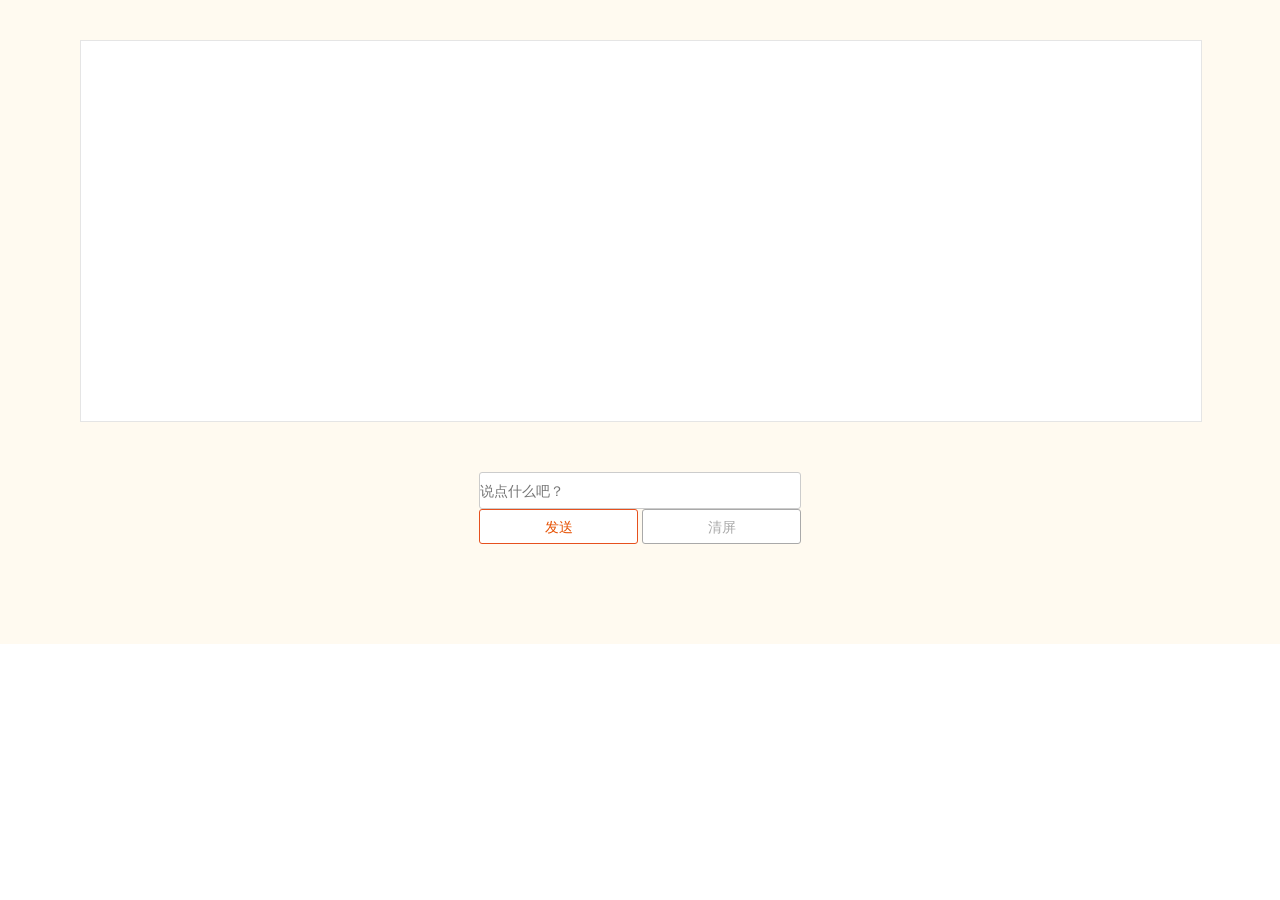
<file: day6/index.html>
<!DOCTYPE html>
<html lang="en">
<head>
  <meta charset="UTF-8">
  <meta name="viewport" content="width=device-width, initial-scale=1.0">
  <title>弹幕墙</title>
  <style>
    .con {
      background-color: floralwhite;
      padding: 40px 80px 80px;
    }
    #screen {
      background-color: #fff;
      width: 100%;
      height: 380px;
      border: 1px solid rgb(229, 229, 229);
      font-size: 14px;
    }

    .content {
      border: 1px solid rgb(204, 204, 204);
      border-radius: 3px;
      width: 320px;
      height: 35px;
      font-size: 14px;
      margin-top: 30px;

    }

    .send {
      border: 1px solid rgb(230, 80, 30);
      color: rgb(230, 80, 0);
      border-radius: 3px;
      text-align: center;
      padding: 0;
      height: 35px;
      line-height: 35px;
      font-size: 14px;
      width: 159px;
      background-color: white;
    }

    .clear {
      border: 1px solid;
      color: darkgray;
      border-radius: 3px;
      text-align: center;
      padding: 0;
      height: 35px;
      line-height: 35px;
      font-size: 14px;
      width: 159px;
      background-color: white;
    }

    .edit {
      margin: 20px;
      text-align: center;
    }

    .text {
      position: absolute;
    }
    *{
      margin: 0;
      padding: 0;
    }

    .dm_show{
      margin: 30px;
    }
</style>
</head>
<body>
  <div class="con">      
    <div id="screen">
      <div class="dm_show">
        <!-- <div>text message</div> -->
      </div>
    </div>
    <div class="edit">
      <p>
        <input placeholder="说点什么吧？" class="content" type="text" />
      </p>
      <p>
        <input type="button" class="send" value="发送" />
        <input type="button" class="clear" value="清屏" />
      </p>
    </div>   
  </div>
  <script type="text/javascript" src="https://cdn.staticfile.org/jquery/1.10.2/jquery.min.js"></script>
<script>
      $(function() {
        //设置“发送”按钮点击事件，将弹幕体显示在弹幕墙上
        $('.send').click(function() {
          var radomColors=parseInt(Math.random() * colors.length);//随机颜色
            var radomsize=parseInt(Math.random() * 64)
            var radomY=parseInt(Math.random()*500);//弹幕出现的随机高度
            $("<span></span>").text($(".content").val())//创建一个span并且给他input值
           .css("color",colors[radomColors]) //给样式增加随机生成的颜色
            .css("font-size",radomsize)
            /*.animate({left:-500},5000,function(){
                $(this).remove();}//让字体按5000毫秒的速度向左移动移动
            ).appendTo(".dm_show");
            $(".content").val("");*/
          //获取文本输入框的内容
          var val = $('.content').val();
          //将文本框的内容赋值给val后，将文本框的内容清除，以便用户下一次输入
          $('.content').val('');
          //将文本框内容用div包裹起来，便于后续处理
          var $content = $('<div class="text">' + val + '</div>');
          //获取弹幕墙对象
          $screen = $(document.getElementById("screen"));
          //设置弹幕体出现时的上边距，为任意值
          var top = Math.random() * $screen.height()+40;
          var radomColors=parseInt(Math.random() * colors.length);//随机颜色
          //设置弹幕体的上边距和左边距
          $content.css({
            top: top + "px",
            right: 80
          });
          //将弹幕体添加到弹幕墙中
          $('.dm_show').append($content);
          //弹幕体从左端移动到最右侧，时间为8秒，然后直接删除该元素
          $content.animate({
            right: $screen.width()+80-$content.width()
          }, 8000, function() {
            $(this).remove();
          });
        });
        //设置“清屏”点击事件，清除弹幕墙中的所有内容
        $('.clear').click(function() {
          $('.dm_show').empty();
        });
      });
</script>
</body>
</html>
</file>
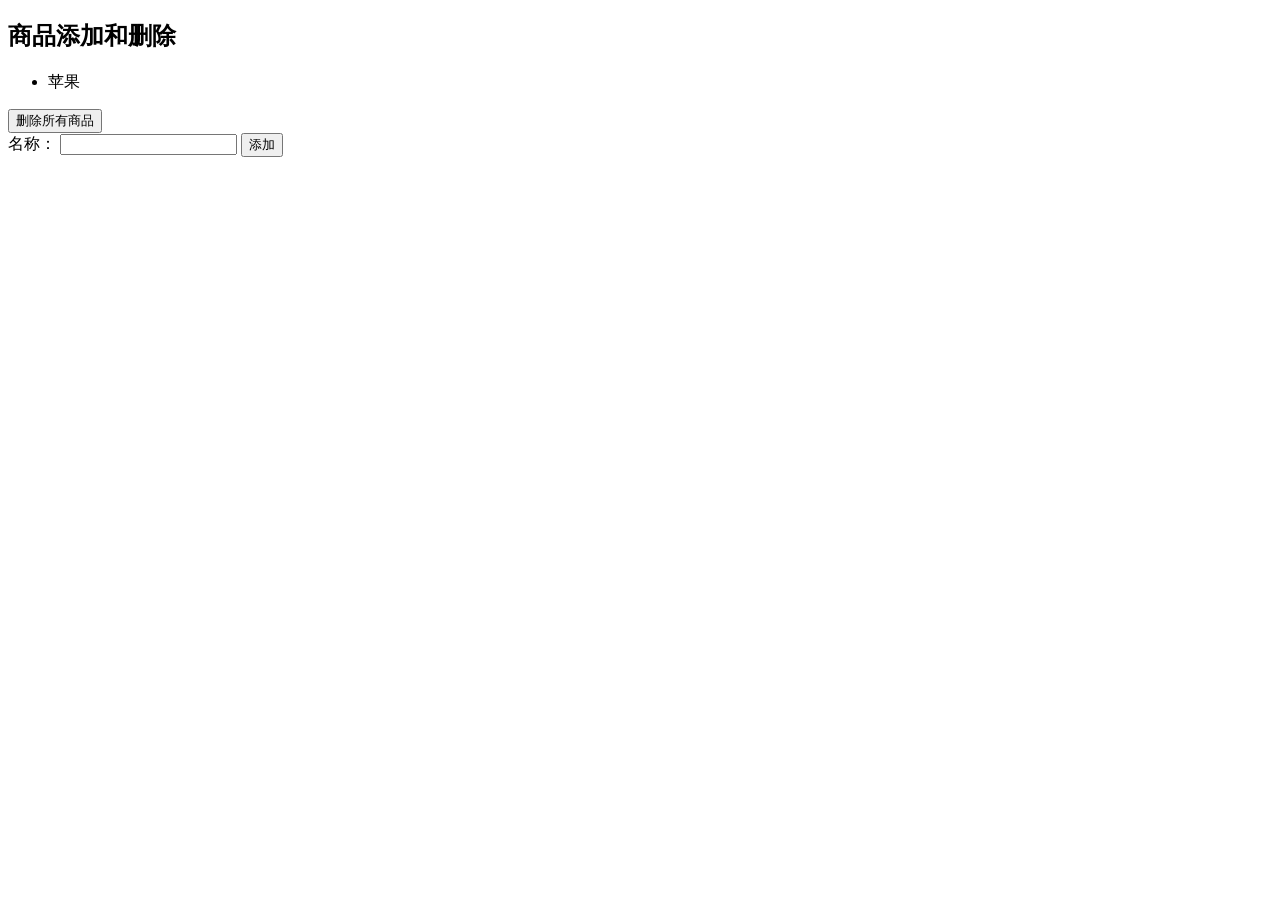
<file: day7/index.html>
<!DOCTYPE html>
<html lang="en">
<head>
    <meta charset="UTF-8">
    <meta name="viewport" content="width=device-width, initial-scale=1.0">
    <title>商品添加和删除</title>
    <style>
        .danger{
            color: red;
        }
    </style>
</head>
<body>
    <h2>商品添加和删除</h2>
    <div id="message"></div>
    <ul id="goods">
        <li>苹果</li>
    </ul>
    <div>
       <button id="delAllBtn"> 删除所有商品</button>
    </div>
    <div>
        <span>名称：</span>
        <input type="text" id="name">
        <button id="add">添加</button>
    </div>
    <script src="https://cdn.staticfile.org/jquery/1.10.2/jquery.min.js"></script>
    <script>  
            $(document).ready(function(){
            $('#add').click(function(){
                console.log('value:', $('#name').val());
                $('#goods').append('<li>'+$('#name').val()+'</li>');
                $('#message').html('添加了新商品:'+$('#name').val());
                $('#message').removeClass('danger');
                $('#goods li').click(function(){
                    $('#message').html('删除了商品:'+$(this).text());
                    $('#message').addClass('danger');
                    $(this).remove();
                });
            });
            $('#goods li').click(function(){
                $('#message').html('删除了商品:'+$(this).text());
                $('#message').addClass('danger');
                $(this).remove();
            });
            $('#delAllBtn').click(function(){
                $('#goods li').remove();
            })
        });
    </script> 
</body>
</html>
</file>
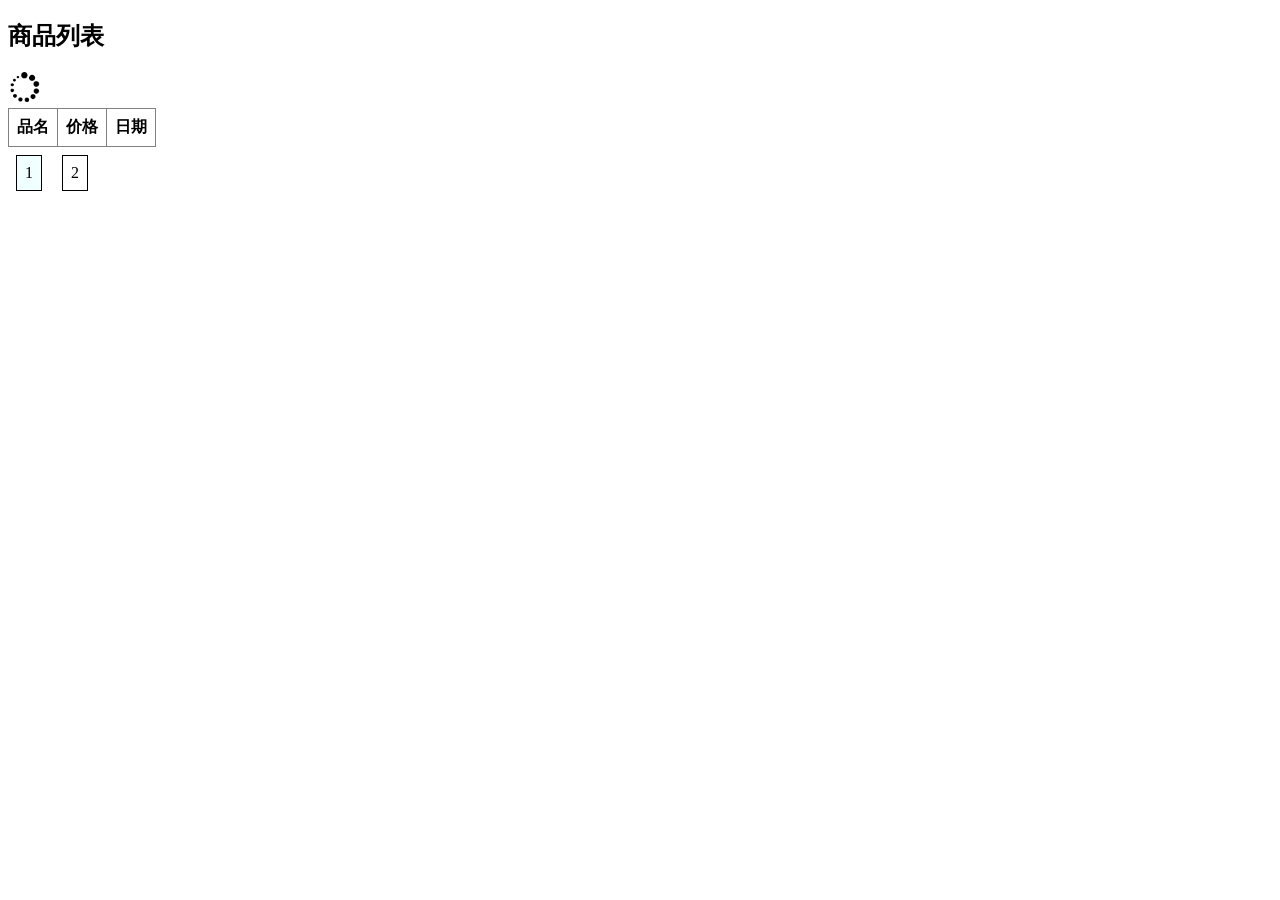
<file: day8/index.html>
<!DOCTYPE html> 
 <html lang="en"> 
 <head> 
     <meta charset="UTF-8"> 
     <meta name="viewport" content="width=device-width, initial-scale=1.0"> 
    <title>商品添加和删除</title> 
     <style> 
     #message { 
         color:red; 
     } 
     #goods th,td{ 
         padding:8px; 
     } 
     #pagination { 
         list-style-type: none; 
         margin:0; 
         padding:0; 
     } 
     #pagination li { 
         display:inline-block; 
         border:1px solid black; 
         padding: 8px; 
         margin: 8px; 
     } 
     #pagination li:hover { 
         cursor:pointer; 
     } 
     #pagination li.active { 
         background-color:azure; 
     } 
     #mask { 
         position: absolute; 
         top:0; 
         left:0; 
         width:100%; 
         height:100%; 
         background-color: black; 
         opacity: 0.2; 
         z-index: 1000; 
         text-align: center; 
     } 
     </style> 
 </head> 
 <body> 
     <h2>商品列表</h2> 
     <div > 
         <img id="loading" src="images/Loading.png"  style="width:32px;height:32px;"> 
         <div style="position:relative;"> 
             <table id="goods" border="1" style="border-collapse: collapse;"> 
                 <tr> 
                     <th>品名</th> 
                     <th>价格</th> 
                     <th>日期</th> 
                </tr> 
             </table> 
 
 
         </div> 
 
 
         <div> 
             <ul id="pagination"> 
                 <li class="active">1</li> 
                 <li>2</li> 
             </ul> 
         </div> 
     </div> 
 
 
     <script src="https://apps.bdimg.com/libs/jquery/2.1.4/jquery.min.js"></script> 
     <script src="https://cdn.bootcdn.net/ajax/libs/axios/0.19.2/axios.min.js"></script> 
     <script src="js/index.js"> 
    </script> 
</body> 
 </html>
</file>
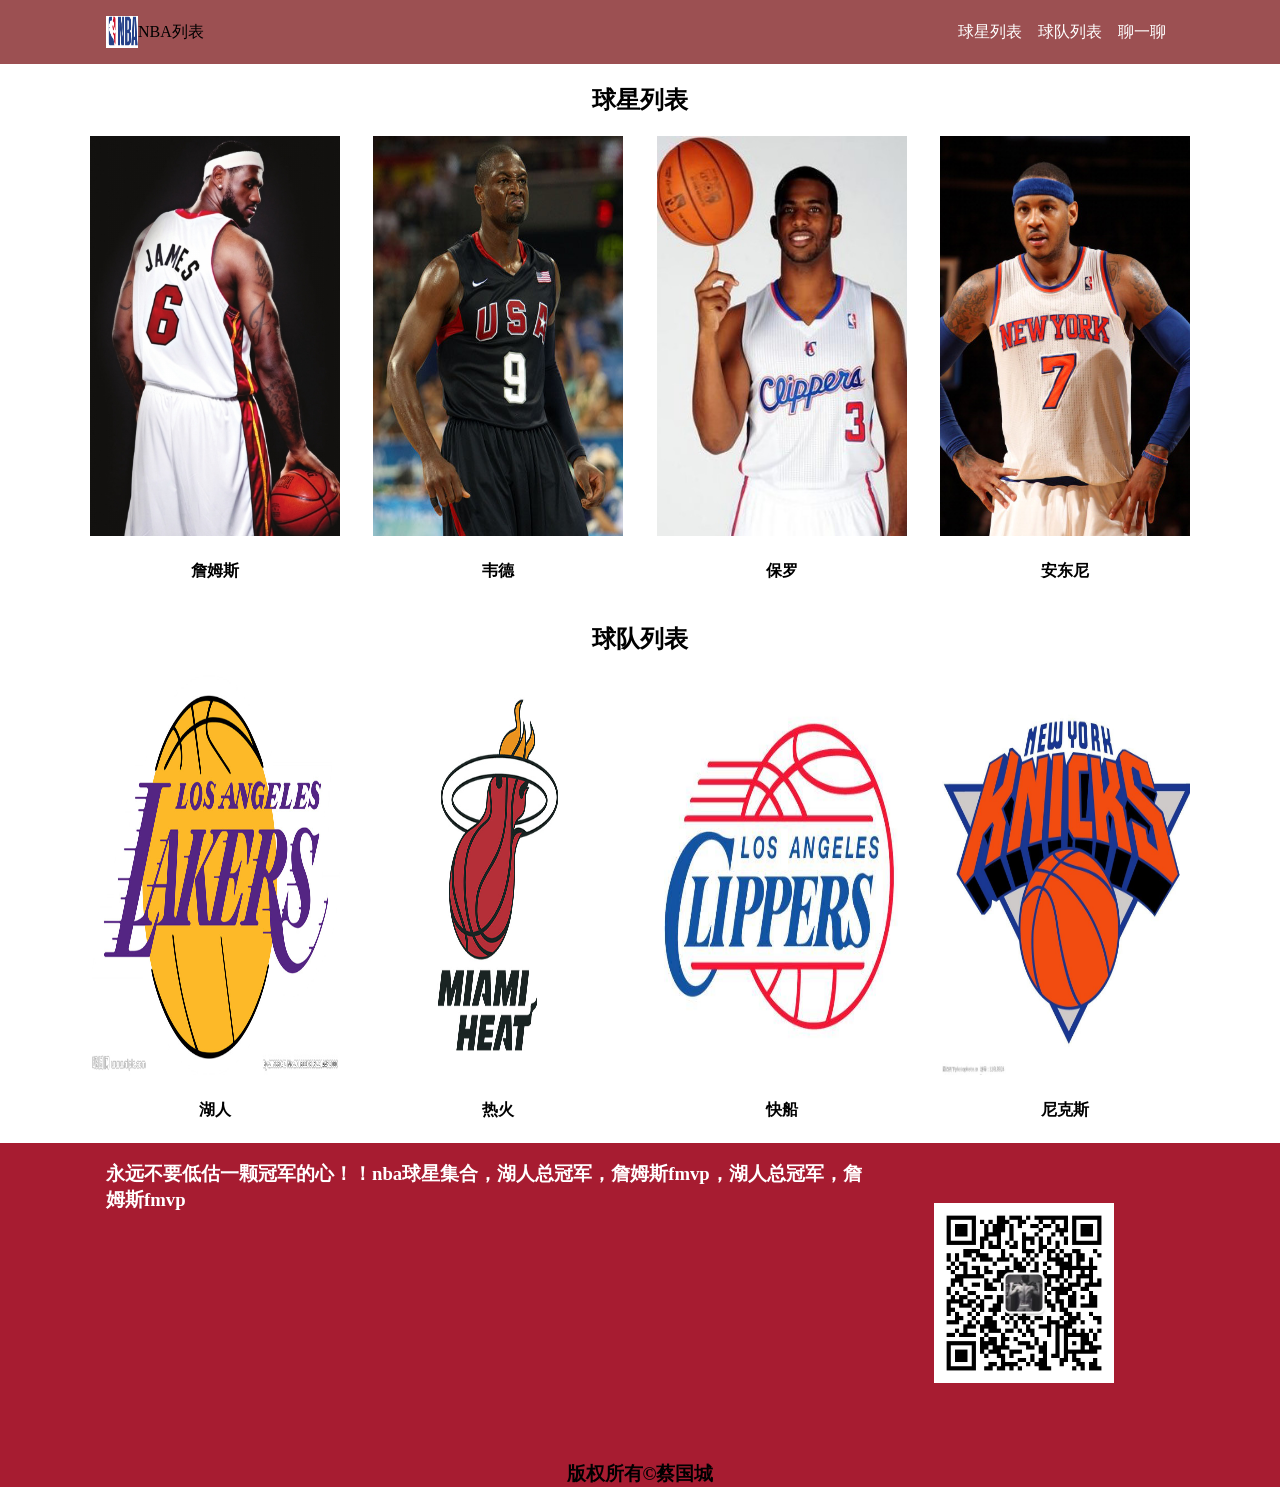
<file: test3/index.html>
<!DOCTYPE html>
<html lang="en">
<head>
    <meta charset="UTF-8">
    <meta name="viewport" content="width=device-width, initial-scale=1.0">
    <title>NBA</title>
    <link rel="stylesheet" type="text/css" href="style/test3.css">
</head>
<body>
    <header>
        <div class="container">
            <div class="header-title">
                <img src="./images/nba.png" alt="nba" class="icon">
                <span>NBA列表</span>
            </div>
            <nav class="nav">
                <ul>
                    <li><a href="#c1">球星列表</a></li>
                    <li><a href="#c2">球队列表</a></li>
                    <li><a href="#c3">聊一聊</a></li>
                </ul>
            </nav>
        </div>
    </header>
    <section>
        <div class="container column">
            <h2 class="section-title" id="c1">球星列表</h2>
            <ul class="gallery">
                <li>
                    <img src="./images/LBJ.jpg" alt="james"">
                    <h4>詹姆斯</h4>
                </li>
                <li>
                    <img src="./images/wade.jpg" alt="wade">
                    <h4>韦德</h4>
                </li>
                <li>
                    <img src="./images/cp3.jpg" alt="cp3">
                    <h4>保罗</h4>
                </li>
                <li>
                    <img src="./images/melo.jpg" alt="melo">
                    <h4>安东尼</h4>
                </li>
            </ul>
        </div>
        <div class="container column">
            <h2 class="section-title" id="c2">球队列表</h2>
            <ul class="gallery">
                <li>
                    <img src="./images/laker.jpg" alt="lakers">
                    <h4>湖人</h4>
                </li>
                <li>
                    <img src="./images/heat.jpg" alt="heat">
                    <h4>热火</h4>
                </li>
                <li>
                    <img src="./images/clippers.jpg" alt="clippers">
                    <h4>快船</h4>
                </li>
                <li>
                    <img src="./images/knicks.jpg" alt="knicks">
                    <h4>尼克斯</h4>
                </li>
            </ul>
        </div>
    </section>
    <footer>
        <div class="container">
            <div class="left">
                <h3 style="vertical-align: middle;" id="c3">永远不要低估一颗冠军的心！！nba球星集合，湖人总冠军，詹姆斯fmvp，湖人总冠军，詹姆斯fmvp</h3>
            </div>
            <div class="right">
                <img src="./images/vx.png" alt="二维码" class="qrcode">
            </div>
        </div>
        <div id="bottom" style="text-align: center;">
            <h3>版权所有&copy;蔡国城</h3>
        </div>
    </footer>
</body>
</html>
</file>
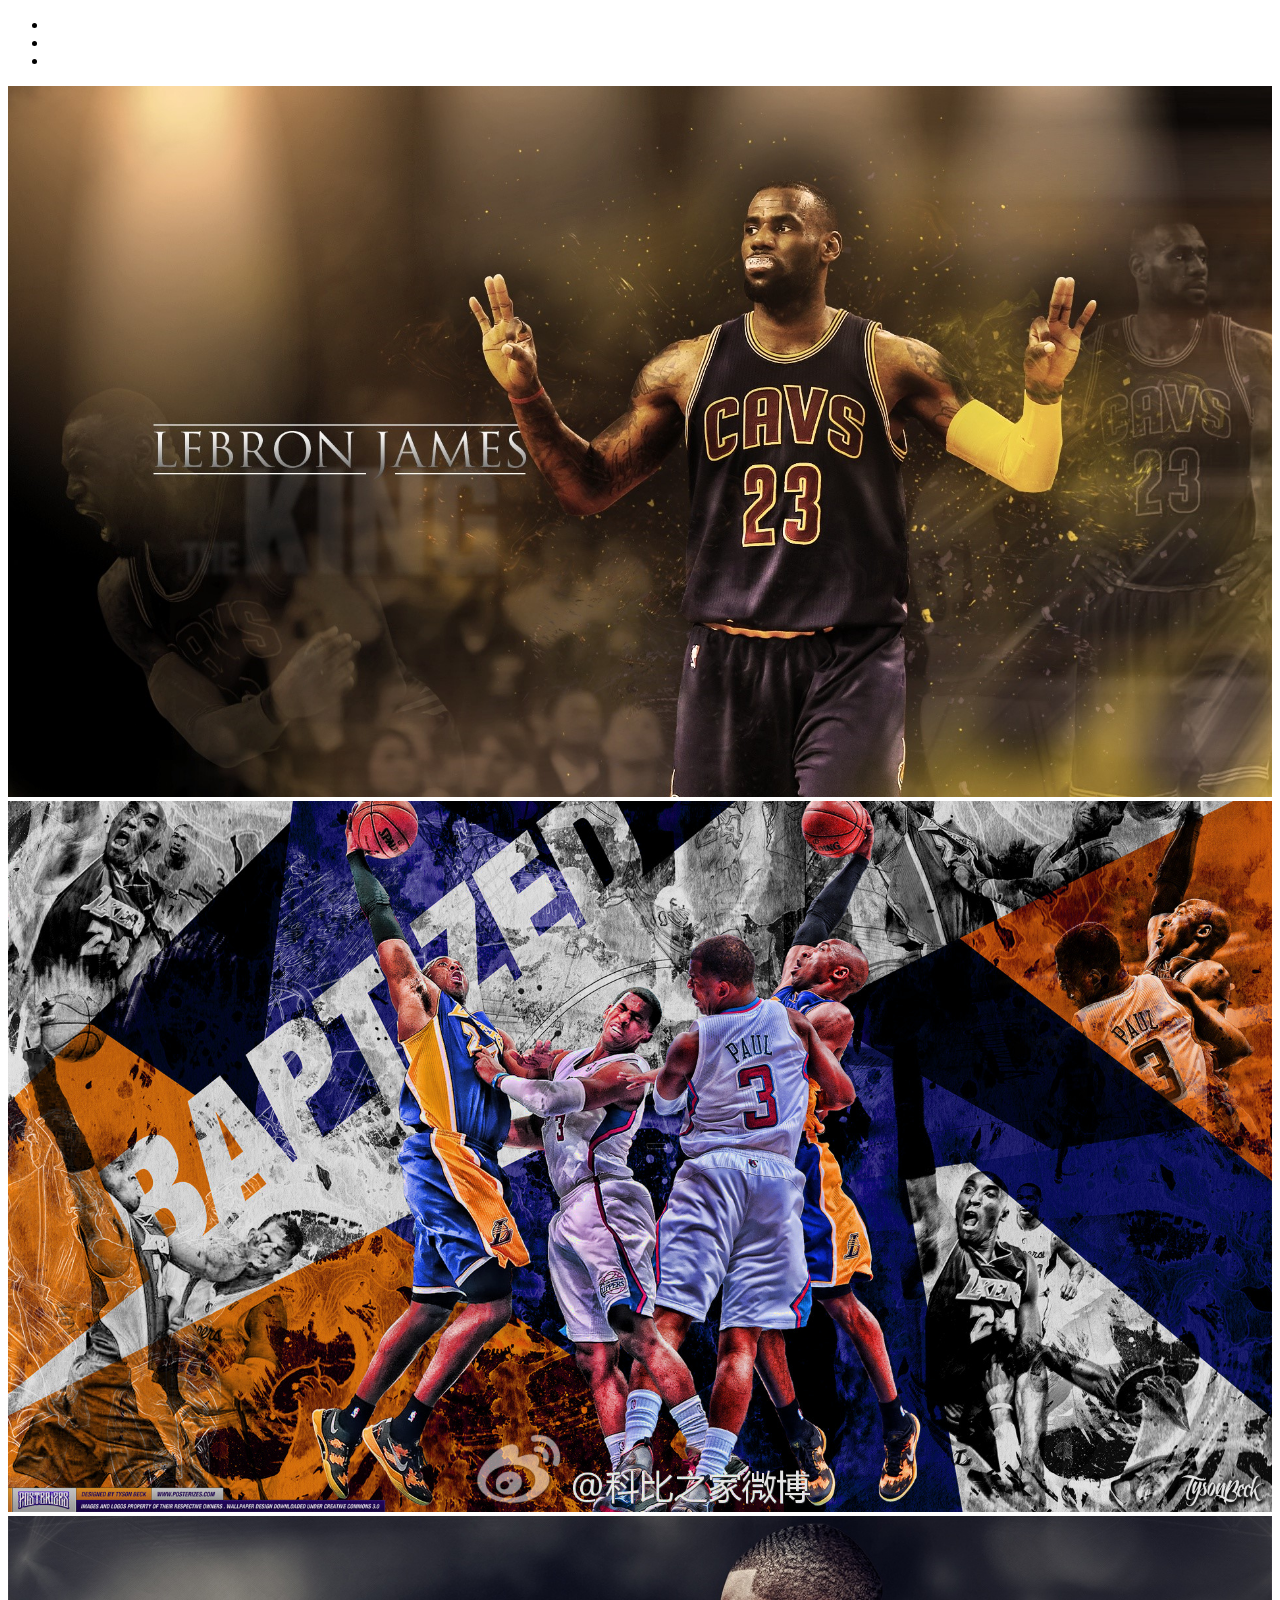
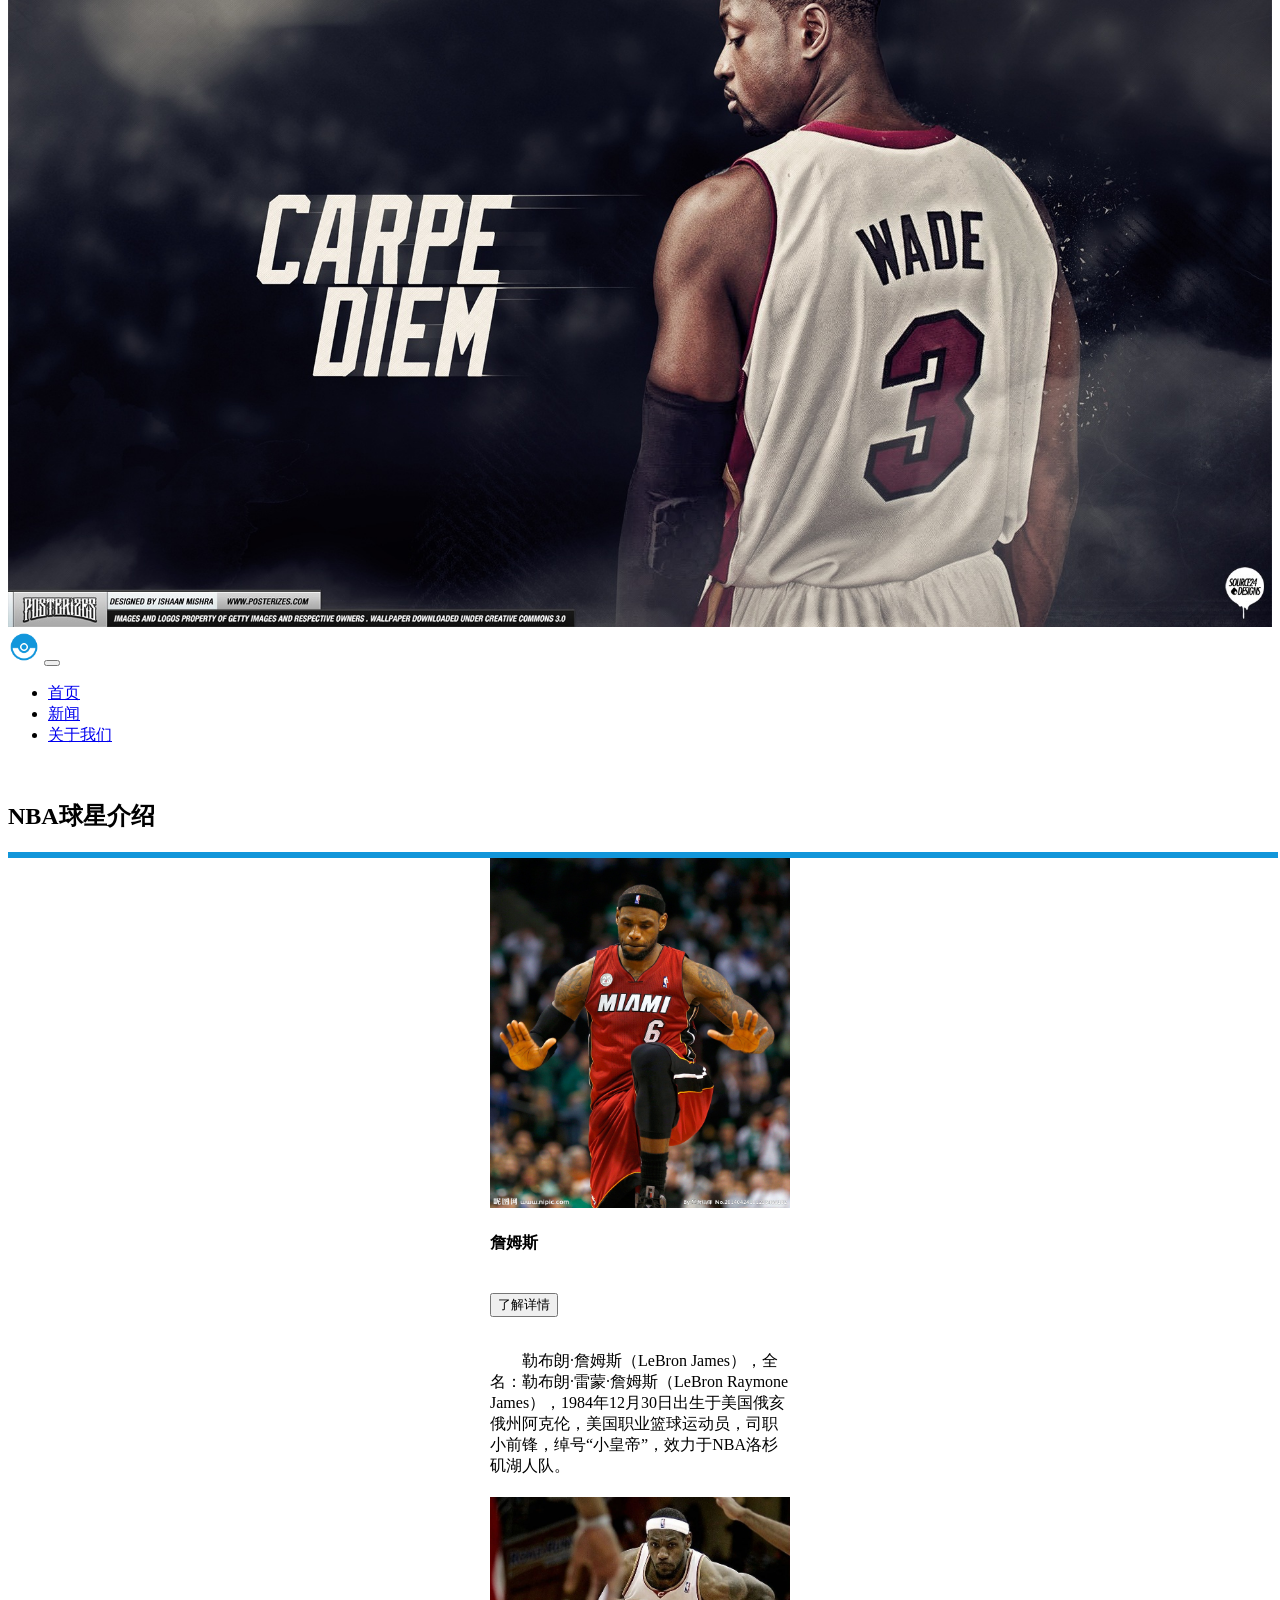
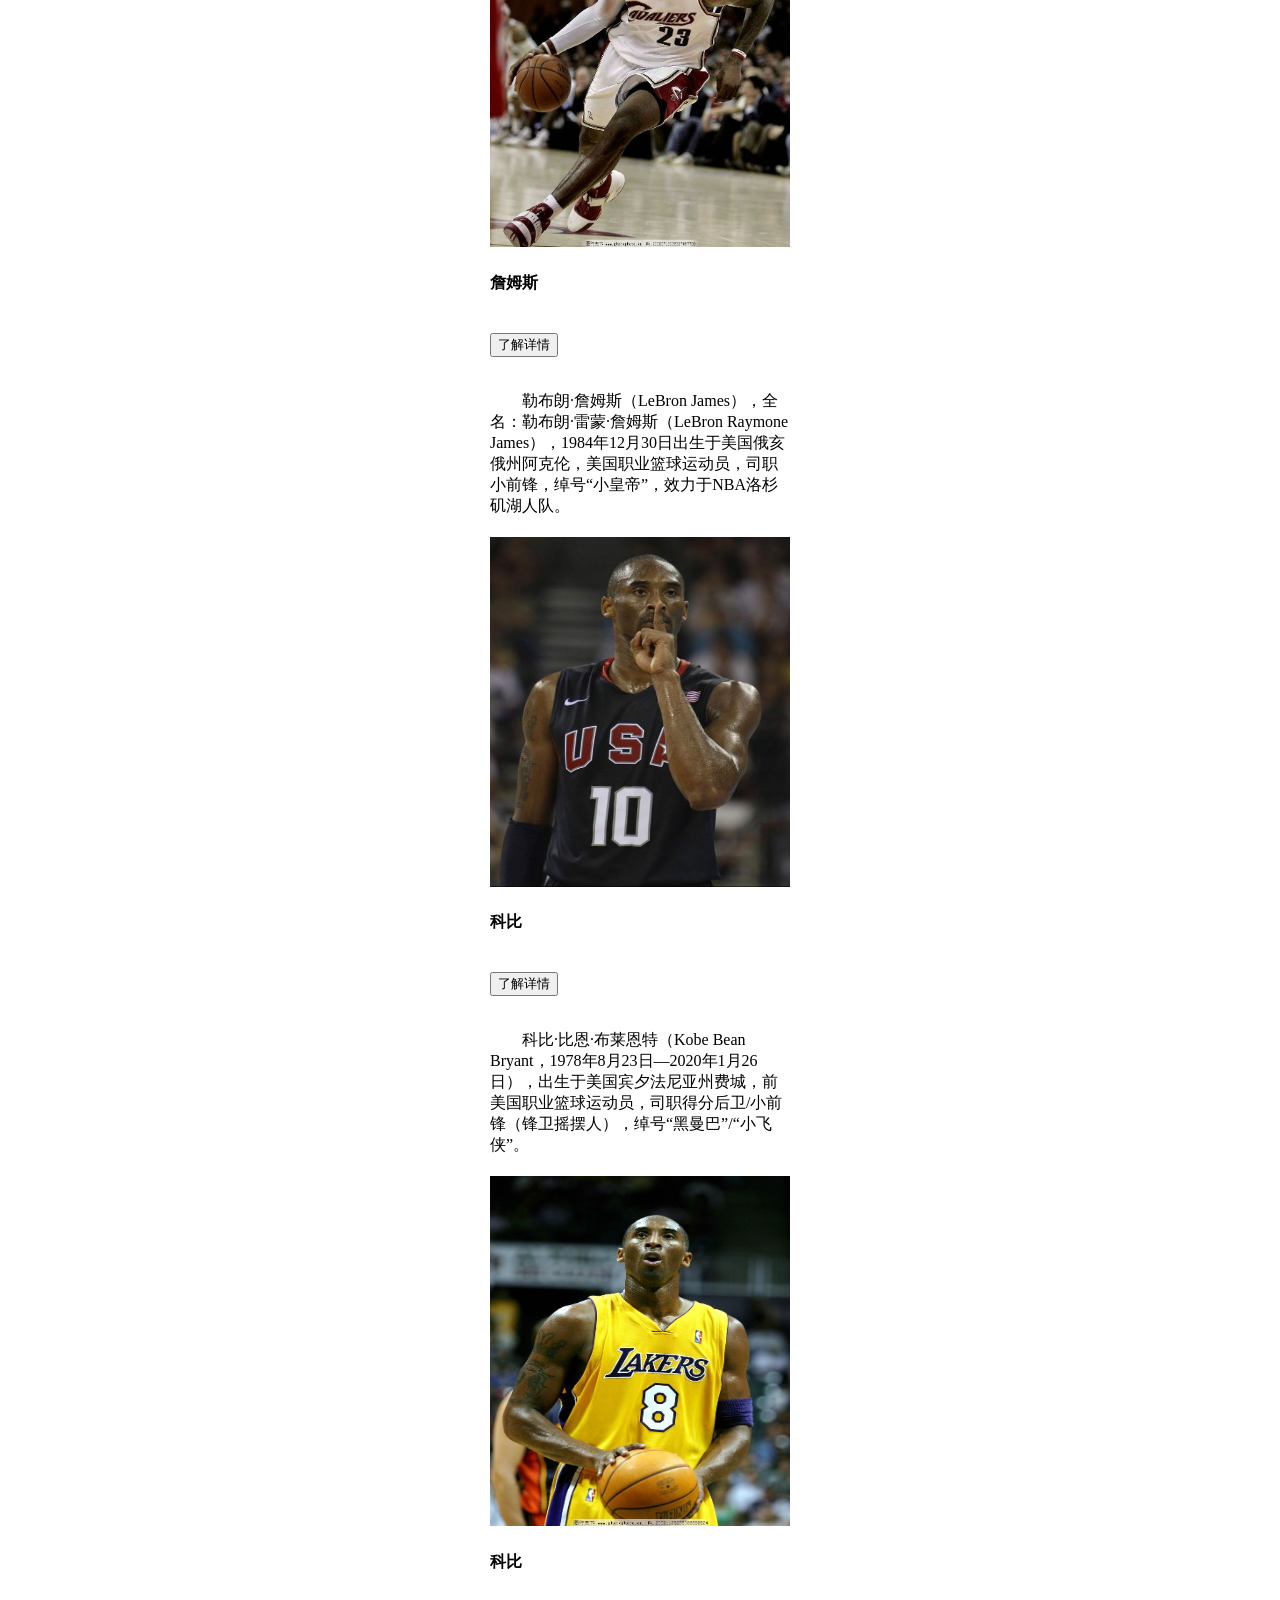
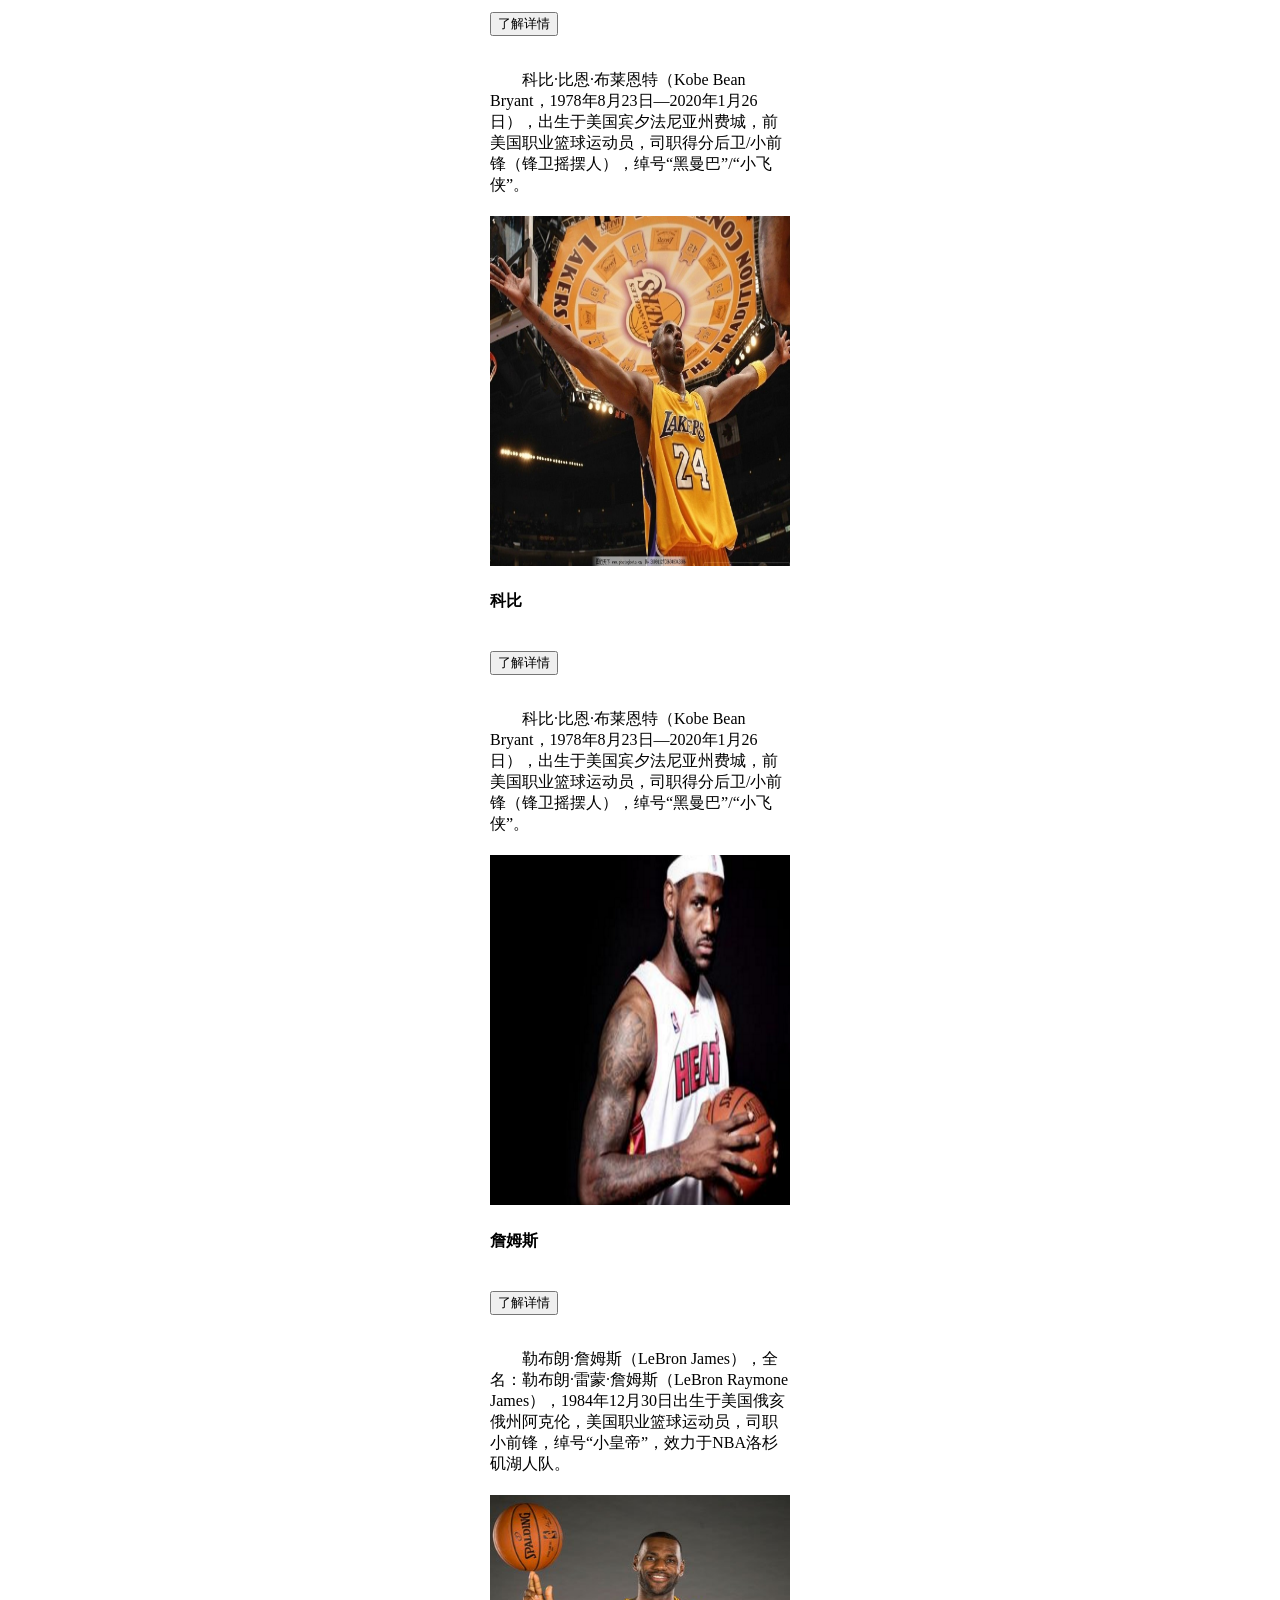
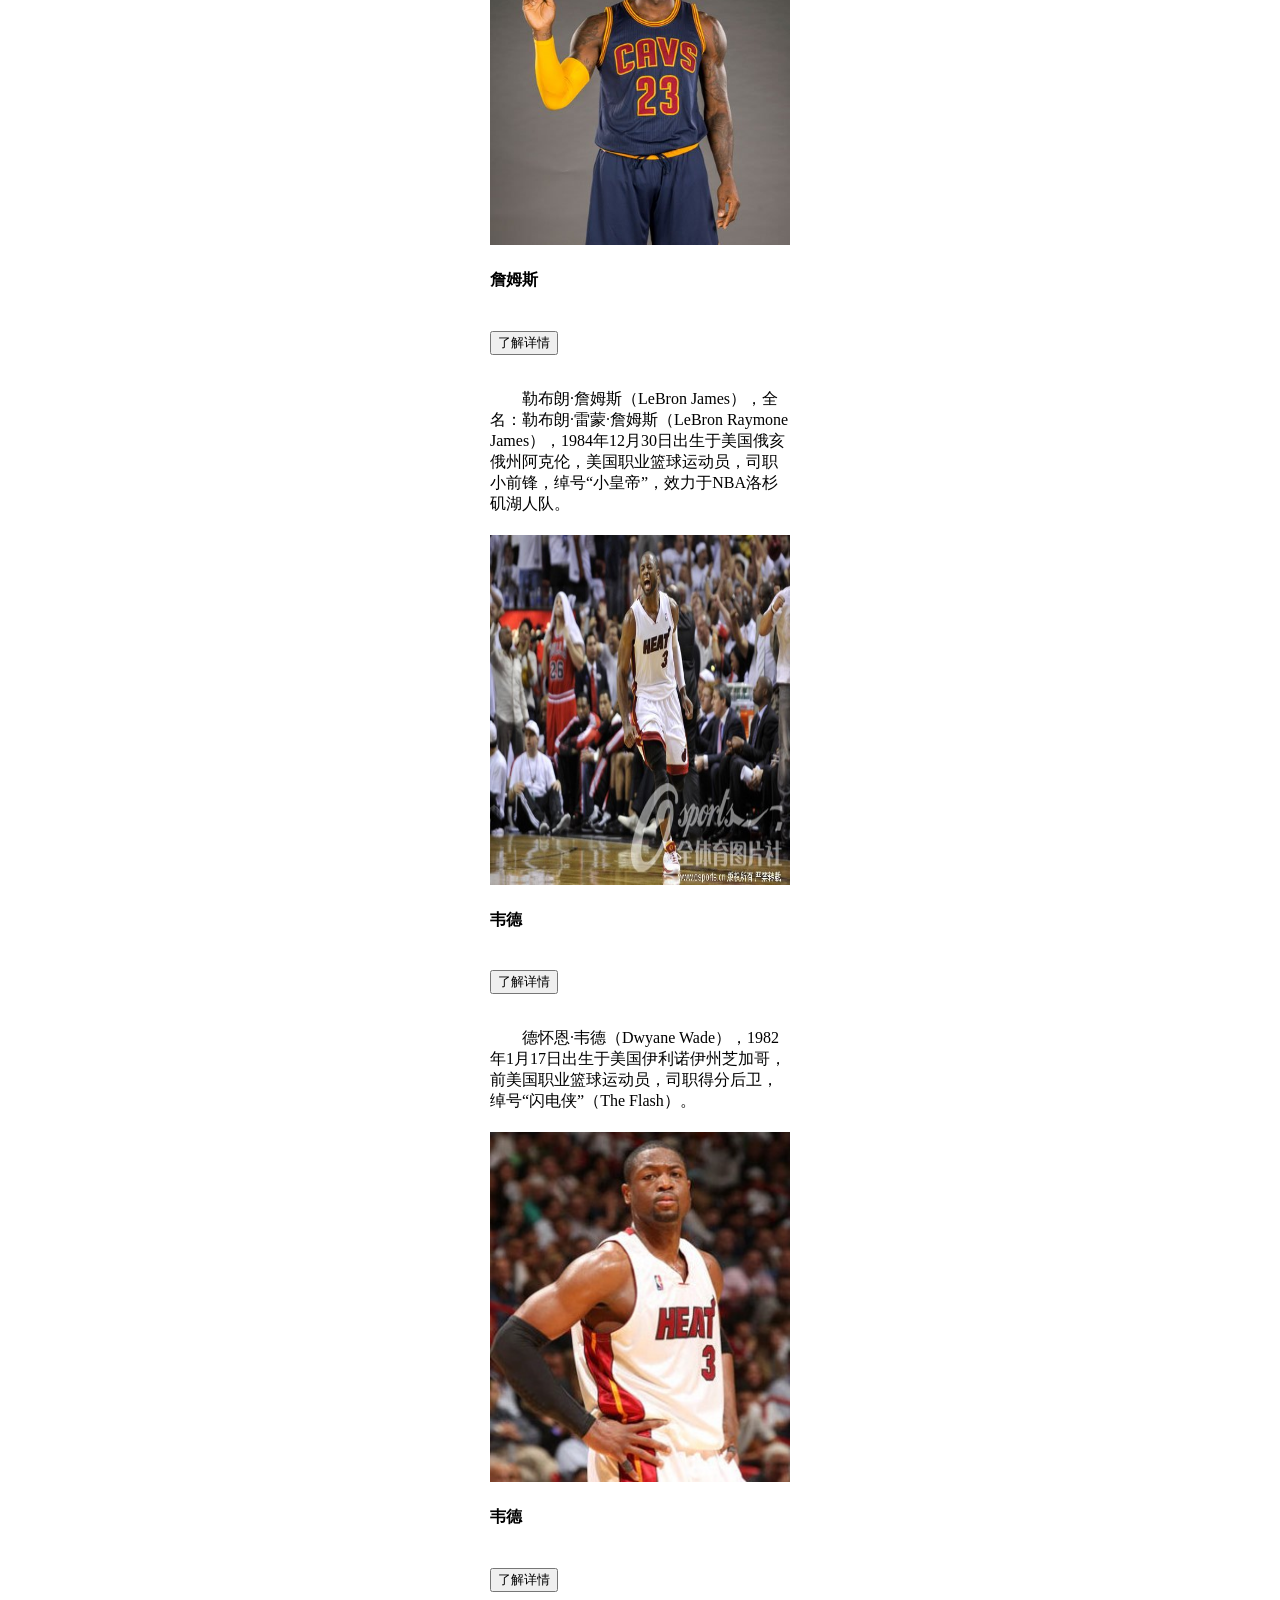
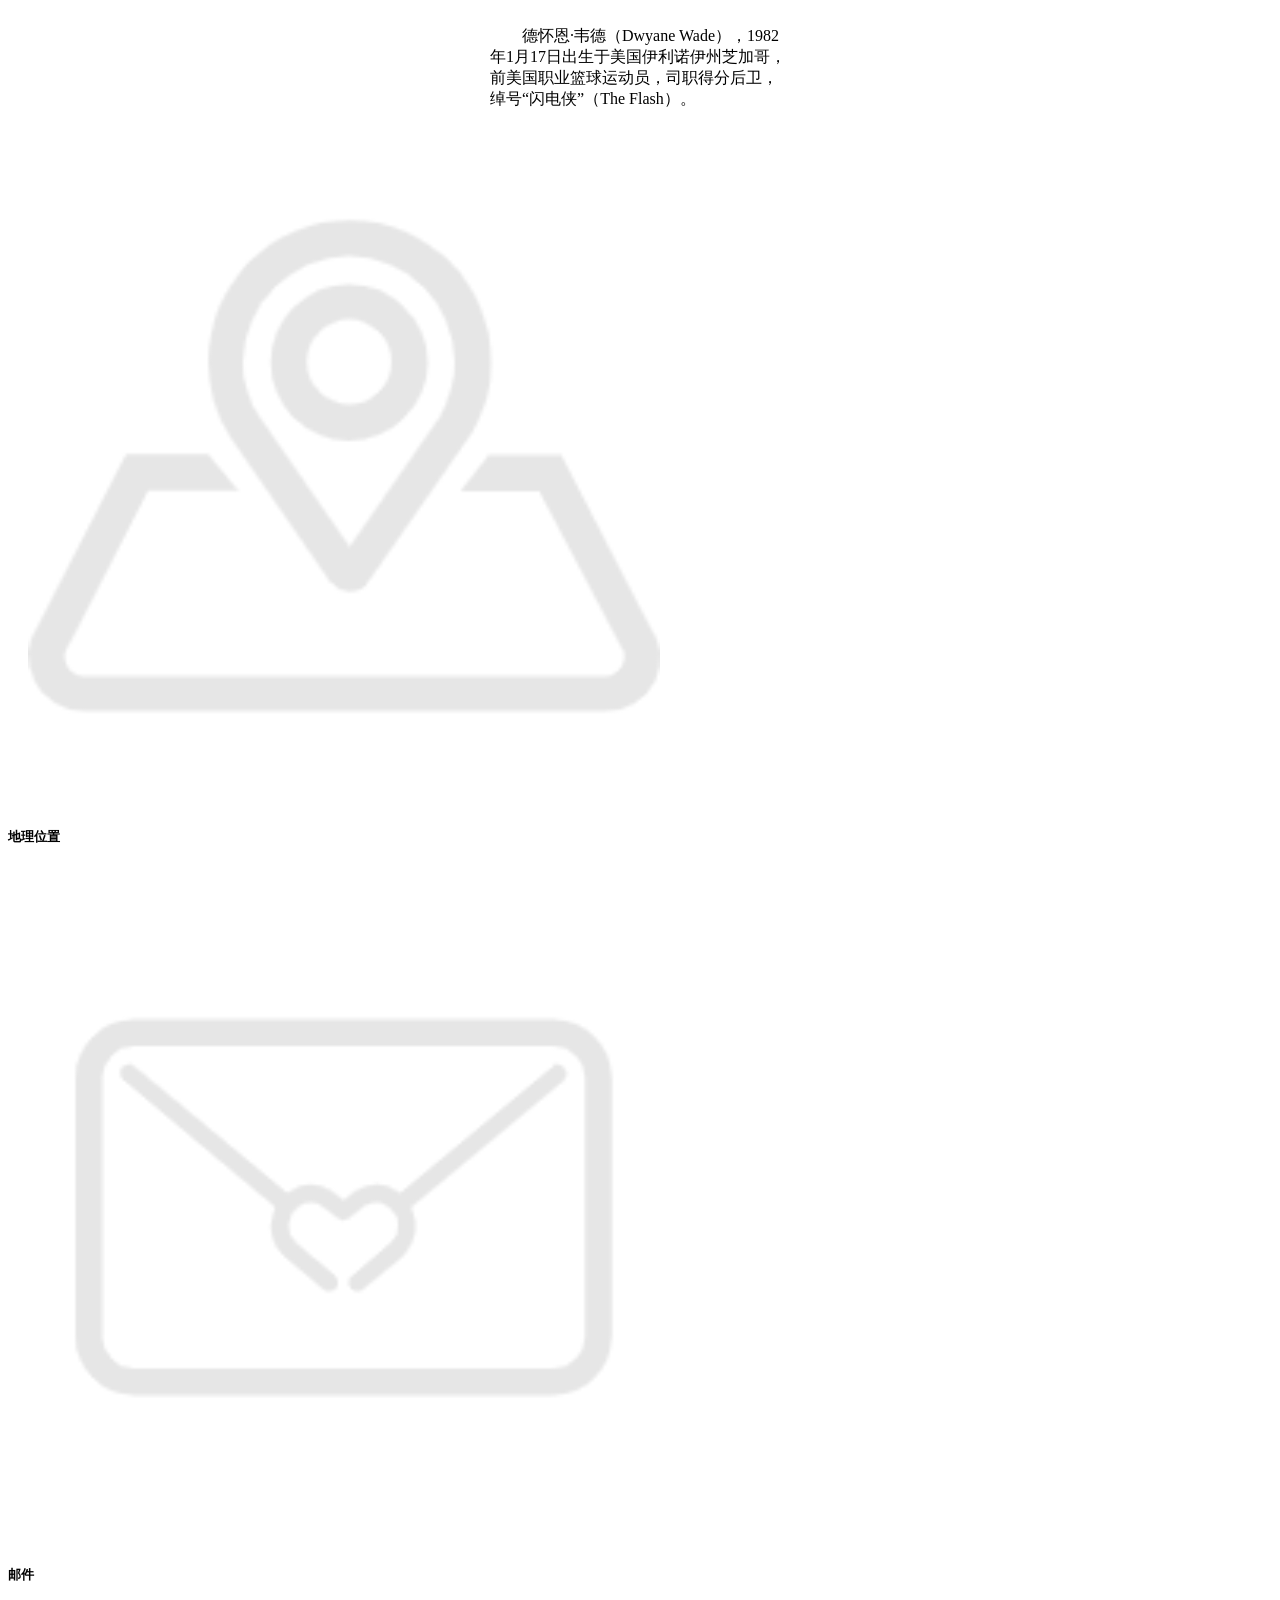
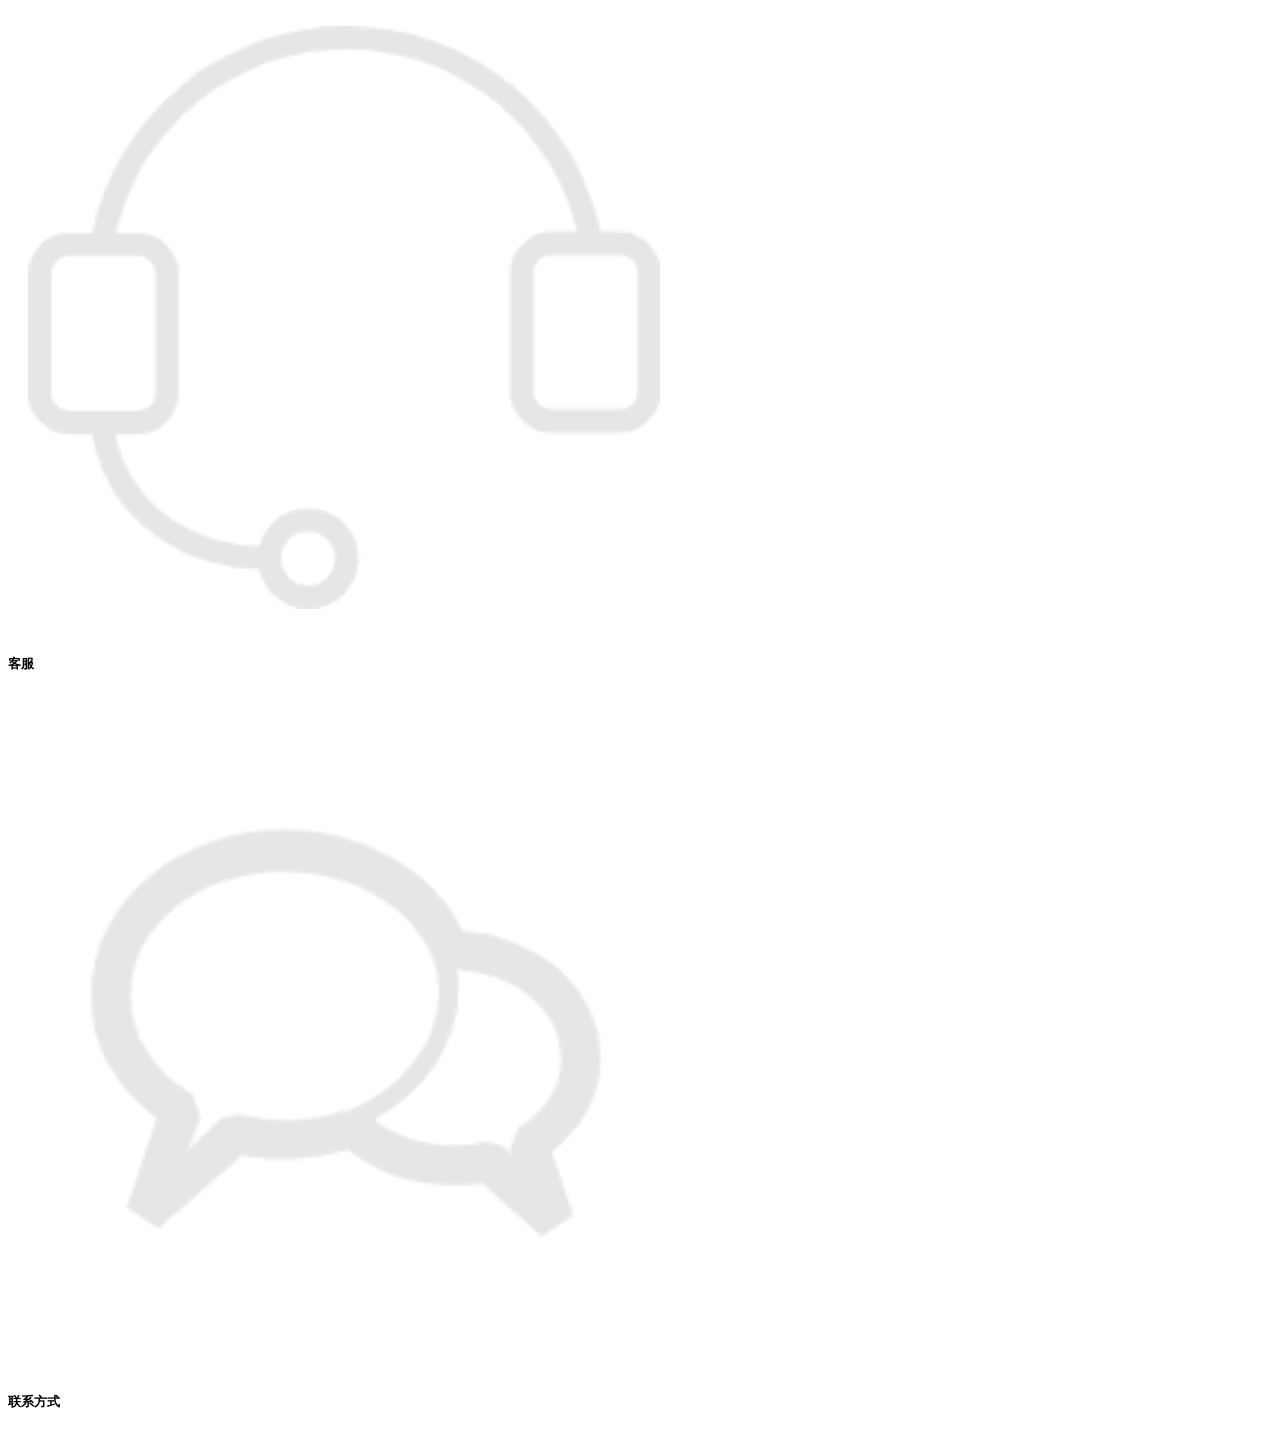
<file: test5/index.html>
<!DOCTYPE html>
<html lang="en">

<head>
    <meta charset="UTF-8">
    <meta name="viewport" content="width=device-width, initial-scale=1.0">
    <title>动漫-体育之企业站首页</title>

    <link rel="stylesheet" href="https://cdn.staticfile.org/twitter-bootstrap/4.3.1/css/bootstrap.min.css">
    <script src="https://cdn.staticfile.org/jquery/3.2.1/jquery.min.js"></script>
    <script src="https://cdn.staticfile.org/popper.js/1.15.0/umd/popper.min.js"></script>
    <script src="https://cdn.staticfile.org/twitter-bootstrap/4.3.1/js/bootstrap.min.js"></script>
    <link rel="icon" href="./images/wy.ico" type="image/x-icon">
    <link rel="stylesheet" href="./style/base.css">
</head>

<body>
    <div class="container-fruit">
        <div class="row">
            <div class="col-sm-12 col-md-12 col-lg-12">
                <div id="demo" class="carousel slide" data-ride="carousel">
                    <!-- 指示符 -->
                    <ul class="carousel-indicators">
                        <li data-target="#demo" data-slide-to="0" class="active"></li>
                        <li data-target="#demo" data-slide-to="1"></li>
                        <li data-target="#demo" data-slide-to="2"></li>
                    </ul>
                    <!-- 轮播图片 -->
                    <div class="carousel-inner">
                        <div class="carousel-item active">
                            <img src="./images/James.jpg">
                        </div>
                        <div class="carousel-item">
                            <img src="./images/KB.jpg">
                        </div>
                        <div class="carousel-item">
                            <img src="./images/WD.jpg">
                        </div>
                    </div>
                    <!-- 左右切换按钮 -->
                    <a class="carousel-control-prev" href="#demo" data-slide="prev">
                        <span class="carousel-control-prev-icon"></span>
                    </a>
                    <a class="carousel-control-next" href="#demo" data-slide="next">
                        <span class="carousel-control-next-icon"></span>
                    </a>
                </div>
            </div>
        </div>

        <div class="row">
            <div class="col-sm-12">
                <nav class="navbar navbar-expand-md bg-dark navbar-dark">
                    <a class="navbar-brand" href="#"><img src="./images/logo.png" alt="logo" class="icon"></a>
                    <button class="navbar-toggler" type="button" data-toggle="collapse"
                        data-target="#collapsibleNavbar">
                        <span class="navbar-toggler-icon"></span>
                    </button>
                    <div class="collapse navbar-collapse" id="collapsibleNavbar">
                        <ul class="navbar-nav">
                            <li class="nav-item">
                                <a class="nav-link active" href="./index.html">首页</a>
                            </li>
                            <li class="nav-item">
                                <a class="nav-link" href="./news.html">新闻</a>
                            </li>
                            <li class="nav-item">
                                <a class="nav-link" href="./about.html">关于我们</a>
                            </li>
                        </ul>
                    </div>
                </nav>
            </div>
        </div><br>
        <div class="container">
            <div class="row">
                <div class="col-sm-12 col-md-12 col-lg-12 text-center">
                    <h2>NBA球星介绍</h2>
                    <hr>
                </div>
            </div>
            <div class="row">
                <div class="col-sm-12 col-md-6 col-lg-4">
                    <div class="card bg-light" style="width:300px">
                        <img class="card-img-top" src="./images/lbj1.jpg" alt="Card image" style="width:100%; height:350px">
                        <div class="card-body">
                            <h4 class="card-title text-center">詹姆斯</h4><br>
                            <div class="text-center"><button type="button" class="btn btn-primary"
                                    data-toggle="collapse" data-target="#demo1">了解详情</button></div><br>
                            <div id="demo1" class="collapse">
                                <p>
                                    勒布朗·詹姆斯（LeBron James），全名：勒布朗·雷蒙·詹姆斯（LeBron Raymone James），1984年12月30日出生于美国俄亥俄州阿克伦，美国职业篮球运动员，司职小前锋，绰号“小皇帝”，效力于NBA洛杉矶湖人队。
                                </p>
                            </div>
                        </div>
                    </div>
                </div>
                <div class="col-sm-12 col-md-6 col-lg-4">
                    <div class="card bg-light" style="width:300px">
                        <img class="card-img-top" src="./images/lbj2.jpg" alt="Card image" style="width:100%; height:350px">
                        <div class="card-body">
                            <h4 class="card-title text-center">詹姆斯</h4><br>
                            <div class="text-center"><button type="button" class="btn btn-primary"
                                    data-toggle="collapse" data-target="#demo2">了解详情</button></div><br>
                            <div id="demo2" class="collapse">
                                <p>
                                    勒布朗·詹姆斯（LeBron James），全名：勒布朗·雷蒙·詹姆斯（LeBron Raymone James），1984年12月30日出生于美国俄亥俄州阿克伦，美国职业篮球运动员，司职小前锋，绰号“小皇帝”，效力于NBA洛杉矶湖人队。
                                </p>
                            </div>
                        </div>
                    </div>
                </div>
                <div class="col-sm-12 col-md-6 col-lg-4">
                    <div class="card bg-light" style="width:300px">
                        <img class="card-img-top" src="./images/kobe1.jpg" alt="Card image" style="width:100%; height:350px">
                        <div class="card-body">
                            <h4 class="card-title text-center">科比</h4><br>
                            <div class="text-center"><button type="button" class="btn btn-primary"
                                    data-toggle="collapse" data-target="#demo3">了解详情</button></div><br>
                            <div id="demo3" class="collapse">
                                <p>
                                    科比·比恩·布莱恩特（Kobe Bean Bryant，1978年8月23日—2020年1月26日），出生于美国宾夕法尼亚州费城，前美国职业篮球运动员，司职得分后卫/小前锋（锋卫摇摆人），绰号“黑曼巴”/“小飞侠”。
                                </p>
                            </div>
                        </div>
                    </div>
                </div>
                <div class="col-sm-12 col-md-6 col-lg-4">
                    <div class="card bg-light" style="width:300px">
                        <img class="card-img-top" src="./images/kobe2.jpg" alt="Card image" style="width:100%; height:350px">
                        <div class="card-body">
                            <h4 class="card-title text-center">科比</h4><br>
                            <div class="text-center"><button type="button" class="btn btn-primary"
                                    data-toggle="collapse" data-target="#demo4">了解详情</button></div><br>
                            <div id="demo4" class="collapse">
                                <p>
                                    科比·比恩·布莱恩特（Kobe Bean Bryant，1978年8月23日—2020年1月26日），出生于美国宾夕法尼亚州费城，前美国职业篮球运动员，司职得分后卫/小前锋（锋卫摇摆人），绰号“黑曼巴”/“小飞侠”。
                                </p>
                            </div>
                        </div>
                    </div>
                </div>
                <div class="col-sm-12 col-md-6 col-lg-4">
                    <div class="card bg-light" style="width:300px">
                        <img class="card-img-top" src="./images/kobe.jpg" alt="Card image" style="width:100%; height:350px">
                        <div class="card-body">
                            <h4 class="card-title text-center">科比</h4><br>
                            <div class="text-center"><button type="button" class="btn btn-primary"
                                    data-toggle="collapse" data-target="#demo5">了解详情</button></div><br>
                            <div id="demo5" class="collapse">
                                <p>
                                    科比·比恩·布莱恩特（Kobe Bean Bryant，1978年8月23日—2020年1月26日），出生于美国宾夕法尼亚州费城，前美国职业篮球运动员，司职得分后卫/小前锋（锋卫摇摆人），绰号“黑曼巴”/“小飞侠”。
                                </p>
                            </div>
                        </div>
                    </div>
                </div>
                <div class="col-sm-12 col-md-6 col-lg-4">
                    <div class="card bg-light" style="width:300px">
                        <img class="card-img-top" src="./images/lbj3.png" alt="Card image" style="width:100%; height:350px">
                        <div class="card-body">
                            <h4 class="card-title text-center">詹姆斯</h4><br>
                            <div class="text-center"><button type="button" class="btn btn-primary"
                                    data-toggle="collapse" data-target="#demo6">了解详情</button></div><br>
                            <div id="demo6" class="collapse">
                                <p>
                                    勒布朗·詹姆斯（LeBron James），全名：勒布朗·雷蒙·詹姆斯（LeBron Raymone James），1984年12月30日出生于美国俄亥俄州阿克伦，美国职业篮球运动员，司职小前锋，绰号“小皇帝”，效力于NBA洛杉矶湖人队。
                                </p>
                            </div>
                        </div>
                    </div>
                </div>
                <div class="col-sm-12 col-md-6 col-lg-4">
                    <div class="card bg-light" style="width:300px">
                        <img class="card-img-top" src="./images/lbj4.jpg" alt="Card image" style="width:100%; height:350px">
                        <div class="card-body">
                            <h4 class="card-title text-center">詹姆斯</h4><br>
                            <div class="text-center"><button type="button" class="btn btn-primary"
                                    data-toggle="collapse" data-target="#demo7">了解详情</button></div><br>
                            <div id="demo7" class="collapse">
                                <p>
                                    勒布朗·詹姆斯（LeBron James），全名：勒布朗·雷蒙·詹姆斯（LeBron Raymone James），1984年12月30日出生于美国俄亥俄州阿克伦，美国职业篮球运动员，司职小前锋，绰号“小皇帝”，效力于NBA洛杉矶湖人队。
                                </p>
                            </div>
                        </div>
                    </div>
                </div>
                <div class="col-sm-12 col-md-6 col-lg-4">
                    <div class="card bg-light" style="width:300px">
                        <img class="card-img-top" src="./images/wade.jpg" alt="Card image" style="width:100%; height:350px">
                        <div class="card-body">
                            <h4 class="card-title text-center">韦德</h4><br>
                            <div class="text-center"><button type="button" class="btn btn-primary"
                                    data-toggle="collapse" data-target="#demo8">了解详情</button></div><br>
                            <div id="demo8" class="collapse">
                                <p>
                                    德怀恩·韦德（Dwyane Wade），1982年1月17日出生于美国伊利诺伊州芝加哥，前美国职业篮球运动员，司职得分后卫，绰号“闪电侠”（The Flash）。
                                </p>
                            </div>
                        </div>
                    </div>
                </div>
                <div class="col-sm-12 col-md-6 col-lg-4">
                    <div class="card bg-light" style="width:300px">
                        <img class="card-img-top" src="./images/wade1.jpg" alt="Card image" style="width:100%; height:350px">
                        <div class="card-body">
                            <h4 class="card-title text-center">韦德</h4><br>
                            <div class="text-center"><button type="button" class="btn btn-primary"
                                    data-toggle="collapse" data-target="#demo9">了解详情</button></div><br>
                            <div id="demo9" class="collapse">
                                <p>
                                    德怀恩·韦德（Dwyane Wade），1982年1月17日出生于美国伊利诺伊州芝加哥，前美国职业篮球运动员，司职得分后卫，绰号“闪电侠”（The Flash）。
                                </p>
                            </div>
                        </div>
                    </div>
                </div>
            </div>
        </div>
        
        <div class="container-fruit bg-dark">
            <div class="container">
                <div class="row">
                    <div class="col-12" style="padding: 0;">
                        <div class="jumbotron bg-dark">
                            <div class="row">
                                <div class="col-sm-12 col-md-6 col-lg-3 text-center">
                                    <img src="./images/dd.png" alt="dd" class="footer-img">
                                    <h5 class="text-white font-weight-light">地理位置</h5>
                                </div>
                                <div class="col-sm-12 col-md-6 col-lg-3 text-center">
                                    <img src="./images/yj.png" alt="yj" class="footer-img">
                                    <h5 class="text-white font-weight-light">邮件</h5>
                                </div>
                                <div class="col-sm-12 col-md-6 col-lg-3 text-center">
                                    <img src="./images/kf.png" alt="kf" class="footer-img">
                                    <h5 class="text-white font-weight-light">客服</h5>
                                </div>
                                <div class="col-sm-12 col-md-6 col-lg-3 text-center">
                                    <img src="./images/wx.png" alt="kf" class="footer-img">
                                    <h5 class="text-white font-weight-light">联系方式</h5>
                                </div>
                            </div>
                        </div>
                    </div>
                </div>
            </div>
        </div>
    </div>
    </div>
    </div>
</body>

</html>
</file>
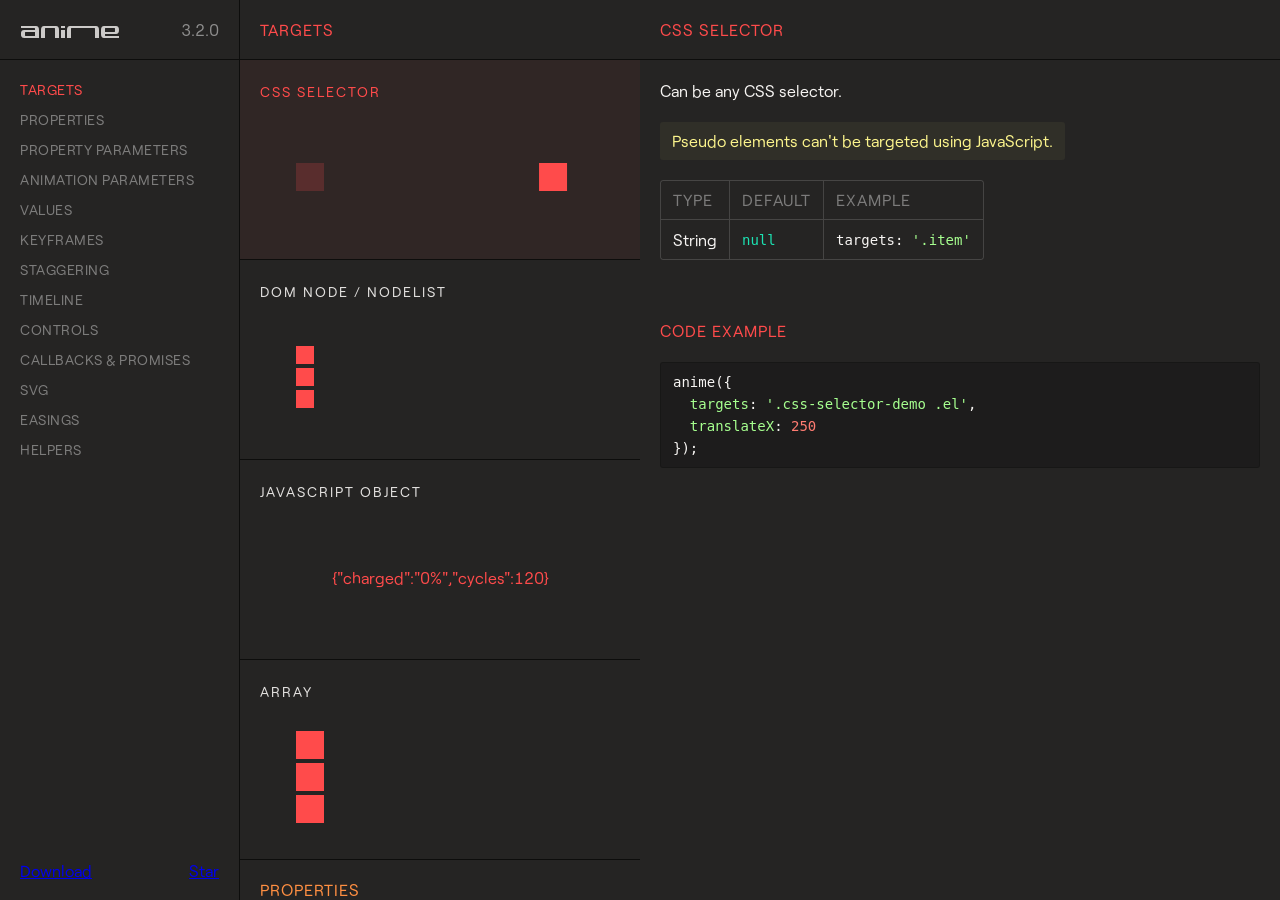
<file: day9/anime-master/documentation/index.html>
<!DOCTYPE html>
<html>
<head>
  <title>Documentation | anime.js</title>
  <meta charset="utf-8">
  <meta name="viewport" content="width=device-width, initial-scale=1, maximum-scale=1">

  <meta property="og:title" content="anime.js">
  <meta property="og:url" content="https://animejs.com">
  <meta property="og:description" content="Javascript animation engine">
  <meta property="og:image" content="https://animejs.com/documentation/assets/img/social-media-image.png">

  <meta name="twitter:card" content="summary_large_image">
  <meta name="twitter:site" content="@juliangarnier">
  <meta name="twitter:creator" content="@juliangarnier">
  <meta name="twitter:title" content="anime.js">
  <meta name="twitter:description" content="Javascript animation engine">
  <meta name="twitter:image" content="https://animejs.com/documentation/assets/img/social-media-image.png">

  <link rel="apple-touch-icon-precomposed" href="assets/img/apple-touch-icon.png">
  <link rel="icon" type="image/png" href="assets/img/favicon.png" >

  <link href="//cloud.typenetwork.com/projects/2160/fontface.css/" rel="stylesheet" type="text/css">

  <link href="assets/css/animejs.css" rel="stylesheet">
  <link href="assets/css/anime-theme.css" rel="stylesheet">
  <link href="assets/css/documentation.css" rel="stylesheet">

  <script src="../lib/anime.min.js"></script>
</head>
<body>
  <div class="content">
    <header class="header">
    <a class="logo" href="https://github.com/juliangarnier/anime/">
      <img class="anime-mini-logo" src="assets/img/anime-mini-logo.svg" />
      <span class="version-number"></span>
    </a>
    </header>
    <section class="pane sidebar">
      <nav class="navigation"></nav>
      <div class="sidebar-info">
        <a class="github-button" href="https://github.com/juliangarnier/anime/archive/master.zip" data-icon="octicon-cloud-download" aria-label="Download juliangarnier/anime on GitHub">Download</a>
        <a class="github-button" href="https://github.com/juliangarnier/anime" data-show-count="true" aria-label="Star juliangarnier/anime on GitHub">Star</a>
      </div>
    </section>
    <section class="pane demos">

<!-- TARGETS -->
<article id="targets" class="color-targets">
  <header>
    <h2 class="demos-title">Targets</h2>
  </header>

<div id="cssSelector" class="demo">
  <h3 class="demo-title">CSS Selector</h3>
  <div class="demo-description">
    <p>Can be any CSS selector.</p>
    <p class="bubble warning">Pseudo elements can't be targeted using JavaScript.</p>
    <table>
      <thead>
        <td>Type</td>
        <td>Default</td>
        <td>Example</td>
      </thead>
      <tr>
        <td>String</td>
        <td><code>null</code></td>
        <td><code>targets: '.item'</code></td>
      </tr>
    </table>
  </div>
  <div class="demo-content css-selector-demo">
    <div class="line">
      <div class="square shadow"></div>
      <div class="square el"></div>
    </div>
  </div>
  <script>var cssSelector = function() {
/*DEMO*/
anime({
  targets: '.css-selector-demo .el',
  translateX: 250
});
/*DEMO*/
}
  </script>

</div>

<div id="domNode" class="demo">
  <h3 class="demo-title">DOM Node / NodeList</h3>
  <div class="demo-description">
    <p>
      Can be any DOM Node or NodeList.
    </p>
    <table>
      <thead>
        <td>Type</td>
        <td>Default</td>
        <td>Example</td>
      </thead>
      <tr>
        <td>DOM Node</td>
        <td><code>null</code></td>
        <td><code>targets: el.querySelector('.item')</code></td>
      </tr>
      <tr>
        <td>NodeList</td>
        <td><code>null</code></td>
        <td><code>targets: el.querySelectorAll('.item')</code></td>
      </tr>
    </table>
  </div>
  <div class="demo-content dom-node-demo">
    <div class="line">
      <div class="small square shadow"></div>
      <div class="small square el"></div>
    </div>
    <div class="line">
      <div class="small square shadow"></div>
      <div class="small square el"></div>
    </div>
    <div class="line">
      <div class="small square shadow"></div>
      <div class="small square el"></div>
    </div>
  </div>
  <script>var domNode = function() {
/*DEMO*/
var elements = document.querySelectorAll('.dom-node-demo .el');

anime({
  targets: elements,
  translateX: 270
});
/*DEMO*/
}
  </script>
</div>

<div id="JSobject" class="demo">
  <h3 class="demo-title">JavaScript Object</h3>
  <div class="demo-description">
    <p>
      A JavaScript Object with at least one property containing a numerical value.
    </p>
    <table>
      <thead>
        <td>Type</td>
        <td>Default</td>
        <td>Example</td>
      </thead>
      <tr>
        <td>Object</td>
        <td><code>null</code></td>
        <td><code>targets: myObjectProp</code></td>
      </tr>
    </table>
  </div>
  <div class="demo-content">
    <pre class="battery-log">{"charged":"0%","cycles":120}</pre>
  </div>
  <script>var JSobject = function() {
/*DEMO*/
var logEl = document.querySelector('.battery-log');

var battery = {
  charged: '0%',
  cycles: 120
}

anime({
  targets: battery,
  charged: '100%',
  cycles: 130,
  round: 1,
  easing: 'linear',
  update: function() {
    logEl.innerHTML = JSON.stringify(battery);
  }
});
/*DEMO*/
}
  </script>
<script>
</script>
</div>

<div id="array" class="demo">
  <h3 class="demo-title">Array</h3>
  <div class="demo-description">
    <p>
      An array containing multiple targets.
    </p>
    <p class="bubble info">
      Accepts mixed types. E.g. <code>['.el', domNode, jsObject]</code>
    </p>
    <table>
      <thead>
        <td>Type</td>
        <td>Default</td>
        <td>Example</td>
      </thead>
      <tr>
        <td>Array</td>
        <td><code>null</code></td>
        <td><code>targets: ['.item', el.getElementById('#thing')]</code></td>
      </tr>
    </table>
  </div>
  <div class="demo-content mixed-array-demo">
    <div class="line">
      <div class="square shadow"></div>
      <div class="square el el-01"></div>
    </div>
    <div class="line">
      <div class="square shadow"></div>
      <div class="square el el-02"></div>
    </div>
    <div class="line">
      <div class="square shadow"></div>
      <div class="square el el-03"></div>
    </div>
  </div>
  <script>var array = function() {
/*DEMO*/
var el = document.querySelector('.mixed-array-demo .el-01');

anime({
  targets: [el, '.mixed-array-demo .el-02', '.mixed-array-demo .el-03'],
  translateX: 250
});
/*DEMO*/
}
  </script>

</div>

</article>
<!-- -->

<!-- ANIMATABLE PROPERTIES -->
<article id="properties" class="color-properties">
<header>
  <h2 class="demos-title">Properties</h2>
</header>

<div id="cssProperties" class="demo">
  <h3 class="demo-title">CSS Properties</h3>
  <div class="demo-description">
    <p>
      Any CSS properties can be animated.
    </p>
    <p class="bubble warning">
      Most CSS properties will cause layout changes or repaint, and will result in choppy animation.
      Prioritize opacity and CSS transforms as much as possible.
    </p>
    <p>More details about accepted values in the <a class="color-values" href="#unitlessValue">values</a> section.</p>
    <table>
      <thead>
        <td>Example</td>
        <td>value</td>
      </thead>
      <tr>
        <td><code>opacity</code></td>
        <td><code>.5</code></td>
      </tr>
      <tr>
        <td><code>left</code></td>
        <td><code>'100px'</code></td>
      </tr>
    </table>
  </div>
  <div class="demo-content css-prop-demo">
    <div class="large square shadow"></div>
    <div class="large square el"></div>
  </div>
  <script>var cssProperties = function() {
/*DEMO*/
anime({
  targets: '.css-prop-demo .el',
  left: '240px',
  backgroundColor: '#FFF',
  borderRadius: ['0%', '50%'],
  easing: 'easeInOutQuad'
});
/*DEMO*/
}
  </script>
</div>

<div id="CSStransforms" class="demo">
  <h3 class="demo-title">CSS Transforms</h3>
  <div class="demo-description">
    <p>
      Animate CSS transforms properties individually.
    </p>
    <p class="bubble info">
      It's possible to specify different timing for each transforms properties, more details in the <a class="color-prop-params" href="#specificPropParameters">specific property parameters</a> section.
    </p>
    <p>More details about accepted values in the <a class="color-values" href="#unitlessValue">values</a> section.</p>
    <table>
      <thead>
        <td>Valid properties</td>
        <td>Default unit</td>
      </thead>
      <tr><td><code>'translateX'</code></td><td><code>'px'</code></td></tr>
      <tr><td><code>'translateY'</code></td><td><code>'px'</code></td></tr>
      <tr><td><code>'translateZ'</code></td><td><code>'px'</code></td></tr>
      <tr><td><code>'rotate'</code></td><td><code>'deg'</code></td></tr>
      <tr><td><code>'rotateX'</code></td><td><code>'deg'</code></td></tr>
      <tr><td><code>'rotateY'</code></td><td><code>'deg'</code></td></tr>
      <tr><td><code>'rotateZ'</code></td><td><code>'deg'</code></td></tr>
      <tr><td><code>'scale'</code></td><td><code>—</code></td></tr>
      <tr><td><code>'scaleX'</code></td><td><code>—</code></td></tr>
      <tr><td><code>'scaleY'</code></td><td><code>—</code></td></tr>
      <tr><td><code>'scaleZ'</code></td><td><code>—</code></td></tr>
      <tr><td><code>'skew'</code></td><td><code>'deg'</code></td></tr>
      <tr><td><code>'skewX'</code></td><td><code>'deg'</code></td></tr>
      <tr><td><code>'skewY'</code></td><td><code>'deg'</code></td></tr>
      <tr><td><code>'perspective'</code></td><td><code>'px'</code></td></tr>
    </table>
  </div>
  <div class="demo-content css-transforms-demo">
    <div class="square shadow"></div>
    <div class="square el"></div>
  </div>
  <script>var CSStransforms = function() {
/*DEMO*/
anime({
  targets: '.css-transforms-demo .el',
  translateX: 250,
  scale: 2,
  rotate: '1turn'
});
/*DEMO*/
}
  </script>
</div>

<div id="JSobjProp" class="demo">
  <h3 class="demo-title">Object properties</h3>
  <div class="demo-description">
    <p>
      Any Object property containing a numerical value can be animated.<br>
      More details about accepted values in the <a class="color-values" href="#unitlessValue">values</a> section.
    </p>
    <table>
      <thead>
        <td>Example</td>
        <td>value</td>
      </thead>
      <tr>
        <td><code>prop1</code></td>
        <td><code>50</code></td>
      </tr>
      <tr>
        <td><code>'prop2'</code></td>
        <td><code>'100%'</code></td>
      </tr>
    </table>
  </div>
  <div class="demo-content">
    <pre class="js-object-log">{"prop1":0,"prop2":"0%"}</pre>
  </div>
  <script>var JSobjProp = function() {
/*DEMO*/
var objPropLogEl = document.querySelector('.js-object-log');

var myObject = {
  prop1: 0,
  prop2: '0%'
}

anime({
  targets: myObject,
  prop1: 50,
  prop2: '100%',
  easing: 'linear',
  round: 1,
  update: function() {
    objPropLogEl.innerHTML = JSON.stringify(myObject);
  }
});
/*DEMO*/
}
  </script>
</div>

<div id="domAttr" class="demo">
  <h3 class="demo-title">DOM Attributes</h3>
  <div class="demo-description">
    <p>
      Any DOM Attributes containing a numerical value can be animated.<br>
      More details about accepted values in the <a class="color-values" href="#unitlessValue">values</a> section.
    </p>
    <table>
      <thead>
        <td>Example</td>
        <td>value</td>
      </thead>
      <tr>
        <td><code>value</code></td>
        <td><code>1000</code></td>
      </tr>
      <tr>
        <td><code>volume</code></td>
        <td><code>0</code></td>
      </tr>
      <tr>
        <td><code>data-custom</code></td>
        <td><code>'3 dogs'</code></td>
      </tr>
    </table>
  </div>
  <div class="demo-content dom-attribute-demo">
    <input class="el text-output" value="0"></input>
  </div>
  <script>var domAttr = function() {
/*DEMO*/
anime({
  targets: '.dom-attribute-demo input',
  value: [0, 1000],
  round: 1,
  easing: 'easeInOutExpo'
});
/*DEMO*/
}
  </script>
</div>

<div id="svgAttr" class="demo">
  <h3 class="demo-title">SVG Attributes</h3>
  <div class="demo-description">
    <p>
      Like any other <a class="color-properties" href="#domAttr">DOM attributes</a>, all SVG attributes containing at least one numerical value can be animated.<br>
      More details about accepted values in the <a class="color-values" href="#unitlessValue">values</a> section and SVG animation in the <a class="color-svg" href="#motionPath">SVG</a> section.
    </p>
    <table>
      <thead>
        <td>Example</td>
        <td>value</td>
      </thead>
      <tr>
        <td><code>points</code></td>
        <td><code>'64 68.64 8.574 100 63.446 67.68 64 4 64.554 67.68 119.426 100'</code></td>
      </tr>
      <tr>
        <td><code>scale</code></td>
        <td><code>1</code></td>
      </tr>
      <tr>
        <td><code>baseFrequency</code></td>
        <td><code>0</code></td>
      </tr>
    </table>
  </div>
  <div class="demo-content align-center svg-attributes-demo">
<svg width="128" height="128" viewBox="0 0 128 128">
  <filter id="displacementFilter">
    <feTurbulence type="turbulence" baseFrequency=".05" numOctaves="2" result="turbulence"/>
    <feDisplacementMap in2="turbulence" in="SourceGraphic" scale="15" xChannelSelector="R" yChannelSelector="G"/>
  </filter>
  <polygon points="64 68.64 8.574 100 63.446 67.68 64 4 64.554 67.68 119.426 100" style="filter: url(#displacementFilter)" fill="currentColor"/>
</svg>
  </div>
  <script>var svgAttr = function() {
  // Needed to reset demo
  var polyEl = document.querySelector('.svg-attributes-demo polygon');
  var feTurbulenceEl = document.querySelector('feTurbulence');
  var feDisplacementMap = document.querySelector('feDisplacementMap');
  polyEl.setAttribute('points', '64 68.64 8.574 100 63.446 67.68 64 4 64.554 67.68 119.426 100');
  feTurbulenceEl.setAttribute('baseFrequency', '.05');
  feDisplacementMap.setAttribute('scale', '15');
/*DEMO*/
anime({
  targets: ['.svg-attributes-demo polygon', 'feTurbulence', 'feDisplacementMap'],
  points: '64 128 8.574 96 8.574 32 64 0 119.426 32 119.426 96',
  baseFrequency: 0,
  scale: 1,
  loop: true,
  direction: 'alternate',
  easing: 'easeInOutExpo'
});
/*DEMO*/
}
  </script>

</div>

</article>
<!-- -->

<!-- PROPERTY PARAMETERS -->
<article id="propertyParameters" class="color-prop-params">
  <header>
    <h2 class="demos-title">Property parameters</h2>
  </header>

<div id="duration" class="demo">
  <h3 class="demo-title">Duration</h3>
  <div class="demo-description">
    <p>
      Defines the duration in milliseconds of the animation.
    </p>
    <table>
      <thead>
        <td>Type</td>
        <td>Default</td>
        <td>Example</td>
      </thead>
      <tr>
        <td>Number</td>
        <td><code>1000</code></td>
        <td><code>3000</code></td>
      </tr>
      <tr>
        <td>anime.stagger</td>
        <td>See <a class="color-staggering" href="#staggeringBasics">staggering</a> section</td>
        <td><code>anime.stagger(150)</code></td>
      </tr>
      <tr>
        <td>Function</td>
        <td>See <a class="color-prop-params" href="#functionBasedParameters">function based parameters</a> section</td>
        <td><code>(el, i) => i * 150</code></td>
      </tr>
    </table>
  </div>
  <div class="demo-content duration-demo">
    <div class="label">3000 ms</div>
    <div class="square shadow"></div>
    <div class="square el"></div>
  </div>
  <script>var duration = function() {
/*DEMO*/
anime({
  targets: '.duration-demo .el',
  translateX: 250,
  duration: 3000
});
/*DEMO*/
}
  </script>
</div>

<div id="delay" class="demo">
  <h3 class="demo-title">Delay</h3>
  <div class="demo-description">
    <p>
      Defines the delay in milliseconds of the animation.
    </p>
    <table>
      <thead>
        <td>Type</td>
        <td>Default</td>
        <td>Example</td>
      </thead>
      <tr>
        <td>Number</td>
        <td><code>0</code></td>
        <td><code>1000</code></td>
      </tr>
      <tr>
        <td>anime.stagger</td>
        <td>See <a class="color-staggering" href="#staggeringBasics">staggering</a> section</td>
        <td><code>anime.stagger(150)</code></td>
      </tr>
      <tr>
        <td>Function</td>
        <td>See <a class="color-prop-params" href="#functionBasedParameters">function based parameters</a> section</td>
        <td><code>(el, i) => i * 150</code></td>
      </tr>
    </table>
  </div>
  <div class="demo-content delay-demo">
    <div class="label">1000 ms</div>
    <div class="square shadow"></div>
    <div class="square el"></div>
  </div>
  <script>var delay = function() {
/*DEMO*/
anime({
  targets: '.delay-demo .el',
  translateX: 250,
  delay: 1000
});
/*DEMO*/
}
  </script>
</div>

<div id="endDelay" class="demo">
  <h3 class="demo-title">end delay</h3>
  <div class="demo-description">
    <p>
      Adds some extra time in milliseconds at the end of the animation.
    </p>
    <table>
      <thead>
        <td>Type</td>
        <td>Default</td>
        <td>Example</td>
      </thead>
      <tr>
        <td>Number</td>
        <td><code>0</code></td>
        <td><code>1000</code></td>
      </tr>
      <tr>
        <td>anime.stagger</td>
        <td>See <a class="color-staggering" href="#staggeringBasics">staggering</a> section</td>
        <td><code>anime.stagger(150)</code></td>
      </tr>
      <tr>
        <td>Function</td>
        <td>See <a class="color-prop-params" href="#functionBasedParameters">function based parameters</a> section</td>
        <td><code>(el, i) => i * 150</code></td>
      </tr>
    </table>
  </div>
  <div class="demo-content end-delay-demo">
    <div class="label">1000 ms</div>
    <div class="square shadow"></div>
    <div class="square el"></div>
  </div>
  <script>var endDelay = function() {
/*DEMO*/
anime({
  targets: '.end-delay-demo .el',
  translateX: 250,
  endDelay: 1000,
  direction: 'alternate'
});
/*DEMO*/
}
  </script>

</div>

<div id="easing" class="demo">
  <h3 class="demo-title">Easing</h3>
  <div class="demo-description">
    <p>
      Defines the timing function of the animation.
    </p>
    <p class="bubble info">
      Check out the <a class="color-easings" href="#linearEasing">easings</a> section for a complete list of available easing and parameters.
    </p>
    <table>
      <thead>
        <td>Type</td>
        <td>Default</td>
        <td>Example</td>
      </thead>
      <tr>
        <td>String</td>
        <td><code>'easeOutElastic(1, .5)'</code></td>
        <td><code>easing: 'easeInOutQuad'</code></td>
      </tr>
    </table>
  </div>
  <div class="demo-content easing-demo">
    <div class="label">easeInOutExpo</div>
    <div class="square shadow"></div>
    <div class="square el"></div>
  </div>
  <script>var easing = function() {
/*DEMO*/
anime({
  targets: '.easing-demo .el',
  translateX: 250,
  easing: 'easeInOutExpo'
});
/*DEMO*/
}
  </script>

</div>

<div id="round" class="demo">
  <h3 class="demo-title">Round</h3>
  <div class="demo-description">
    <p>
      Rounds up the value to x decimals.
    </p>
    <table>
      <thead>
        <td>Type</td>
        <td>Default</td>
        <td>Example</td>
      </thead>
      <tr>
        <td>Number</td>
        <td><code>0</code></td>
        <td><code>round: 10</code></td>
      </tr>
    </table>
  </div>
  <div class="demo-content">
    <pre class="round-log">0</pre>
  </div>
  <script>var round = function() {
/*DEMO*/
var roundLogEl = document.querySelector('.round-log');

anime({
  targets: roundLogEl,
  innerHTML: [0, 10000],
  easing: 'linear',
  round: 10 // Will round the animated value to 1 decimal
});
/*DEMO*/
}
  </script>
</div>

<div id="specificPropParameters" class="demo">
  <h3 class="demo-title">Specific property parameters</h3>
  <div class="demo-description">
    <p>
      Defines specific parameters to each property of the animation using an Object as value.<br>
      Other properties that aren't specified in the Object are inheritted from the main animation.
    </p>
    <table>
      <thead>
        <td>Type</td>
        <td>Example</td>
      </thead>
      <tr>
        <td>Object</td>
<td><code>rotate: {
  value: 360,
  duration: 1800,
  easing: 'easeInOutSine'
}</code></td>
      </tr>
    </table>
  </div>
  <div class="demo-content specific-prop-params-demo">
    <div class="square shadow"></div>
    <div class="square el"></div>
  </div>
  <script>var specificPropParameters = function() {
/*DEMO*/
anime({
  targets: '.specific-prop-params-demo .el',
  translateX: {
    value: 250,
    duration: 800
  },
  rotate: {
    value: 360,
    duration: 1800,
    easing: 'easeInOutSine'
  },
  scale: {
    value: 2,
    duration: 1600,
    delay: 800,
    easing: 'easeInOutQuart'
  },
  delay: 250 // All properties except 'scale' inherit 250ms delay
});
/*DEMO*/
}
  </script>

</div>

<div id="functionBasedParameters" class="demo">
  <h3 class="demo-title">Function based parameters</h3>
  <div class="demo-description">
    <p>
      Get different values for every target and property of the animation.
    </p>
    <p>
      The function accepts 3 arguments:
    </p>
    <table>
      <thead>
        <td>Arguments</td>
        <td>Infos</td>
      </thead>
      <tr>
        <td><code>target</code></td>
        <td>The curent animated targeted element</td>
      </tr>
      <tr>
        <td><code>index</code></td>
        <td>The index of the animated targeted element</td>
      </tr>
      <tr>
        <td><code>targetsLength</code></td>
        <td>The total number of animated targets</td>
      </tr>
    </table>
    <p class="bubble info">
      See <a class="color-staggering" href="#staggeringBasics">staggering</a> section for easier values manipulation.
    </p>
  </div>
  <div class="demo-content function-based-params-demo">
    <div class="line">
      <div class="small label">delay = 0 * 100</div>
      <div class="small square shadow"></div>
      <div class="small square el"></div>
    </div>
    <div class="line">
      <div class="small label">delay = 1 * 100</div>
      <div class="small square shadow"></div>
      <div class="small square el"></div>
    </div>
    <div class="line">
      <div class="small label">delay = 2 * 100</div>
      <div class="small square shadow"></div>
      <div class="small square el"></div>
    </div>
  </div>
  <script>var functionBasedParameters = function() {
/*DEMO*/
anime({
  targets: '.function-based-params-demo .el',
  translateX: 270,
  direction: 'alternate',
  loop: true,
  delay: function(el, i, l) {
    return i * 100;
  },
  endDelay: function(el, i, l) {
    return (l - i) * 100;
  }
});
/*DEMO*/
}
  </script>

</div>

</article>
<!-- -->

<!-- ANIMATION PARAMETERS -->
<article id="animationParameters" class="color-anim-params">
  <header>
    <h2 class="demos-title">Animation parameters</h2>
  </header>

<div id="direction" class="demo">
  <h3 class="demo-title">Direction</h3>
  <div class="demo-description">
    <p>
      Defines the direction of the animation.
    </p>
    <table>
      <thead>
        <td>Accepts</td>
        <td>Infos</td>
      </thead>
      <tr>
        <td><code>'normal'</code></td>
        <td>Animation progress goes from 0 to 100%</td>
      </tr>
      <tr>
        <td><code>'reverse'</code></td>
        <td>Animation progress goes from 100% to 0%</td>
      </tr>
      <tr>
        <td><code>'alternate'</code></td>
        <td>Animation progress goes from 0% to 100% then goes back to 0%</td>
      </tr>
    </table>
  </div>
  <div class="demo-content">
    <div class="line">
      <div class="label">normal</div>
      <div class="square shadow"></div>
      <div class="square el dir-normal"></div>
    </div>
    <div class="line">
      <div class="label">reverse</div>
      <div class="square shadow"></div>
      <div class="square el dir-reverse"></div>
    </div>
    <div class="line">
      <div class="label">alternate</div>
      <div class="square shadow"></div>
      <div class="square el dir-alternate"></div>
    </div>
  </div>
  <script>var direction = function() {
/*DEMO*/
anime({
  targets: '.dir-normal',
  translateX: 250,
  easing: 'easeInOutSine'
});

anime({
  targets: '.dir-reverse',
  translateX: 250,
  direction: 'reverse',
  easing: 'easeInOutSine'
});

anime({
  targets: '.dir-alternate',
  translateX: 250,
  direction: 'alternate',
  easing: 'easeInOutSine'
});
/*DEMO*/
}
  </script>

</div>

<div id="loop" class="demo">
  <h3 class="demo-title">Loop</h3>
  <div class="demo-description">
    <p>
      Defines the number of iterations of your animation.
    </p>
    <table>
      <thead>
        <td>Accepts</td>
        <td>Infos</td>
      </thead>
      <tr>
        <td><code>Number</code></td>
        <td>The number of iterations</td>
      </tr>
      <tr>
        <td><code>true</code></td>
        <td>Loop indefinitely</td>
      </tr>
    </table>
  </div>
  <div class="demo-content">
    <div class="line">
      <div class="small label">normal 3 times</div>
      <div class="small square shadow"></div>
      <div class="small square el loop"></div>
    </div>
    <div class="line">
      <div class="small label">reverse 3 times</div>
      <div class="small square shadow"></div>
      <div class="small square el loop-reverse"></div>
    </div>
    <div class="line">
      <div class="small label">alternate 3 times</div>
      <div class="small square shadow"></div>
      <div class="small square el loop-alternate"></div>
    </div>
    <div class="line">
      <div class="small label">normal inifinite</div>
      <div class="small square shadow"></div>
      <div class="small square el loop-infinity"></div>
    </div>
    <div class="line">
      <div class="small label">inifinite reverse</div>
      <div class="small square shadow"></div>
      <div class="small square el loop-reverse-infinity"></div>
    </div>
    <div class="line">
      <div class="small label">inifinite alternate</div>
      <div class="small square shadow"></div>
      <div class="small square el loop-alternate-infinity"></div>
    </div>
  </div>
  <script>var loop = function() {
/*DEMO*/
anime({
  targets: '.loop',
  translateX: 270,
  loop: 3,
  easing: 'easeInOutSine'
});

anime({
  targets: '.loop-infinity',
  translateX: 270,
  loop: true,
  easing: 'easeInOutSine'
});

anime({
  targets: '.loop-reverse',
  translateX: 270,
  loop: 3,
  direction: 'reverse',
  easing: 'easeInOutSine'
});

anime({
  targets: '.loop-reverse-infinity',
  translateX: 270,
  direction: 'reverse',
  loop: true,
  easing: 'easeInOutSine'
});

anime({
  targets: '.loop-alternate',
  translateX: 270,
  loop: 3,
  direction: 'alternate',
  easing: 'easeInOutSine'
});

anime({
  targets: '.loop-alternate-infinity',
  translateX: 270,
  direction: 'alternate',
  loop: true,
  easing: 'easeInOutSine'
});
/*DEMO*/
}
  </script>
</div>

<div id="autoplay" class="demo">
  <h3 class="demo-title">Autoplay</h3>
  <div class="demo-description">
    <p>
      Defines if the animation should automatically starts or not.
    </p>
    <table>
      <thead>
        <td>Accepts</td>
        <td>Infos</td>
      </thead>
      <tr>
        <td><code>true</code></td>
        <td>Automatically starts the animation</td>
      </tr>
      <tr>
        <td><code>false</code></td>
        <td>Animation is paused by default</td>
      </tr>
    </table>
  </div>
  <div class="demo-content">
    <div class="line">
      <div class="label">autoplay: true</div>
      <div class="square shadow"></div>
      <div class="square el autoplay-true"></div>
    </div>
    <div class="line">
      <div class="label">autoplay: false</div>
      <div class="square shadow"></div>
      <div class="square el autoplay-false"></div>
    </div>
  </div>
  <script>var autoplay = function() {
/*DEMO*/
anime({
  targets: '.autoplay-true',
  translateX: 250,
  autoplay: true,
  easing: 'easeInOutSine'
});

anime({
  targets: '.autoplay-false',
  translateX: 250,
  autoplay: false,
  easing: 'easeInOutSine'
});
/*DEMO*/
}
  </script>
</div>

</article>
<!-- -->

<!-- VALUES -->
<article id="values" class="color-values">
<header>
  <h2 class="demos-title">Values</h2>
</header>

<div id="unitlessValue" class="demo">
  <h3 class="demo-title">Unitless</h3>
  <div class="demo-description">
    <p>
      If the original value has a unit, it will be automatically added to the animated value.
    </p>
    <table>
      <thead>
        <td>Type</td>
        <td>Example</td>
      </thead>
      <tr>
        <td>Number</td>
        <td><code>translateX: 250</code></td>
      </tr>
    </table>
  </div>
  <div class="demo-content unitless-values-demo">
    <div class="circle shadow"></div>
    <div class="circle el"></div>
  </div>
  <script>var unitlessValue = function() {
/*DEMO*/
anime({
  targets: '.unitless-values-demo .el',
  translateX: 250, // -> '250px'
  rotate: 540 // -> '540deg'
});
/*DEMO*/
}
  </script>

</div>

<div id="specificUnitValue" class="demo">
  <h3 class="demo-title">Specific unit</h3>
  <div class="demo-description">
    <p>
      Forces the animation to use a certain unit and will automatically convert the initial target value.
    </p>
    <p class="bubble warning">
      Conversion accuracy can vary depending of the unit used.<br>
      You can also define the initial value of the animation directly using an array, see the <a href="#fromToValues" class="color-values">from to values</a> section.
    </p>
    <table>
      <thead>
        <td>Type</td>
        <td>Example</td>
      </thead>
      <tr>
        <td>String</td>
        <td><code>width: '100%'</code></td>
      </tr>
    </table>
  </div>
  <div class="demo-content specific-unit-values-demo">
    <div class="square shadow"></div>
    <div class="square el"></div>
  </div>
  <script>var specificUnitValue = function() {
/*DEMO*/
anime({
  targets: '.specific-unit-values-demo .el',
  width: '100%', // -> from '28px' to '100%',
  easing: 'easeInOutQuad',
  direction: 'alternate',
  loop: true
});
/*DEMO*/
}
  </script>

</div>

<div id="relativeValues" class="demo">
  <h3 class="demo-title">Relative</h3>
  <div class="demo-description">
    <p>
      Adds, substracts or multiplies the original value.
    </p>
    <table>
      <thead>
        <td>Accepts</td>
        <td>Effect</td>
        <td>Example</td>
      </thead>
      <tr>
        <td><code>'+='</code></td>
        <td>Add</td>
        <td><code>'+=100'</code></td>
      </tr>
      <tr>
        <td><code>'-='</code></td>
        <td>Substract</td>
        <td><code>'-=2turn'</code></td>
      </tr>
      <tr>
        <td><code>'*='</code></td>
        <td>Multiply</td>
        <td><code>'*=10'</code></td>
      </tr>
    </table>
  </div>
  <div class="demo-content">
    <div class="circle shadow"></div>
    <div class="circle el relative-values"></div>
  </div>
  <script>var relativeValues = function() {
/*DEMO*/
var relativeEl = document.querySelector('.el.relative-values');
relativeEl.style.transform = 'translateX(100px)';

anime({
  targets: '.el.relative-values',
  translateX: {
    value: '*=2.5', // 100px * 2.5 = '250px'
    duration: 1000
  },
  width: {
    value: '-=20px', // 28 - 20 = '8px'
    duration: 1800,
    easing: 'easeInOutSine'
  },
  rotate: {
    value: '+=2turn', // 0 + 2 = '2turn'
    duration: 1800,
    easing: 'easeInOutSine'
  },
  direction: 'alternate'
});
/*DEMO*/
}
  </script>

</div>

<div id="colors" class="demo">
  <h3 class="demo-title">Colors</h3>
  <div class="demo-description">
    <p>
      <i>anime.js</i> accepts and converts Hexadecimal, RGB, RGBA, HSL, and HSLA color values.
    </p>
    <p class="bubble warning">
      CSS color codes ( e.g. : <code>'red', 'yellow', 'aqua'</code> ) are not supported.
    </p>
    <table>
      <thead>
        <td>Accepts</td>
        <td>Example</td>
      </thead>
      <tr>
        <td>Hexadecimal</td>
        <td><code>'#FFF'</code> or <code>'#FFFFFF'</code></td>
      </tr>
      <tr>
        <td>RGB</td>
        <td><code>'rgb(255, 255, 255)'</code></td>
      </tr>
      <tr>
        <td>RGBA</td>
        <td><code>'rgba(255, 255, 255, .2)'</code></td>
      </tr>
      <tr>
        <td>HSL</td>
        <td><code>'hsl(0, 100%, 100%)'</code></td>
      </tr>
      <tr>
        <td>HSLA</td>
        <td><code>'hsla(0, 100%, 100%, .2)'</code></td>
      </tr>
    </table>
  </div>
  <div class="demo-content colors-demo">
    <div class="line">
      <div class="small label">HEX</div>
      <div class="small circle shadow"></div>
      <div class="small circle el color-hex"></div>
    </div>
    <div class="line">
      <div class="small label">RGB</div>
      <div class="small circle shadow"></div>
      <div class="small circle el color-rgb"></div>
    </div>
    <div class="line">
      <div class="small label">HSL</div>
      <div class="small circle shadow"></div>
      <div class="small circle el color-hsl"></div>
    </div>
    <div class="line">
      <div class="small label">RGBA</div>
      <div class="small circle shadow"></div>
      <div class="small circle el color-rgba"></div>
    </div>
    <div class="line">
      <div class="small label">HSLA</div>
      <div class="small circle shadow"></div>
      <div class="small circle el color-hsla"></div>
    </div>
  </div>
  <script>var colors = function() {
/*DEMO*/
var colorsExamples = anime.timeline({
  endDelay: 1000,
  easing: 'easeInOutQuad',
  direction: 'alternate',
  loop: true
})
.add({ targets: '.color-hex',  background: '#FFF' }, 0)
.add({ targets: '.color-rgb',  background: 'rgb(255,255,255)' }, 0)
.add({ targets: '.color-hsl',  background: 'hsl(0, 100%, 100%)' }, 0)
.add({ targets: '.color-rgba', background: 'rgba(255,255,255, .2)' }, 0)
.add({ targets: '.color-hsla', background: 'hsla(0, 100%, 100%, .2)' }, 0)
.add({ targets: '.colors-demo .el', translateX: 270 }, 0);
/*DEMO*/
}
  </script>

</div>

<div id="fromToValues" class="demo">
  <h3 class="demo-title">From To</h3>
  <div class="demo-description">
    <p>
      Forces the animation to start at a specified value.
    </p>
    <table>
      <thead>
        <td>Type</td>
        <td>Example</td>
      </thead>
      <tr>
        <td><code>Array</code></td>
        <td><code>['50%', '100%']</code></td>
      </tr>
    </table>
  </div>
  <div class="demo-content">
    <div class="circle shadow"></div>
    <div class="circle el from-to-values"></div>
  </div>
  <script>var fromToValues = function() {
/*DEMO*/
anime({
  targets: '.el.from-to-values',
  translateX: [100, 250], // from 100 to 250
  delay: 500,
  direction: 'alternate',
  loop: true
});
/*DEMO*/
}
  </script>

</div>

<div id="functionBasedPropVal" class="demo">
  <h3 class="demo-title">Function based values</h3>
  <div class="demo-description">
    <p>
      Get different values for every target and property of the animation.
    </p>
    <p>
      The function accepts 3 arguments:
    </p>
    <table>
      <thead>
        <td>Arguments</td>
        <td>Infos</td>
      </thead>
      <tr>
        <td><code>target</code></td>
        <td>The curently animated targeted element</td>
      </tr>
      <tr>
        <td><code>index</code></td>
        <td>The index of the animated targeted element</td>
      </tr>
      <tr>
        <td><code>targetsLength</code></td>
        <td>The total number of animated targets</td>
      </tr>
    </table>
  </div>
  <div class="demo-content function-based-values-demo">
    <div class="line">
      <div class="small circle shadow"></div>
      <div data-x="170" class="small circle el"></div>
    </div>
    <div class="line">
      <div class="small circle shadow"></div>
      <div data-x="80" class="small circle el"></div>
    </div>
    <div class="line">
      <div class="small circle shadow"></div>
      <div data-x="270" class="small circle el"></div>
    </div>
  </div>
  <script>var functionBasedPropVal = function() {
/*DEMO*/
anime({
  targets: '.function-based-values-demo .el',
  translateX: function(el) {
    return el.getAttribute('data-x');
  },
  translateY: function(el, i) {
    return 50 + (-50 * i);
  },
  scale: function(el, i, l) {
    return (l - i) + .25;
  },
  rotate: function() { return anime.random(-360, 360); },
  borderRadius: function() { return ['50%', anime.random(10, 35) + '%']; },
  duration: function() { return anime.random(1200, 1800); },
  delay: function() { return anime.random(0, 400); },
  direction: 'alternate',
  loop: true
});
/*DEMO*/
}
  </script>

</div>

</article>
<!-- -->

<!-- KEYFRAMES -->
<article id="keyframes" class="color-keyframes">
<header>
  <h2 class="demos-title">Keyframes</h2>
</header>

<div id="animationKeyframes" class="demo">
  <h3 class="demo-title">Animation keyframes</h3>
  <div class="demo-description">
    <p>
      Animation keyframes are defined using an Array, within the <code>keyframes</code> property.
    </p>
    <p class="bubble info">
      If there is no duration specified inside the keyframes, each keyframe duration will be equal to the animation's total duration divided by the number of keyframes.
    </p>
    <table>
      <thead>
        <td>Type</td>
        <td>Example</td>
      </thead>
      <tr>
        <td><code>Array</code></td>
        <td><code>[
  {value: 100, easing: 'easeOutExpo'},
  {value: 200, delay: 500},
  {value: 300, duration: 1000}
]</code></td>
      </tr>
    </table>
  </div>
  <div class="demo-content animation-keyframes-demo">
    <div class="circle shadow"></div>
    <div class="circle el keyframes"></div>
  </div>
  <script>var animationKeyframes = function() {
/*DEMO*/
anime({
  targets: '.animation-keyframes-demo .el',
  keyframes: [
    {translateY: -40},
    {translateX: 250},
    {translateY: 40},
    {translateX: 0},
    {translateY: 0}
  ],
  duration: 4000,
  easing: 'easeOutElastic(1, .8)',
  loop: true
});
/*DEMO*/
}
  </script>
</div>

<div id="propertyKeyframes" class="demo">
  <h3 class="demo-title">Property keyframes</h3>
  <div class="demo-description">
    <p>
      Similar to <a class="color-keyframes" href="#animationKeyframes">animation keyframes</a>, property keyframes are defined using an Array of property Object. Property keyframes allow overlapping animations since each property have its own keyframes array.
    </p>
    <p class="bubble info">
      If there is no duration specified inside the keyframes, each keyframe duration will be equal to the animation's total duration divided by the number of keyframes.
    </p>
    <table>
      <thead>
        <td>Type</td>
        <td>Example</td>
      </thead>
      <tr>
        <td><code>Array</code></td>
        <td><code>[
  {value: 100, easing: 'easeOutExpo'},
  {value: 200, delay: 500},
  {value: 300, duration: 1000}
]</code></td>
      </tr>
    </table>
  </div>
  <div class="demo-content property-keyframes-demo">
    <div class="circle shadow"></div>
    <div class="circle el keyframes"></div>
  </div>
  <script>var propertyKeyframes = function() {
/*DEMO*/
anime({
  targets: '.property-keyframes-demo .el',
  translateX: [
    { value: 250, duration: 1000, delay: 500 },
    { value: 0, duration: 1000, delay: 500 }
  ],
  translateY: [
    { value: -40, duration: 500 },
    { value: 40, duration: 500, delay: 1000 },
    { value: 0, duration: 500, delay: 1000 }
  ],
  scaleX: [
    { value: 4, duration: 100, delay: 500, easing: 'easeOutExpo' },
    { value: 1, duration: 900 },
    { value: 4, duration: 100, delay: 500, easing: 'easeOutExpo' },
    { value: 1, duration: 900 }
  ],
  scaleY: [
    { value: [1.75, 1], duration: 500 },
    { value: 2, duration: 50, delay: 1000, easing: 'easeOutExpo' },
    { value: 1, duration: 450 },
    { value: 1.75, duration: 50, delay: 1000, easing: 'easeOutExpo' },
    { value: 1, duration: 450 }
  ],
  easing: 'easeOutElastic(1, .8)',
  loop: true
});
/*DEMO*/
}
  </script>
</div>

</article>
<!-- -->

<!-- STAGGERING -->
<article id="staggering" class="color-staggering">
<header>
  <h2 class="demos-title">Staggering</h2>
</header>

<div id="staggeringBasics" class="demo">
  <h3 class="demo-title">Staggering basics</h3>
  <div class="demo-description">
    <p>
      Staggering allows you to animate multiple elements with <a href="https://en.wikipedia.org/wiki/Follow_through_and_overlapping_action">follow through and overlapping action</a>.
    </p>
    <pre><code>anime.stagger(value, options)</code></pre>
    <table>
      <thead>
        <td>Arguments</td>
        <td>Type</td>
        <td>Info</td>
        <td>Required</td>
      </thead>
      <tr>
        <td>Value</td>
        <td><code>Number</code>, <code>String</code>, <code>Array</code></td>
        <td>The manipulated value(s)</td>
        <td>Yes</td>
      </tr>
      <tr>
        <td>Options</td>
        <td><code>Object</code></td>
        <td>Stagger parameters</td>
        <td>No</td>
      </tr>
    </table>
  </div>
  <div class="demo-content basic-staggering-demo">
    <div class="line">
      <div class="label">delay = (100 * 0) ms</div>
      <div class="small square shadow"></div>
      <div class="small square el"></div>
    </div>
    <div class="line">
      <div class="label">delay = (100 * 1) ms</div>
      <div class="small square shadow"></div>
      <div class="small square el"></div>
    </div>
    <div class="line">
      <div class="label">delay = (100 * 2) ms</div>
      <div class="small square shadow"></div>
      <div class="small square el"></div>
    </div>
    <div class="line">
      <div class="label">delay = (100 * 3) ms</div>
      <div class="small square shadow"></div>
      <div class="small square el"></div>
    </div>
    <div class="line">
      <div class="label">delay = (100 * 4) ms</div>
      <div class="small square shadow"></div>
      <div class="small square el"></div>
    </div>
    <div class="line">
      <div class="label">delay = (100 * 5) ms</div>
      <div class="small square shadow"></div>
      <div class="small square el"></div>
    </div>
  </div>
  <script>var staggeringBasics = function() {
/*DEMO*/
anime({
  targets: '.basic-staggering-demo .el',
  translateX: 270,
  delay: anime.stagger(100) // increase delay by 100ms for each elements.
});
/*DEMO*/
}
  </script>
</div>

<div id="staggeringStartValue" class="demo">
  <h3 class="demo-title">Start value</h3>
  <div class="demo-description">
    <p>
      Starts the staggering effect from a specific value.
    </p>
    <pre><code>anime.stagger(value, {start: startValue})</code></pre>
    <table>
      <thead>
        <td>Types</td>
        <td>Info</td>
      </thead>
      <tr>
        <td><code>Number</code>, <code>String</code>
        <td>Same as propety values, see <a href="#unitlessValue" class="color-values">values section</a></td>
      </tr>
    </table>
  </div>
  <div class="demo-content staggering-start-value-demo">
    <div class="line">
      <div class="label">delay = 500 + (100 * 0) ms</div>
      <div class="small square shadow"></div>
      <div class="small square el"></div>
    </div>
    <div class="line">
      <div class="label">delay = 500 + (100 * 1) ms</div>
      <div class="small square shadow"></div>
      <div class="small square el"></div>
    </div>
    <div class="line">
      <div class="label">delay = 500 + (100 * 2) ms</div>
      <div class="small square shadow"></div>
      <div class="small square el"></div>
    </div>
    <div class="line">
      <div class="label">delay = 500 + (100 * 3) ms</div>
      <div class="small square shadow"></div>
      <div class="small square el"></div>
    </div>
    <div class="line">
      <div class="label">delay = 500 + (100 * 4) ms</div>
      <div class="small square shadow"></div>
      <div class="small square el"></div>
    </div>
    <div class="line">
      <div class="label">delay = 500 + (100 * 5) ms</div>
      <div class="small square shadow"></div>
      <div class="small square el"></div>
    </div>
  </div>
  <script>var staggeringStartValue = function() {
/*DEMO*/
anime({
  targets: '.staggering-start-value-demo .el',
  translateX: 270,
  delay: anime.stagger(100, {start: 500}) // delay starts at 500ms then increase by 100ms for each elements.
});
/*DEMO*/
}
  </script>
</div>

<div id="rangeValueStaggering" class="demo">
  <h3 class="demo-title">Range value</h3>
  <div class="demo-description">
    <p>
      Distributes evenly values between two numbers.
    </p>
    <pre><code>anime.stagger([startValue, endValue])</code></pre>
    <table>
      <thead>
        <td>Type</td>
        <td>Info</td>
      </thead>
      <tr>
        <td><code>'easingName'</code></td>
        <td>All valid easing names are accepted, see <a href="#easings" class="color-easings">easings section</a></td>
      </tr>
      <tr>
        <td><code>function(i)</code></td>
        <td>Custom easing function, see <a href="#customEasing" class="color-easings">custom easings section</a></td>
      </tr>
    </table>
  </div>
  <div class="demo-content range-value-staggering-demo">
    <div class="line">
      <div class="label">rotate = ((360 - (-360)) / 5) * 0</div>
      <div class="small square shadow"></div>
      <div class="small square el"></div>
    </div>
    <div class="line">
      <div class="label">rotate = ((360 - (-360)) / 5) * 1</div>
      <div class="small square shadow"></div>
      <div class="small square el"></div>
    </div>
    <div class="line">
      <div class="label">rotate = ((360 - (-360)) / 5) * 2</div>
      <div class="small square shadow"></div>
      <div class="small square el"></div>
    </div>
    <div class="line">
      <div class="label">rotate = ((360 - (-360)) / 5) * 3</div>
      <div class="small square shadow"></div>
      <div class="small square el"></div>
    </div>
    <div class="line">
      <div class="label">rotate = ((360 - (-360)) / 5) * 4</div>
      <div class="small square shadow"></div>
      <div class="small square el"></div>
    </div>
    <div class="line">
      <div class="label">rotate = ((360 - (-360)) / 5) * 5</div>
      <div class="small square shadow"></div>
      <div class="small square el"></div>
    </div>
  </div>
  <script>var rangeValueStaggering = function() {
/*DEMO*/
anime({
  targets: '.range-value-staggering-demo .el',
  translateX: 270,
  rotate: anime.stagger([-360, 360]), // rotation will be distributed from -360deg to 360deg evenly between all elements
  easing: 'easeInOutQuad'
});
/*DEMO*/
}
  </script>
</div>

<div id="staggeringFrom" class="demo">
  <h3 class="demo-title">From value</h3>
  <div class="demo-description">
    <p>
      Starts the stagger effect from a specific position.
    </p>
    <pre><code>anime.stagger(value, {from: startingPosition})</code></pre>
    <table>
      <thead>
        <td>Options</td>
        <td>Type</td>
        <td>Info</td>
      </thead>
      <tr>
        <td><code>'first'</code> (default)</td>
        <td><code>'string'</code></td>
        <td>Start the effect from the first element</td>
      </tr>
      <tr>
        <td><code>'last'</code></td>
        <td><code>'string'</code></td>
        <td>Start the effect from the last element</td>
      </tr>
      <tr>
        <td><code>'center'</code></td>
        <td><code>'string'</code></td>
        <td>Start the effect from the center</td>
      </tr>
      <tr>
        <td><code>index</code></td>
        <td><code>number</code></td>
        <td>Start the effect from the specified index</td>
      </tr>
    </table>
  </div>
  <div class="demo-content staggering-from-demo">
    <div class="line">
      <div class="small square shadow"></div>
      <div class="small square el"></div>
    </div>
    <div class="line">
      <div class="small square shadow"></div>
      <div class="small square el"></div>
    </div>
    <div class="line">
      <div class="small square shadow"></div>
      <div class="small square el"></div>
    </div>
    <div class="line">
      <div class="small square shadow"></div>
      <div class="small square el"></div>
    </div>
    <div class="line">
      <div class="small square shadow"></div>
      <div class="small square el"></div>
    </div>
    <div class="line">
      <div class="small square shadow"></div>
      <div class="small square el"></div>
    </div>
  </div>
  <script>var staggeringFrom = function() {
/*DEMO*/
anime({
  targets: '.staggering-from-demo .el',
  translateX: 270,
  delay: anime.stagger(100, {from: 'center'})
});
/*DEMO*/
}
  </script>
</div>

<div id="staggeringDirection" class="demo">
  <h3 class="demo-title">Direction</h3>
  <div class="demo-description">
    <p>
      Changes the order in which the stagger operates.
    </p>
    <pre><code>anime.stagger(value, {direction: 'reverse'})</code></pre>
    <table>
      <thead>
        <td>Options</td>
        <td>Info</td>
      </thead>
      <tr>
        <td><code>'normal'</code> (default)</td>
        <td>Normal staggering, from the first element to the last</td>
      </tr>
      <tr>
        <td><code>'reverse'</code></td>
        <td>Reversed staggering, from the last element to the first</td>
      </tr>
    </table>
  </div>
  <div class="demo-content staggering-direction-demo">
    <div class="line">
      <div class="small square shadow"></div>
      <div class="small square el"></div>
    </div>
    <div class="line">
      <div class="small square shadow"></div>
      <div class="small square el"></div>
    </div>
    <div class="line">
      <div class="small square shadow"></div>
      <div class="small square el"></div>
    </div>
    <div class="line">
      <div class="small square shadow"></div>
      <div class="small square el"></div>
    </div>
    <div class="line">
      <div class="small square shadow"></div>
      <div class="small square el"></div>
    </div>
    <div class="line">
      <div class="small square shadow"></div>
      <div class="small square el"></div>
    </div>
  </div>
  <script>var staggeringDirection = function() {
/*DEMO*/
anime({
  targets: '.staggering-direction-demo .el',
  translateX: 270,
  delay: anime.stagger(100, {direction: 'reverse'})
});
/*DEMO*/
}
  </script>
</div>

<div id="staggeringEasing" class="demo">
  <h3 class="demo-title">Easing</h3>
  <div class="demo-description">
    <p>
      Stagger values using an easing function.
    </p>
    <pre><code>anime.stagger(value, {easing: 'easingName'})</code></pre>
    <table>
      <thead>
        <td>Type</td>
        <td>Info</td>
      </thead>
      <tr>
        <td><code>'string'</code></td>
        <td>All valid <a href="#easings" class="color-easings">easing names</a> are accepted</td>
      </tr>
      <tr>
        <td><code>function(i)</code></td>
        <td>Use your own <a href="#customEasing" class="color-easings">custom easings function</a></td>
      </tr>
    </table>
  </div>
  <div class="demo-content staggering-easing-demo">
    <div class="line">
      <div class="small square shadow"></div>
      <div class="small square el"></div>
    </div>
    <div class="line">
      <div class="small square shadow"></div>
      <div class="small square el"></div>
    </div>
    <div class="line">
      <div class="small square shadow"></div>
      <div class="small square el"></div>
    </div>
    <div class="line">
      <div class="small square shadow"></div>
      <div class="small square el"></div>
    </div>
    <div class="line">
      <div class="small square shadow"></div>
      <div class="small square el"></div>
    </div>
    <div class="line">
      <div class="small square shadow"></div>
      <div class="small square el"></div>
    </div>
  </div>
  <script>var staggeringEasing = function() {
/*DEMO*/
anime({
  targets: '.staggering-easing-demo .el',
  translateX: 270,
  delay: anime.stagger(300, {easing: 'easeOutQuad'})
});
/*DEMO*/
}
  </script>
</div>

<div id="gridStaggering" class="demo">
  <h3 class="demo-title">Grid</h3>
  <div class="demo-description">
    <p>
      Staggering values based a 2D array that allow "ripple" effects.
    </p>
    <pre><code>anime.stagger(value, {grid: [rows, columns]})</code></pre>
    <table>
      <thead>
        <td>Type</td>
        <td>Info</td>
      </thead>
      <tr>
        <td><code>array</code></td>
        <td>A 2 items array, the first value is the number of rows, the second the number of columns</td>
      </tr>
    </table>
  </div>
  <div class="demo-content staggering-grid-demo">
    <div class="grid">
      <div class="small square el"></div>
      <div class="small square el"></div>
      <div class="small square el"></div>
      <div class="small square el"></div>
      <div class="small square el"></div>
      <div class="small square el"></div>
      <div class="small square el"></div>
      <div class="small square el"></div>
      <div class="small square el"></div>
      <div class="small square el"></div>
      <div class="small square el"></div>
      <div class="small square el"></div>
      <div class="small square el"></div>
      <div class="small square el"></div>
      <div class="small square el"></div>
      <div class="small square el"></div>
      <div class="small square el"></div>
      <div class="small square el"></div>
      <div class="small square el"></div>
      <div class="small square el"></div>
      <div class="small square el"></div>
      <div class="small square el"></div>
      <div class="small square el"></div>
      <div class="small square el"></div>
      <div class="small square el"></div>
      <div class="small square el"></div>
      <div class="small square el"></div>
      <div class="small square el"></div>
      <div class="small square el"></div>
      <div class="small square el"></div>
      <div class="small square el"></div>
      <div class="small square el"></div>
      <div class="small square el"></div>
      <div class="small square el"></div>
      <div class="small square el"></div>
      <div class="small square el"></div>
      <div class="small square el"></div>
      <div class="small square el"></div>
      <div class="small square el"></div>
      <div class="small square el"></div>
      <div class="small square el"></div>
      <div class="small square el"></div>
      <div class="small square el"></div>
      <div class="small square el"></div>
      <div class="small square el"></div>
      <div class="small square el"></div>
      <div class="small square el"></div>
      <div class="small square el"></div>
      <div class="small square el"></div>
      <div class="small square el"></div>
      <div class="small square el"></div>
      <div class="small square el"></div>
      <div class="small square el"></div>
      <div class="small square el"></div>
      <div class="small square el"></div>
      <div class="small square el"></div>
      <div class="small square el"></div>
      <div class="small square el"></div>
      <div class="small square el"></div>
      <div class="small square el"></div>
      <div class="small square el"></div>
      <div class="small square el"></div>
      <div class="small square el"></div>
      <div class="small square el"></div>
      <div class="small square el"></div>
      <div class="small square el"></div>
      <div class="small square el"></div>
      <div class="small square el"></div>
      <div class="small square el"></div>
      <div class="small square el"></div>
    </div>
    <div class="grid shadow">
      <div class="small square"></div>
      <div class="small square"></div>
      <div class="small square"></div>
      <div class="small square"></div>
      <div class="small square"></div>
      <div class="small square"></div>
      <div class="small square"></div>
      <div class="small square"></div>
      <div class="small square"></div>
      <div class="small square"></div>
      <div class="small square"></div>
      <div class="small square"></div>
      <div class="small square"></div>
      <div class="small square"></div>
      <div class="small square"></div>
      <div class="small square"></div>
      <div class="small square"></div>
      <div class="small square"></div>
      <div class="small square"></div>
      <div class="small square"></div>
      <div class="small square"></div>
      <div class="small square"></div>
      <div class="small square"></div>
      <div class="small square"></div>
      <div class="small square"></div>
      <div class="small square"></div>
      <div class="small square"></div>
      <div class="small square"></div>
      <div class="small square"></div>
      <div class="small square"></div>
      <div class="small square"></div>
      <div class="small square"></div>
      <div class="small square"></div>
      <div class="small square"></div>
      <div class="small square"></div>
      <div class="small square"></div>
      <div class="small square"></div>
      <div class="small square"></div>
      <div class="small square"></div>
      <div class="small square"></div>
      <div class="small square"></div>
      <div class="small square"></div>
      <div class="small square"></div>
      <div class="small square"></div>
      <div class="small square"></div>
      <div class="small square"></div>
      <div class="small square"></div>
      <div class="small square"></div>
      <div class="small square"></div>
      <div class="small square"></div>
      <div class="small square"></div>
      <div class="small square"></div>
      <div class="small square"></div>
      <div class="small square"></div>
      <div class="small square"></div>
      <div class="small square"></div>
      <div class="small square"></div>
      <div class="small square"></div>
      <div class="small square"></div>
      <div class="small square"></div>
      <div class="small square"></div>
      <div class="small square"></div>
      <div class="small square"></div>
      <div class="small square"></div>
      <div class="small square"></div>
      <div class="small square"></div>
      <div class="small square"></div>
      <div class="small square"></div>
      <div class="small square"></div>
      <div class="small square"></div>
    </div>
  </div>
  <script>var gridStaggering = function() {
/*DEMO*/
anime({
  targets: '.staggering-grid-demo .el',
  scale: [
    {value: .1, easing: 'easeOutSine', duration: 500},
    {value: 1, easing: 'easeInOutQuad', duration: 1200}
  ],
  delay: anime.stagger(200, {grid: [14, 5], from: 'center'})
});
/*DEMO*/
}
  </script>
</div>

<div id="gridAxisStaggering" class="demo">
  <h3 class="demo-title">Axis</h3>
  <div class="demo-description">
    <p>
      Forces the direction of a <a href="#gridStaggering" class="color-staggering">grid starrering</a> effect.
    </p>
    <pre><code>anime.stagger(value, {grid: [rows, columns], axis: 'x'})</code></pre>
    <table>
      <thead>
        <td>Parameters</td>
        <td>Info</td>
      </thead>
      <tr>
        <td><code>'x'</code></td>
        <td>Follows the x axis</td>
      </tr>
      <tr>
        <td><code>'y'</code></td>
        <td>Follows the y axis</td>
      </tr>
    </table>
  </div>
  <div class="demo-content staggering-axis-grid-demo">
    <div class="grid">
      <div class="small square el"></div>
      <div class="small square el"></div>
      <div class="small square el"></div>
      <div class="small square el"></div>
      <div class="small square el"></div>
      <div class="small square el"></div>
      <div class="small square el"></div>
      <div class="small square el"></div>
      <div class="small square el"></div>
      <div class="small square el"></div>
      <div class="small square el"></div>
      <div class="small square el"></div>
      <div class="small square el"></div>
      <div class="small square el"></div>
      <div class="small square el"></div>
      <div class="small square el"></div>
      <div class="small square el"></div>
      <div class="small square el"></div>
      <div class="small square el"></div>
      <div class="small square el"></div>
      <div class="small square el"></div>
      <div class="small square el"></div>
      <div class="small square el"></div>
      <div class="small square el"></div>
      <div class="small square el"></div>
      <div class="small square el"></div>
      <div class="small square el"></div>
      <div class="small square el"></div>
      <div class="small square el"></div>
      <div class="small square el"></div>
      <div class="small square el"></div>
      <div class="small square el"></div>
      <div class="small square el"></div>
      <div class="small square el"></div>
      <div class="small square el"></div>
      <div class="small square el"></div>
      <div class="small square el"></div>
      <div class="small square el"></div>
      <div class="small square el"></div>
      <div class="small square el"></div>
      <div class="small square el"></div>
      <div class="small square el"></div>
      <div class="small square el"></div>
      <div class="small square el"></div>
      <div class="small square el"></div>
      <div class="small square el"></div>
      <div class="small square el"></div>
      <div class="small square el"></div>
      <div class="small square el"></div>
      <div class="small square el"></div>
      <div class="small square el"></div>
      <div class="small square el"></div>
      <div class="small square el"></div>
      <div class="small square el"></div>
      <div class="small square el"></div>
      <div class="small square el"></div>
      <div class="small square el"></div>
      <div class="small square el"></div>
      <div class="small square el"></div>
      <div class="small square el"></div>
      <div class="small square el"></div>
      <div class="small square el"></div>
      <div class="small square el"></div>
      <div class="small square el"></div>
      <div class="small square el"></div>
      <div class="small square el"></div>
      <div class="small square el"></div>
      <div class="small square el"></div>
      <div class="small square el"></div>
      <div class="small square el"></div>
    </div>
    <div class="grid shadow">
      <div class="small square"></div>
      <div class="small square"></div>
      <div class="small square"></div>
      <div class="small square"></div>
      <div class="small square"></div>
      <div class="small square"></div>
      <div class="small square"></div>
      <div class="small square"></div>
      <div class="small square"></div>
      <div class="small square"></div>
      <div class="small square"></div>
      <div class="small square"></div>
      <div class="small square"></div>
      <div class="small square"></div>
      <div class="small square"></div>
      <div class="small square"></div>
      <div class="small square"></div>
      <div class="small square"></div>
      <div class="small square"></div>
      <div class="small square"></div>
      <div class="small square"></div>
      <div class="small square"></div>
      <div class="small square"></div>
      <div class="small square"></div>
      <div class="small square"></div>
      <div class="small square"></div>
      <div class="small square"></div>
      <div class="small square"></div>
      <div class="small square"></div>
      <div class="small square"></div>
      <div class="small square"></div>
      <div class="small square"></div>
      <div class="small square"></div>
      <div class="small square"></div>
      <div class="small square"></div>
      <div class="small square"></div>
      <div class="small square"></div>
      <div class="small square"></div>
      <div class="small square"></div>
      <div class="small square"></div>
      <div class="small square"></div>
      <div class="small square"></div>
      <div class="small square"></div>
      <div class="small square"></div>
      <div class="small square"></div>
      <div class="small square"></div>
      <div class="small square"></div>
      <div class="small square"></div>
      <div class="small square"></div>
      <div class="small square"></div>
      <div class="small square"></div>
      <div class="small square"></div>
      <div class="small square"></div>
      <div class="small square"></div>
      <div class="small square"></div>
      <div class="small square"></div>
      <div class="small square"></div>
      <div class="small square"></div>
      <div class="small square"></div>
      <div class="small square"></div>
      <div class="small square"></div>
      <div class="small square"></div>
      <div class="small square"></div>
      <div class="small square"></div>
      <div class="small square"></div>
      <div class="small square"></div>
      <div class="small square"></div>
      <div class="small square"></div>
      <div class="small square"></div>
      <div class="small square"></div>
    </div>
  </div>
  <script>var gridAxisStaggering = function() {
/*DEMO*/
anime({
  targets: '.staggering-axis-grid-demo .el',
  translateX: anime.stagger(10, {grid: [14, 5], from: 'center', axis: 'x'}),
  translateY: anime.stagger(10, {grid: [14, 5], from: 'center', axis: 'y'}),
  rotateZ: anime.stagger([0, 90], {grid: [14, 5], from: 'center', axis: 'x'}),
  delay: anime.stagger(200, {grid: [14, 5], from: 'center'}),
  easing: 'easeInOutQuad'
});
/*DEMO*/
}
  </script>
</div>

</article>
<!-- -->

<!-- TIMELINE -->
<article id="timeline" class="color-tl">
<header>
  <h2 class="demos-title">Timeline</h2>
</header>

<div id="timelineBasics" class="demo">
  <h3 class="demo-title">Timeline basics</h3>
  <div class="demo-description">
    <p>
      Timelines let you synchronise multiple animations together.<br>
      By default each animation added to the timeline starts after the previous animation ends.
    </p>
    <p>
      Creating a timeline:
    </p>
<pre><code>var myTimeline = anime.timeline(parameters);</code></pre>
    <table>
      <thead>
        <td>Argument</td>
        <td>Type</td>
        <td>Info</td>
        <td>Required</td>
      </thead>
      <tr>
        <td><code>parameters</code></td>
        <td><code>Object</code></td>
        <td>The default parameters of the timeline inherited by children</td>
        <td>No</td>
      </tr>
    </table>
    <p>
      Adding animations to a timeline:
    </p>
<pre><code>myTimeline.add(parameters, offset);</code></pre>
    <table>
      <thead>
        <td>Argument</td>
        <td>Types</td>
        <td>Info</td>
        <td>Required</td>
      </thead>
      <tr>
        <td><code>parameters</code></td>
        <td><code>Object</code></td>
        <td>The child animation parameters, override the timeline default parameters</td>
        <td>Yes</td>
      </tr>
      <tr>
        <td><code>time offset</code></td>
        <td><code>String</code> or <code>Number</code></td>
        <td>Check out the <a class="color-tl" href="#timelineOffsets">Timeline offsets</a> section</td>
        <td>No</td>
      </tr>
    </table>
  </div>
  <div class="demo-content basic-timeline-demo">
    <div class="line">
      <div class="square shadow"></div>
      <div class="square el"></div>
    </div>
    <div class="line">
      <div class="circle shadow"></div>
      <div class="circle el"></div>
    </div>
    <div class="line">
      <div class="triangle shadow"></div>
      <div class="triangle el"></div>
    </div>
  </div>
  <script>var timelineBasics = function() {
/*DEMO*/
// Create a timeline with default parameters
var tl = anime.timeline({
  easing: 'easeOutExpo',
  duration: 750
});

// Add children
tl
.add({
  targets: '.basic-timeline-demo .el.square',
  translateX: 250,
})
.add({
  targets: '.basic-timeline-demo .el.circle',
  translateX: 250,
})
.add({
  targets: '.basic-timeline-demo .el.triangle',
  translateX: 250,
});

/*DEMO*/
}
  </script>

</div>

<div id="timelineOffsets" class="demo">
  <h3 class="demo-title">Time Offsets</h3>
  <div class="demo-description">
    <p>
      Time offsets can be specified with a second optional parameter using the timeline <code>.add()</code> function. It defines when a animation starts in the timeline, if no offset is specifed, the animation will starts after the previous animation ends.<br>
      An offset can be relative to the last animation or absolute to the whole timeline.
    </p>
    <table>
      <thead>
        <td>Type</td>
        <td>Offset</td>
        <td>Example</td>
        <td>Infos</td>
      </thead>
      <tr>
        <td>String</td>
        <td><code>'+='</code></td>
        <td><code>'+=200'</code></td>
        <td>Starts 200ms after the previous animation ends</td>
      </tr>
      <tr>
        <td>String</td>
        <td><code>'-='</code></td>
        <td><code>'-=200'</code></td>
        <td>Starts 200ms before the previous animation ends</td>
      </tr>
      <tr>
        <td>Number</td>
        <td><code>Number</code></td>
        <td><code>100</code></td>
        <td>Starts at 100ms, reagardless of the animtion position in the timeline</td>
      </tr>
    </table>
  </div>
  <div class="demo-content offsets-demo">
    <div class="line">
      <div class="label">no offset</div>
      <div class="square shadow"></div>
      <div class="square el"></div>
    </div>
    <div class="line">
      <div class="label">relative offset ('-=600')</div>
      <div class="circle shadow"></div>
      <div class="circle el"></div>
    </div>
    <div class="line">
      <div class="label">absolute offset (400)</div>
      <div class="triangle shadow"></div>
      <div class="triangle el"></div>
    </div>
  </div>
  <script>var timelineOffsets = function() {
/*DEMO*/
// Create a timeline with default parameters
var tl = anime.timeline({
  easing: 'easeOutExpo',
  duration: 750
});

tl
.add({
  targets: '.offsets-demo .el.square',
  translateX: 250,
})
.add({
  targets: '.offsets-demo .el.circle',
  translateX: 250,
}, '-=600') // relative offset
.add({
  targets: '.offsets-demo .el.triangle',
  translateX: 250,
}, 400); // absolute offset

/*DEMO*/
}
  </script>
</div>

<div id="TLParamsInheritance" class="demo">
  <h3 class="demo-title">Parameters inheritance</h3>
  <div class="demo-description">
    <p>
      Parameters set in the parent timeline instance will be inherited by all the children.
    </p>
    <table>
      <thead>
        <td>Parameters that can be inherited</td>
      </thead>
      <tr>
        <td><code>targets</code></td>
      </tr>
      <tr>
        <td><code>duration</code></td>
      </tr>
      <tr>
        <td><code>delay</code></td>
      </tr>
      <tr>
        <td><code>endDelay</code></td>
      </tr>
      <tr>
        <td><code>round</code></td>
      </tr>
    </table>
  </div>
  <div class="demo-content params-inheritance-demo">
    <div class="line">
      <div class="square shadow"></div>
      <div class="square el"></div>
    </div>
    <div class="line">
      <div class="circle shadow"></div>
      <div class="circle el"></div>
    </div>
    <div class="line">
      <div class="triangle shadow"></div>
      <div class="triangle el"></div>
    </div>
  </div>
  <script>var TLParamsInheritance = function() {
/*DEMO*/
var tl = anime.timeline({
  targets: '.params-inheritance-demo .el',
  delay: function(el, i) { return i * 200 },
  duration: 500,
  easing: 'easeOutExpo',
  direction: 'alternate',
  loop: true
});

tl
.add({
  translateX: 250,
  // override the easing parameter
  easing: 'spring',
})
.add({
  opacity: .5,
  scale: 2
})
.add({
  // override the targets parameter
  targets: '.params-inheritance-demo .el.triangle',
  rotate: 180
})
.add({
  translateX: 0,
  scale: 1
});
/*DEMO*/
}
  </script>

</div>

</article>
<!-- -->

<!-- CONTROLS -->
<article id="controls" class="color-controls">
<header>
  <h2 class="demos-title">Controls</h2>
</header>

<div id="playPause" class="demo">
  <h3 class="demo-title">Play / Pause</h3>
  <div class="demo-description">
    <p>Plays a paused animation, or starts the animation if the <code>autoplay</code> parameters is set to <code>false</code>.</p>
    <pre><code>animation.play();</code></pre>
    <p>Pauses a running animation.</p>
    <pre><code>animation.pause();</code></pre>
  </div>
  <div class="demo-content play-pause-demo">
    <div class="line">
      <div class="small square shadow"></div>
      <div class="small square el"></div>
    </div>
    <div class="line">
      <div class="small square shadow"></div>
      <div class="small square el"></div>
    </div>
    <div class="line">
      <div class="small square shadow"></div>
      <div class="small square el"></div>
    </div>
    <div class="line controls">
      <button class="play">Play</button>
      <button class="pause">Pause</button>
    </div>
  </div>
  <script>var playPause = function() {
/*DEMO*/
var animation = anime({
  targets: '.play-pause-demo .el',
  translateX: 270,
  delay: function(el, i) { return i * 100; },
  direction: 'alternate',
  loop: true,
  autoplay: false,
  easing: 'easeInOutSine'
});

document.querySelector('.play-pause-demo .play').onclick = animation.play;
document.querySelector('.play-pause-demo .pause').onclick = animation.pause;
/*DEMO*/
}

</script>
</div>

<div id="restartAnim" class="demo">
  <h3 class="demo-title">Restart</h3>
  <div class="demo-description">
    <p>Restarts an animation from its initial values.</p>
    <pre><code>animation.restart();</code></pre>
  </div>
  <div class="demo-content restart-demo">
    <div class="line">
      <div class="small square shadow"></div>
      <div class="small square el"></div>
    </div>
    <div class="line">
      <div class="small square shadow"></div>
      <div class="small square el"></div>
    </div>
    <div class="line">
      <div class="small square shadow"></div>
      <div class="small square el"></div>
    </div>
    <div class="line controls">
      <button class="restart">Restart</button>
    </div>
  </div>
  <script>var restartAnim = function() {
/*DEMO*/
var animation = anime({
  targets: '.restart-demo .el',
  translateX: 250,
  delay: function(el, i) { return i * 100; },
  direction: 'alternate',
  loop: true,
  easing: 'easeInOutSine'
});

document.querySelector('.restart-demo .restart').onclick = animation.restart;
/*DEMO*/
}
  </script>

</div>

<div id="reverseAnim" class="demo">
  <h3 class="demo-title">Reverse</h3>
  <div class="demo-description">
    <p>Reverses the direction of an animation.</p>
    <pre><code>animation.reverse();</code></pre>
  </div>
  <div class="demo-content reverse-anim-demo">
    <div class="line">
      <div class="small square shadow"></div>
      <div class="small square el"></div>
    </div>
    <div class="line">
      <div class="small square shadow"></div>
      <div class="small square el"></div>
    </div>
    <div class="line">
      <div class="small square shadow"></div>
      <div class="small square el"></div>
    </div>
    <div class="line controls">
      <button class="reverse">Reverse</button>
    </div>
  </div>
  <script>var reverseAnim = function() {
/*DEMO*/
var animation = anime({
  targets: '.reverse-anim-demo .el',
  translateX: 270,
  loop: true,
  delay: function(el, i) { return i * 200; },
  easing: 'easeInOutSine'
});

document.querySelector('.reverse-anim-demo .reverse').onclick = animation.reverse;
/*DEMO*/
}
  </script>

</div>

<div id="seekAnim" class="demo">
  <h3 class="demo-title">Seek</h3>
  <div class="demo-description">
    <p>Jump to a specific time (in milliseconds).</p>
    <pre><code>animation.seek(timeStamp);</code></pre>
    <p>Can also be used to control an animation while scrolling.</p>
    <pre><code>animation.seek((scrollPercent / 100) * animation.duration);</code></pre>
  </div>
  <div class="demo-content seek-anim-demo">
    <div class="line">
      <div class="small square shadow"></div>
      <div class="small square el"></div>
    </div>
    <div class="line">
      <div class="small square shadow"></div>
      <div class="small square el"></div>
    </div>
    <div class="line">
      <div class="small square shadow"></div>
      <div class="small square el"></div>
    </div>
    <div class="line controls">
      <input class="progress" step=".001" type="range" min="0" max="100" value="0"></input>
    </div>
  </div>
  <script>var seekAnim = function() {
/*DEMO*/
var animation = anime({
  targets: '.seek-anim-demo .el',
  translateX: 270,
  delay: function(el, i) { return i * 100; },
  elasticity: 200,
  easing: 'easeInOutSine',
  autoplay: false
});

var seekProgressEl = document.querySelector('.seek-anim-demo .progress');
seekProgressEl.oninput = function() {
  animation.seek(animation.duration * (seekProgressEl.value / 100));
};
/*DEMO*/
}
  </script>

</div>

<div id="TLcontrols" class="demo">
  <h3 class="demo-title">Timeline controls</h3>
  <div class="demo-description">
    <p>Timelines can be controled like any other <i>anime.js</i> instance.</p>
<pre><code>timeline.play();
timeline.pause();
timeline.restart();
timeline.seek(timeStamp);
</code></pre>
  </div>
  <div class="demo-content timeline-controls-demo">
    <div class="line">
      <div class="small square shadow"></div>
      <div class="small square el"></div>
    </div>
    <div class="line">
      <div class="small circle shadow"></div>
      <div class="small circle el"></div>
    </div>
    <div class="line">
      <div class="small triangle shadow"></div>
      <div class="small triangle el"></div>
    </div>
    <div class="line controls">
      <button class="play">Play</button>
      <button class="pause">Pause</button>
      <button class="restart">Restart</button>
      <input class="progress" step=".001" type="range" min="0" max="100" value="0"></input>
    </div>
  </div>
  <script>var TLcontrols = function() {
/*DEMO*/
var controlsProgressEl = document.querySelector('.timeline-controls-demo .progress');

var tl = anime.timeline({
  direction: 'alternate',
  loop: true,
  duration: 500,
  easing: 'easeInOutSine',
  update: function(anim) {
    controlsProgressEl.value = tl.progress;
  }
});

tl
.add({
  targets: '.timeline-controls-demo .square.el',
  translateX: 270,
})
.add({
  targets: '.timeline-controls-demo .circle.el',
  translateX: 270,
}, '-=100')
.add({
  targets: '.timeline-controls-demo .triangle.el',
  translateX: 270,
}, '-=100');

document.querySelector('.timeline-controls-demo .play').onclick = tl.play;
document.querySelector('.timeline-controls-demo .pause').onclick = tl.pause;
document.querySelector('.timeline-controls-demo .restart').onclick = tl.restart;

controlsProgressEl.addEventListener('input', function() {
  tl.seek(tl.duration * (controlsProgressEl.value / 100));
});
/*DEMO*/
}
  </script>

</div>

</article>
<!-- -->

<!-- CALLBACKS -->
<article id="callbacks" class="color-callbacks">
<header>
  <h2 class="demos-title">Callbacks & Promises</h2>
</header>

<div id="update" class="demo">
  <h3 class="demo-title">Update</h3>
  <div class="demo-description">
    <p>
      Callback triggered on every frame as soon as the animation starts playing.
    </p>
    <table>
      <thead>
        <td>Type</td>
        <td>Parameters</td>
        <td>Info</td>
      </thead>
      <tr>
        <td>Function</td>
        <td>animation</td>
        <td>Return the current animation Object</td>
      </tr>
    </table>
  </div>
  <div class="demo-content update-demo">
    <div class="logs">
      <input class="log progress-log"></input>
      <input class="log update-log"></input>
    </div>
    <div class="circle shadow"></div>
    <div class="circle el"></div>
  </div>
  <script>var update = function() {

var updateLogEl = document.querySelector('.update-demo .update-log');
var progressLogEl = document.querySelector('.update-demo .progress-log');

/*DEMO*/
var updates = 0;

anime({
  targets: '.update-demo .el',
  translateX: 270,
  delay: 1000,
  direction: 'alternate',
  loop: 3,
  easing: 'easeInOutCirc',
  update: function(anim) {
    updates++;
    progressLogEl.value = 'progress : '+Math.round(anim.progress)+'%';
    updateLogEl.value = 'updates : '+updates;
  }
});
/*DEMO*/
}
  </script>
</div>

<div id="beginComplete" class="demo">
  <h3 class="demo-title">Begin & Complete</h3>
  <div class="demo-description">
      <p><code>begin()</code> callback is triggered once, when the animation starts playing.</p>
      <p><code>complete()</code> callback is triggered once, when the animation is completed.</p>
      <p class="bubble info">Both <code>begin()</code> and <code>complete()</code> callbacks are called if the animation's <code>duration</code> is <code>0</code>.</p>
    <table>
      <thead>
        <td>Type</td>
        <td>Parameters</td>
        <td>Info</td>
      </thead>
      <tr>
        <td>Function</td>
        <td>animation</td>
        <td>Return the current animation Object</td>
      </tr>
    </table>
  </div>
  <div class="demo-content begin-complete-demo">
    <div class="logs">
      <input class="log progress-log"></input>
      <input class="log begin-log" value=""></input>
      <input class="log complete-log" value=""></input>
    </div>
    <div class="large circle shadow"></div>
    <div class="large circle el"></div>
  </div>
  <script>var beginComplete = function() {

var beginLogEl = document.querySelector('.begin-complete-demo .begin-log');
var completeLogEl = document.querySelector('.begin-complete-demo .complete-log');
var progressLogEl = document.querySelector('.begin-complete-demo .progress-log');

beginLogEl.value = '';
completeLogEl.value = '';

/*DEMO*/
anime({
  targets: '.begin-complete-demo .el',
  translateX: 240,
  delay: 1000,
  easing: 'easeInOutCirc',
  update: function(anim) {
    progressLogEl.value = 'progress : ' + Math.round(anim.progress) + '%';
    beginLogEl.value = 'began : ' + anim.began;
    completeLogEl.value = 'completed : ' + anim.completed;
  },
  begin: function(anim) {
    beginLogEl.value = 'began : ' + anim.began;
  },
  complete: function(anim) {
    completeLogEl.value = 'completed : ' + anim.completed;
  }
});
/*DEMO*/
}
  </script>
</div>

<div id="loopBeginLoopComplete" class="demo">
  <h3 class="demo-title">loopBegin & loopComplete</h3>
  <div class="demo-description">
    <p><code>loopBegin()</code> callback is triggered once everytime a loop begin.</p>
    <p><code>loopComplete()</code> callback is triggered once everytime a loop is completed.</p>
    <table>
      <thead>
        <td>Type</td>
        <td>Parameters</td>
        <td>Info</td>
      </thead>
      <tr>
        <td>Function</td>
        <td>animation</td>
        <td>Return the current animation Object</td>
      </tr>
    </table>
  </div>
  <div class="demo-content loopBegin-loopComplete-demo">
    <div class="logs">
      <input class="log loopBegin-log" value=""></input>
      <input class="log loopComplete-log" value=""></input>
    </div>
    <div class="circle shadow"></div>
    <div class="circle el"></div>
  </div>
  <script>var loopBeginLoopComplete = function() {

var beginLogEl = document.querySelector('.loopBegin-log');
var completeLogEl = document.querySelector('.loopComplete-log');

beginLogEl.value = 'loop began 0 times';
completeLogEl.value = 'loop complete 0 times';

/*DEMO*/
var loopBegan = 0;
var loopCompleted = 0;

anime({
  targets: '.loopBegin-loopComplete-demo .el',
  translateX: 240,
  loop: true,
  direction: 'alternate',
  easing: 'easeInOutCirc',
  loopBegin: function(anim) {
    loopBegan++;
    beginLogEl.value = 'loop began : ' + loopBegan;
  },
  loopComplete: function(anim) {
    loopCompleted++;
    completeLogEl.value = 'loop completed : ' + loopCompleted;
  }
});
/*DEMO*/
}
  </script>
</div>

<div id="change" class="demo">
  <h3 class="demo-title">Change</h3>
  <div class="demo-description">
    <p>
      Callback triggered on every frames in between the animation's <a href="#delay" class="color-prop-params">delay</a> and <a href="#endDelay" class="color-prop-params">endDelay</a>.
    </p>
    <table>
      <thead>
        <td>Type</td>
        <td>Parameters</td>
        <td>Info</td>
      </thead>
      <tr>
        <td>Function</td>
        <td>animation</td>
        <td>Return the current animation Object</td>
      </tr>
    </table>
  </div>
  <div class="demo-content change-demo">
    <div class="logs">
      <input class="log progress-log"></input>
      <input class="log change-log"></input>
    </div>
    <div class="circle shadow"></div>
    <div class="circle el"></div>
  </div>
  <script>var change = function() {

var progressLogEl = document.querySelector('.change-demo .progress-log');
var changeLogEl = document.querySelector('.change-demo .change-log');
changeLogEl.value = 'changes : 0';

/*DEMO*/
var changes = 0;

anime({
  targets: '.change-demo .el',
  translateX: 270,
  delay: 1000,
  endDelay: 1000,
  direction: 'alternate',
  loop: true,
  easing: 'easeInOutCirc',
  update: function(anim) {
    progressLogEl.value = 'progress : '+Math.round(anim.progress)+'%';
  },
  change: function() {
    changes++;
    changeLogEl.value = 'changes : ' + changes;
  }
});
/*DEMO*/
}
  </script>
</div>

<div id="changeBeginChangeComplete" class="demo">
  <h3 class="demo-title">changeBegin & changeComplete</h3>
  <div class="demo-description">
    <p><code>changeBegin()</code> callback is triggered everytime the animation starts changing.</p>
    <p><code>changeComplete()</code> callback is triggered everytime the animation stops changing.</p>
    <p class="bubble warning">Animation direction will affect the order in which <code>changeBegin()</code> and <code>changeComplete()</code> are triggerd.</p>
    <table>
      <thead>
        <td>Type</td>
        <td>Parameters</td>
        <td>Info</td>
      </thead>
      <tr>
        <td>Function</td>
        <td>animation</td>
        <td>Return the current animation Object</td>
      </tr>
    </table>
  </div>
  <div class="demo-content changeBegin-chnageComplete-demo">
    <div class="logs">
      <input class="log progress-log" value=""></input>
      <input class="log changeBegin-log" value=""></input>
      <input class="log changeComplete-log" value=""></input>
    </div>
    <div class="large circle shadow"></div>
    <div class="large circle el"></div>
  </div>
  <script>var changeBeginChangeComplete = function() {

var progressLogEl = document.querySelector('.changeBegin-chnageComplete-demo .progress-log');
var beginLogEl = document.querySelector('.changeBegin-log');
var completeLogEl = document.querySelector('.changeComplete-log');

beginLogEl.value = 'change began : 0';
completeLogEl.value = 'change completed : 0';

/*DEMO*/
var changeBegan = 0;
var changeCompleted = 0;

anime({
  targets: '.changeBegin-chnageComplete-demo .el',
  translateX: 240,
  delay: 1000,
  endDelay: 1000,
  loop: true,
  direction: 'alternate',
  easing: 'easeInOutCirc',
  update: function(anim) {
    progressLogEl.value = 'progress : '+Math.round(anim.progress)+'%';
  },
  changeBegin: function(anim) {
    changeBegan++;
    beginLogEl.value = 'change began : ' + changeBegan;
  },
  changeComplete: function(anim) {
    changeCompleted++;
    completeLogEl.value = 'change completed : ' + changeCompleted;
  }
});
/*DEMO*/
}
  </script>
</div>

<div id="finishedPromise" class="demo">
  <h3 class="demo-title">Finished promise</h3>
  <div class="demo-description">
    <p>
      Every animation instances return a <code>finished</code> promise when the animation finised.
    </p>
<pre><code>animation.finished.then(function() {
  // Do things...
});</code></pre>
    <p class="bubble warning">
      Promises are not suported in IE < 11.
    </p>
  </div>
  <div class="demo-content promise-demo">
    <div class="logs">
      <input class="log progress-log"></input>
      <input class="log finished-log"></input>
    </div>
    <div class="circle shadow"></div>
    <div class="circle el"></div>
  </div>
  <script>var finishedPromise = function() {
anime.set('.promise-demo .el', {backgroundColor: ''});
anime.set('.promise-demo .finished-log', {value: ''});
/*DEMO*/
var progressLogEl = document.querySelector('.promise-demo .progress-log');
var promiseEl = document.querySelector('.promise-demo .el');
var finishedLogEl = document.querySelector('.promise-demo .finished-log');
var demoPromiseResetTimeout;

function logFinished() {
  anime.set(finishedLogEl, {value: 'Promise resolved'});
  anime.set(promiseEl, {backgroundColor: '#18FF92'});
}

var animation = anime.timeline({
  targets: promiseEl,
  delay: 400,
  duration: 500,
  endDelay: 400,
  easing: 'easeInOutSine',
  update: function(anim) {
    progressLogEl.value = 'progress : '+Math.round(anim.progress)+'%';
  }
}).add({
  translateX: 250
}).add({
  scale: 2
}).add({
  translateX: 0
});

animation.finished.then(logFinished);

/*DEMO*/
}
  </script>

</div>

</article>
<!-- -->

<!-- SVG -->
<article id="svg" class="color-svg">
<header>
  <h2 class="demos-title">SVG</h2>
</header>

<div id="motionPath" class="demo">
  <h3 class="demo-title">Motion path</h3>
  <div class="demo-description">
    <p>
      Animates an element relative to the <code>x</code>, <code>y</code> and <code>angle</code> values of an SVG path element.
    </p>
    <pre><code>var myPath = anime.path('svg path');</code></pre>
    <p>
      The path function returns a new Function that returns the specified property.
    </p>
    <p class="bubble info">
      Motion path animations are responsive since v3
    </p>
    <table>
      <thead>
        <td>Parameters</td>
        <td>Example</td>
        <td>Info</td>
      </thead>
      <tr>
        <td><code>'x'</code></td>
        <td><code>myPath('x')</code></td>
        <td>Return the current x value in <code>'px'</code> of the SVG path</td>
      </tr>
      <tr>
        <td><code>'y'</code></td>
        <td><code>myPath('y')</code></td>
        <td>Return the current y value in <code>'px'</code> of the SVG path</td>
      </tr>
      <tr>
        <td><code>'angle'</code></td>
        <td><code>myPath('angle')</code></td>
        <td>Return the current angle value in <code>'degrees'</code> of the SVG path</td>
      </tr>
    </table>
  </div>
  <div class="demo-content motion-path-demo">
    <div class="motion-path">
      <div class="small square shadow follow-path"></div>
      <div class="small square el follow-path"></div>
      <svg width="256" height="112" viewBox="0 0 256 112">
        <path fill="none" stroke="currentColor" stroke-width="1" d="M8,56 C8,33.90861 25.90861,16 48,16 C70.09139,16 88,33.90861 88,56 C88,78.09139 105.90861,92 128,92 C150.09139,92 160,72 160,56 C160,40 148,24 128,24 C108,24 96,40 96,56 C96,72 105.90861,92 128,92 C154,93 168,78 168,56 C168,33.90861 185.90861,16 208,16 C230.09139,16 248,33.90861 248,56 C248,78.09139 230.09139,96 208,96 L48,96 C25.90861,96 8,78.09139 8,56 Z"/>
      </svg>
    </div>
  </div>
  <script>var motionPath = function() {
/*DEMO*/
var path = anime.path('.motion-path-demo path');

anime({
  targets: '.motion-path-demo .el',
  translateX: path('x'),
  translateY: path('y'),
  rotate: path('angle'),
  easing: 'linear',
  duration: 2000,
  loop: true
});
/*DEMO*/
}
  </script>

</div>

<div id="morphing" class="demo">
  <h3 class="demo-title">Morphing</h3>
  <div class="demo-description">
    <p>
      Creates transition between two svg shapes.
    </p>
    <p class="bubble warning">
      Shapes must have the same number of points!
    </p><br>
    <p class="bubble info">
      More info on SVG shape morphing <a href="https://hackernoon.com/metamorphosis-morphing-svgs-378cf4f3aa58">here</a>.
    </p>
  </div>
  <div class="demo-content align-center morphing-demo">
    <svg width="140" height="140" viewBox="0 0 140 140">
      <g fill="none" fill-rule="evenodd">
        <g fill="currentColor" fill-opacity=".15" transform="translate(0 6)">
          <polygon points="70 0 136.574 48.369 111.145 126.631 28.855 126.631 3.426 48.369"/>
          <polygon points="70 18 119.455 53.931 100.565 112.069 39.435 112.069 20.545 53.931"/>
          <polygon points="70 34.86 101.727 57.911 89.609 95.209 50.391 95.209 38.273 57.911"/>
          <polygon points="70 50.898 84.864 61.697 79.186 79.171 60.814 79.171 55.136 61.697"/>
        </g>
        <polygon class="polymorph" stroke-width="1" stroke="currentColor" points="70 24 119.574 60.369 100.145 117.631 50.855 101.631 3.426 54.369"/>
      </g>
    </svg>
  </div>
  <script>var morphing = function() {
/*DEMO*/
anime({
  targets: '.morphing-demo .polymorph',
  points: [
    { value: [
      '70 24 119.574 60.369 100.145 117.631 50.855 101.631 3.426 54.369',
      '70 41 118.574 59.369 111.145 132.631 60.855 84.631 20.426 60.369']
    },
    { value: '70 6 119.574 60.369 100.145 117.631 39.855 117.631 55.426 68.369' },
    { value: '70 57 136.574 54.369 89.145 100.631 28.855 132.631 38.426 64.369' },
    { value: '70 24 119.574 60.369 100.145 117.631 50.855 101.631 3.426 54.369' }
  ],
  easing: 'easeOutQuad',
  duration: 2000,
  loop: true
});
/*DEMO*/
}
  </script>

</div>

<div id="lineDrawing" class="demo">
  <h3 class="demo-title">Line drawing</h3>
  <div class="demo-description">
    <p>
      Creates path drawing animation using the <code>'stroke-dashoffset'</code> property.<br>
      Set the path <code>'dash-offset'</code> value with <code>anime.setDashoffset()</code> in a <a href="#fromToValues" class="color-values">from to</a> formated value.
    </p>
    <pre><code>strokeDashoffset: [anime.setDashoffset, 0]</code></pre>
    <p class="bubble info">
      More info on line drawing animation <a href="https://css-tricks.com/svg-line-animation-works/">here</a>.
    </p>
  </div>
  <div class="demo-content align-center line-drawing-demo">
    <svg viewBox="0 0 280 100">
      <g fill="none" fill-rule="evenodd" stroke="currentColor" stroke-width="1" class="lines">
        <path class="el" d="M58 80V50.12C57.7 41.6 51.14 35 43 35a15 15 0 0 0 0 30h7.5v15H43a30 30 0 1 1 0-60c16.42 0 29.5 13.23 30 29.89V80H58z"/>
        <path class="el" d="M73 80V20H58v60h15z"/>
        <path class="el" d="M58 80V49.77C58.5 33.23 71.58 20 88 20a30 30 0 0 1 30 30v30h-15V50a15 15 0 0 0-15-15c-8.14 0-14.7 6.6-15 15.12V80H58zm75 0V20h-15v60h15z"/>
        <path class="el" d="M118 80V49.77C118.5 33.23 131.58 20 148 20a30 30 0 0 1 30 30v30h-15V50a15 15 0 0 0-15-15c-8.14 0-14.7 6.6-15 15.12V80h-15zm-7.5-60a7.5 7.5 0 1 1-7.48 8v-1c.25-3.9 3.5-7 7.48-7z"/>
        <path class="el" d="M133 65a15 15 0 0 1-15-15v-7.5h-15V50a30 30 0 0 0 30 30V65zm30 15V49.77C163.5 33.23 176.58 20 193 20a30 30 0 0 1 30 30v30h-15V50a15 15 0 0 0-15-15c-8.14 0-14.7 6.6-15 15.12V80h-15z"/>
        <path class="el" d="M238 65a15 15 0 0 1 0-30c8.1 0 14.63 6.53 15 15h-15v15h30V49.89C267.5 33.23 254.42 20 238 20a30 30 0 0 0 0 60V65z"/>
        <path class="el" d="M260.48 65a7.5 7.5 0 1 1-7.48 8v-1c.26-3.9 3.5-7 7.48-7z"/>
      </g>
    </svg>
  </div>
  <script>var lineDrawing = function() {
/*DEMO*/
anime({
  targets: '.line-drawing-demo .lines path',
  strokeDashoffset: [anime.setDashoffset, 0],
  easing: 'easeInOutSine',
  duration: 1500,
  delay: function(el, i) { return i * 250 },
  direction: 'alternate',
  loop: true
});
/*DEMO*/
}
  </script>

</div>

</article>
<!-- -->

<!-- EASINGS -->
<article id="easings" class="color-easings">
  <header>
    <h2 class="demos-title">Easings</h2>
  </header>

<div id="linearEasing" class="demo">
  <h3 class="demo-title">Linear</h3>
  <div class="demo-description">
    <p>
      Does not apply any easing timing to your animation.<br>
      Usefull for opacity and colors transitions.
    </p>
    <pre><code>easing: 'linear'</code></pre>
  </div>
  <div class="demo-content linear-easing-demo">
    <div class="line">
      <div class="square shadow"></div>
      <div class="square el"></div>
    </div>
  </div>
  <script>var linearEasing = function() {
/*DEMO*/
anime({
  targets: '.linear-easing-demo .el',
  translateX: 250,
  direction: 'alternate',
  loop: true,
  easing: 'linear'
});
/*DEMO*/
}
  </script>

</div>

<div id="pennerFunctions" class="demo">
  <h3 class="demo-title">Penner's functions</h3>
  <div class="demo-description">
    <p>
      Built-in <a href="http://robertpenner.com/easing/">Robert Penner's easing functions</a>.
    </p>
    <p class="bubble info">
      See easings in action on <a href="https://easings.net">easings.net</a>.
    </p>
    <pre><code>easing: 'easeInOutSine'</code></pre>
    <p>
      Availabe easings :
    </p>
    <table>
      <thead>
        <td>in</td>
        <td>out</td>
        <td>in-out</td>
      </thead>
      <tr>
        <td><code>'easeInQuad'</code></td>
        <td><code>'easeOutQuad'</code></td>
        <td><code>'easeInOutQuad'</code></td>
      </tr>
      <tr>
        <td><code>'easeInCubic'</code></td>
        <td><code>'easeOutCubic'</code></td>
        <td><code>'easeInOutCubic'</code></td>
      </tr>
      <tr>
        <td><code>'easeInQuart'</code></td>
        <td><code>'easeOutQuart'</code></td>
        <td><code>'easeInOutQuart'</code></td>
      </tr>
      <tr>
        <td><code>'easeInQuint'</code></td>
        <td><code>'easeOutQuint'</code></td>
        <td><code>'easeInOutQuint'</code></td>
      </tr>
      <tr>
        <td><code>'easeInSine'</code></td>
        <td><code>'easeOutSine'</code></td>
        <td><code>'easeInOutSine'</code></td>
      </tr>
      <tr>
        <td><code>'easeInExpo'</code></td>
        <td><code>'easeOutExpo'</code></td>
        <td><code>'easeInOutExpo'</code></td>
      </tr>
      <tr>
        <td><code>'easeInCirc'</code></td>
        <td><code>'easeOutCirc'</code></td>
        <td><code>'easeInOutCirc'</code></td>
      </tr>
      <tr>
        <td><code>'easeInBack'</code></td>
        <td><code>'easeOutBack'</code></td>
        <td><code>'easeInOutBack'</code></td>
      <tr>
      <tr>
        <td><code>'easeInBounce'</code></td>
        <td><code>'easeOutBounce'</code></td>
        <td><code>'easeInOutBounce'</code></td>
      <tr>
    </table>
  </div>
  <div class="demo-content penner-equations-demo">

  </div>
  <script>var pennerFunctions = function() {
/*DEMO*/
var demoContentEl = document.querySelector('.penner-equations-demo');
var fragment = document.createDocumentFragment();
var easingNames = [
  'easeInQuad',
  'easeInCubic',
  'easeInQuart',
  'easeInQuint',
  'easeInSine',
  'easeInExpo',
  'easeInCirc',
  'easeInBack',
  'easeInBounce',
  'easeInOutQuad',
  'easeInOutCubic',
  'easeInOutQuart',
  'easeInOutQuint',
  'easeInOutSine',
  'easeInOutExpo',
  'easeInOutCirc',
  'easeInOutBack',
  'easeInOutBounce',
  'easeOutQuad',
  'easeOutCubic',
  'easeOutQuart',
  'easeOutQuint',
  'easeOutSine',
  'easeOutExpo',
  'easeOutCirc',
  'easeOutBack',
  'easeOutBounce'
]

function createEasingDemo(easing) {
  var demoEl = document.createElement('div');
  demoEl.classList.add('stretched','square','el', 'easing-'+easing);
  anime({
    targets: demoEl,
    translateX: 250,
    direction: 'alternate',
    loop: true,
    delay: 200,
    endDelay: 200,
    duration: 2000,
    easing: easing
  });
  fragment.appendChild(demoEl);
}

easingNames.forEach(function(easeName) {
  createEasingDemo(easeName);
});

demoContentEl.innerHTML = '';
demoContentEl.appendChild(fragment);
/*DEMO*/
}
  </script>

</div>

<div id="cubicBezier" class="demo">
  <h3 class="demo-title">Cubic Bézier Curve</h3>
  <div class="demo-description">
    <p>
      Use your own custom cubic Bézier curves <code>cubicBezier(x1, y1, x2, y2)</code>.
    </p>
    <pre><code>easing: 'cubicBezier(.5, .05, .1, .3)'</code></pre>
    <p class="bubble warning">
      You can use Bézier curves generator like <a href="https://matthewlein.com/tools/ceaser">Ceaser to generate your curves coordinates</a>.
    </p>
  </div>
  <div class="demo-content cubic-bezier-demo">
    <div class="line">
      <div class="square shadow"></div>
      <div class="square el"></div>
    </div>
  </div>
  <script>var cubicBezier = function() {
/*DEMO*/
anime({
  targets: '.cubic-bezier-demo .el',
  translateX: 250,
  direction: 'alternate',
  loop: true,
  easing: 'cubicBezier(.5, .05, .1, .3)'
})
/*DEMO*/
}
  </script>

</div>

<div id="springPhysicsEasing" class="demo">
  <h3 class="demo-title">Spring</h3>
  <div class="demo-description">
    <p>
      Spring physics based easing.
    </p>
    <pre><code>easing: 'spring(mass, stiffness, damping, velocity)'</code></pre>
    <p class="bubble warning">
      The duration of a spring animation is defined by the spring parameters.<br>
      The animation <code>duration</code> parameter will not be taken into account.
    </p>
    <table>
      <thead>
        <td>Parameter</td>
        <td>Default</td>
        <td>Min</td>
        <td>Max</td>
      </thead>
      <tr>
        <td>Mass</td>
        <td><code>1</code></td>
        <td><code>0</code></td>
        <td><code>100</code></td>
      </tr>
      <tr>
        <td>Stiffness</td>
        <td><code>100</code></td>
        <td><code>0</code></td>
        <td><code>100</code></td>
      </tr>
      <tr>
        <td>Damping</td>
        <td><code>10</code></td>
        <td><code>0</code></td>
        <td><code>100</code></td>
      </tr>
      <tr>
        <td>Velocity</td>
        <td><code>0</code></td>
        <td><code>0</code></td>
        <td><code>100</code></td>
      </tr>
    </table>
  </div>
  <div class="demo-content spring-physics-demo">
    <div class="line">
      <div class="square shadow"></div>
      <div class="square el"></div>
    </div>
  </div>
  <script>var springPhysicsEasing = function() {
/*DEMO*/
anime({
  targets: '.spring-physics-demo .el',
  translateX: 250,
  direction: 'alternate',
  loop: true,
  easing: 'spring(1, 80, 10, 0)'
})
/*DEMO*/
}
  </script>

</div>

<div id="elasticEasing" class="demo">
  <h3 class="demo-title">Elastic</h3>
  <div class="demo-description">
    <p>Elastic easing.</p>
    <pre><code>easing: 'easeOutElastic(amplitude, period)'</code></pre>
    <table>
      <thead>
        <td>in</td>
        <td>out</td>
        <td>in-out</td>
      </thead>
      <tr>
        <td><code>'inElastic'</code></td>
        <td><code>'outElastic'</code></td>
        <td><code>'inOutElastic'</code></td>
      </tr>
    </table>
    <table>
      <thead>
        <td>Parameter</td>
        <td>Default</td>
        <td>Min</td>
        <td>Max</td>
        <td>Info</td>
      </thead>
      <tr>
        <td>Amplitude</td>
        <td><code>1</code></td>
        <td><code>1</code></td>
        <td><code>10</code></td>
        <td>Controls the overshoot of the curve</td>
      </tr>
      <tr>
        <td>Period</td>
        <td><code>.5</code></td>
        <td><code>0.1</code></td>
        <td><code>2</code></td>
        <td>Controls how many times the curve goes back and forth</td>
      </tr>
    </table>
  </div>
  <div class="demo-content elastic-easing-demo">
    <div class="line">
      <div class="small square shadow"></div>
      <div class="small square el" data-ease="easeInElastic(1, .6)"></div>
    </div>
    <div class="line">
      <div class="small square shadow"></div>
      <div class="small square el" data-ease="easeOutElastic(1, .6)"></div>
    </div>
    <div class="line">
      <div class="small square shadow"></div>
      <div class="small square el" data-ease="easeInOutElastic(1, .6)"></div>
    </div>
  </div>
  <script>var elasticEasing = function() {
/*DEMO*/
anime({
  targets: '.elastic-easing-demo .el',
  translateX: 270,
  easing: function(el) {
    return el.getAttribute('data-ease');
  },
  duration: 1000
})
/*DEMO*/
}
  </script>

</div>

<div id="stepEasing" class="demo">
  <h3 class="demo-title">Steps</h3>
  <div class="demo-description">
    <p>
      Defines the number of jumps an animation takes to arrive at its end value.
    </p>
    <pre><code>easing: 'steps(numberOfSteps)'</code></pre>
    <table>
      <thead>
        <td>Parameter</td>
        <td>Default</td>
        <td>Min</td>
        <td>Max</td>
      </thead>
      <tr>
        <td>Number of steps</td>
        <td><code>10</code></td>
        <td><code>1</code></td>
        <td><code>∞</code></td>
      </tr>
    </table>
  </div>
  <div class="demo-content step-easing-demo">
    <div class="line">
      <div class="square shadow"></div>
      <div class="square el"></div>
    </div>
  </div>
  <script>var stepEasing = function() {
/*DEMO*/
anime({
  targets: '.step-easing-demo .el',
  translateX: 250,
  direction: 'alternate',
  loop: true,
  easing: 'steps(5)'
})
/*DEMO*/
}
  </script>

</div>

<div id="customEasing" class="demo">
  <h3 class="demo-title">Custom easing function</h3>
  <div class="demo-description">
    <p>
      A custom easing function must be returned by <a class="color-values" href="#functionBasedPropVal">function based value</a>.
    </p>
    <pre><code>easing: function() { return function(time) { return time * i} }</code></pre>
    <table>
      <thead>
        <td>Parameter</td>
        <td>Info</td>
      </thead>
      <tr>
        <td>Time</td>
        <td>Return the current time of the animation</td>
      </tr>
    </table>
  </div>
  <div class="demo-content custom-easing-demo">
    <div class="line">
      <div class="small square shadow"></div>
      <div class="small square el"></div>
    </div>
    <div class="line">
      <div class="small square shadow"></div>
      <div class="small square el"></div>
    </div>
    <div class="line">
      <div class="small square shadow"></div>
      <div class="small square el"></div>
    </div>
  </div>
  <script>var customEasing = function() {
/*DEMO*/
anime({
  targets: '.custom-easing-demo .el',
  translateX: 270,
  direction: 'alternate',
  loop: true,
  duration: 2000,
  easing: function(el, i, total) {
    return function(t) {
      return Math.pow(Math.sin(t * (i + 1)), total);
    }
  }
});
/*DEMO*/
}
  </script>

</div>

</article>
<!-- -->

<!-- HELPERS -->
<article id="easings" class="color-helpers">
  <header>
    <h2 class="demos-title">Helpers</h2>
  </header>

<div id="remove" class="demo">
  <h3 class="demo-title">remove</h3>
  <div class="demo-description">
    <p>
      Removes targets from a running animation or timeline.<br>
      The <code>targets</code> parameters accepts the same values as the <a class="color-targets" href="#cssSelector">targets</a> property.
    </p>
    <pre><code>anime.remove(targets)</code></pre>
  </div>
  <div class="demo-content remove-demo">
    <div class="line">
      <div class="small circle shadow"></div>
      <div class="small circle el"></div>
    </div>
    <div class="line">
      <div class="small circle shadow"></div>
      <div class="small circle el"></div>
    </div>
    <div class="line">
      <div class="small circle shadow"></div>
      <div class="small circle el"></div>
    </div>
    <div class="line controls">
      <button class="remove-el-button">Remove second target</button>
    </div>
  </div>
  <script>var remove = function() {
/*DEMO*/
anime({
  targets: '.remove-demo .el',
  translateX: 270,
  direction: 'alternate',
  loop: true,
  easing: 'easeInOutQuad'
});

document.querySelector('.remove-el-button').addEventListener('click', function() {
  anime.remove('.remove-demo .line:nth-child(2) .el');
});
/*DEMO*/
}
  </script>

</div>

<div id="get" class="demo">
  <h3 class="demo-title">get</h3>
  <div class="demo-description">
    <p>Returns the original value of an element.</p>
    <pre><code>anime.get(target, propertyName, unit);</code></pre>
    <p>
      Since <i>anime.js</i> uses <a href="https://developer.mozilla.org/fr/docs/Web/API/Window/getComputedStyle">getComputedStyle</a> to access original CSS, the values are almost always returned in <code>'px'</code>, the third (optional) argument converts the value in the desired unit.
    </p>
    <pre><code>anime.get(domNode, 'width', 'rem');</code></pre>
    <table>
      <thead>
        <td>Parameter</td>
        <td>Type</td>
        <td>Info</td>
      </thead>
      <tr>
        <td>target</td>
        <td><code>'string'</code>, <code>var</code></td>
        <td>Any valid <a class="color-targets" href="#cssSelector">targets</a> can be used</td>
      </tr>
    </table>
    <p class="bubble warning">
      CSS transforms : Only inlined values can be accessed.
    </p>
  </div>
  <div class="demo-content get-value-demo">
    <div class="line">
      <div class="logs">
        <div class="log get-value-demo-log"></div>
      </div>
      <div class="large circle shadow"></div>
      <div class="large circle el"></div>
    </div>
  </div>
  <script>var get = function() {
/*DEMO*/
var logEl = document.querySelector('.get-value-demo-log');
var el = document.querySelector('.get-value-demo .el');

logEl.innerHTML = '';
logEl.innerHTML += '".el" width is :<br>';
logEl.innerHTML += '"' + anime.get(el, 'width', 'px') + '"';
logEl.innerHTML += ' or "' + anime.get(el, 'width', 'rem') + 'rem"'
/*DEMO*/
}
  </script>

</div>

<div id="set" class="demo">
  <h3 class="demo-title">set</h3>
  <div class="demo-description">
    <p>
      Immediately sets values to the specified targets.
    </p>
    <pre><code>anime.set(targets, {property: value});</code></pre>
    <table>
      <thead>
        <td>Parameters</td>
        <td>Types</td>
        <td>Info</td>
      </thead>
      <tr>
        <td>target(s)</td>
        <td><code>'string'</code>, <code>var</code></td>
        <td>Any valid <a class="color-targets" href="#cssSelector">targets</a> can be used</td>
      </tr>
      <tr>
        <td>values</td>
        <td><code>object</code></td>
        <td>Any valid <a class="color-properties" href="#cssProperties">properties</a> can be used</td>
      </tr>
    </table>
  </div>
  <div class="demo-content set-value-demo">
    <div class="line">
      <div class="small square shadow"></div>
      <div class="small square el"></div>
    </div>
    <div class="line">
      <div class="small square shadow"></div>
      <div class="small square el"></div>
    </div>
    <div class="line">
      <div class="small square shadow"></div>
      <div class="small square el"></div>
    </div>
  </div>
  <script>var set = function() {
/*DEMO*/
anime.set('.set-value-demo .el', {
  translateX: function() { return anime.random(50, 250); },
  rotate: function() { return anime.random(0, 360); },
});
/*DEMO*/
}
  </script>

</div>

<div id="random" class="demo">
  <h3 class="demo-title">random</h3>
  <div class="demo-description">
    <p>
      Returns a random integer within a specific range.
    </p>
    <pre><code>anime.random(minValue, maxValue);</code></pre>
  </div>
  <div class="demo-content random-demo">
    <div class="line">
      <div class="small circle shadow"></div>
      <div class="small circle el"></div>
    </div>
    <div class="line">
      <div class="small circle shadow"></div>
      <div class="small circle el"></div>
    </div>
    <div class="line">
      <div class="small circle shadow"></div>
      <div class="small circle el"></div>
    </div>
  </div>
  <script>var random = function() {
/*DEMO*/
function randomValues() {
  anime({
    targets: '.random-demo .el',
    translateX: function() {
      return anime.random(0, 270);
    },
    easing: 'easeInOutQuad',
    duration: 750,
    complete: randomValues
  });
}

randomValues();
/*DEMO*/
}
  </script>

</div>

<div id="tick" class="demo">
  <h3 class="demo-title">tick</h3>
  <div class="demo-description">
    <p>
      Plays an animation using an external <code>requestAnimationFrame</code> loop.
    </p>
    <pre><code>animation.tick(time)</code></pre>
    <p class="bubble warning">
      Don't forget to set the <code>autoplay</code> parameter to <code>false</code> to prevent the <i>anime.js</i> built-in RAF loop to start.
    </p>
  </div>
  <div class="demo-content tick-demo">
    <div class="line">
      <div class="circle shadow"></div>
      <div class="circle el"></div>
    </div>
  </div>
  <script>
var customRAF = null;
var tick = function() {
if (customRAF) cancelAnimationFrame(customRAF);
/*DEMO*/
var animation = anime({
  targets: '.tick-demo .el',
  translateX: 270,
  direction: 'alternate',
  loop: true,
  easing: 'easeInOutQuad',
  autoplay: false
});

function loop(t) {
  animation.tick(t);
  customRAF = requestAnimationFrame(loop);
}

requestAnimationFrame(loop);
/*DEMO*/
}
  </script>

</div>

<div id="running" class="demo">
  <h3 class="demo-title">running</h3>
  <div class="demo-description">
    <p>
      Returns an Array of all active <i>anime.js</i> instances currently running.
    </p>
    <pre><code>anime.running</code></pre>
  </div>
  <div class="demo-content running-demo">
    <div class="line">
      <div class="small square shadow"></div>
      <div class="small square el"></div>
    </div>
    <div class="line">
      <div class="small circle shadow"></div>
      <div class="small circle el"></div>
    </div>
    <div class="line">
      <div class="small triangle shadow"></div>
      <div class="small triangle el"></div>
    </div>
    <div class="line">
      <pre class="bottom log running-log"></pre>
    </div>
  </div>
  <script>var running = function() {
/*DEMO*/
var runninLogEl = document.querySelector('.running-log');

anime({
  targets: '.running-demo .square.el',
  translateX: 270,
  direction: 'alternate',
  loop: true,
  easing: 'linear'
});

anime({
  targets: '.running-demo .circle.el',
  translateX: 270,
  direction: 'alternate',
  loop: true,
  easing: 'easeInOutCirc'
});

anime({
  targets: '.running-demo .triangle.el',
  translateX: 270,
  direction: 'alternate',
  easing: 'easeInOutQuad',
  loop: true,
  update: function() {
    runninLogEl.innerHTML = 'there are currently ' + anime.running.length + ' instances running';
  }
});

/*DEMO*/
}
  </script>
</div>

</article>
<!-- -->

    </section>
    <section class="pane demo-info">
      <header class="description-header">
        <h2><span></span></h2>
      </header>
      <div class="info-output"></div>
    </section>
  </div>
  <script async defer src="https://buttons.github.io/buttons.js"></script>
  <script>
    (function(i,s,o,g,r,a,m){i['GoogleAnalyticsObject']=r;i[r]=i[r]||function(){
    (i[r].q=i[r].q||[]).push(arguments)},i[r].l=1*new Date();a=s.createElement(o),
    m=s.getElementsByTagName(o)[0];a.async=1;a.src=g;m.parentNode.insertBefore(a,m)
    })(window,document,'script','https://www.google-analytics.com/analytics.js','ga');
    ga('create', 'UA-79927007-1', 'auto');
    ga('send', 'pageview');
  </script>
  <script src="assets/js/vendors/highlight.pack.js"></script>
  <script src="assets/js/vendors/beautify-html.js"></script>
  <script src="assets/js/documentation.js"></script>
</body>
</html>
</file>
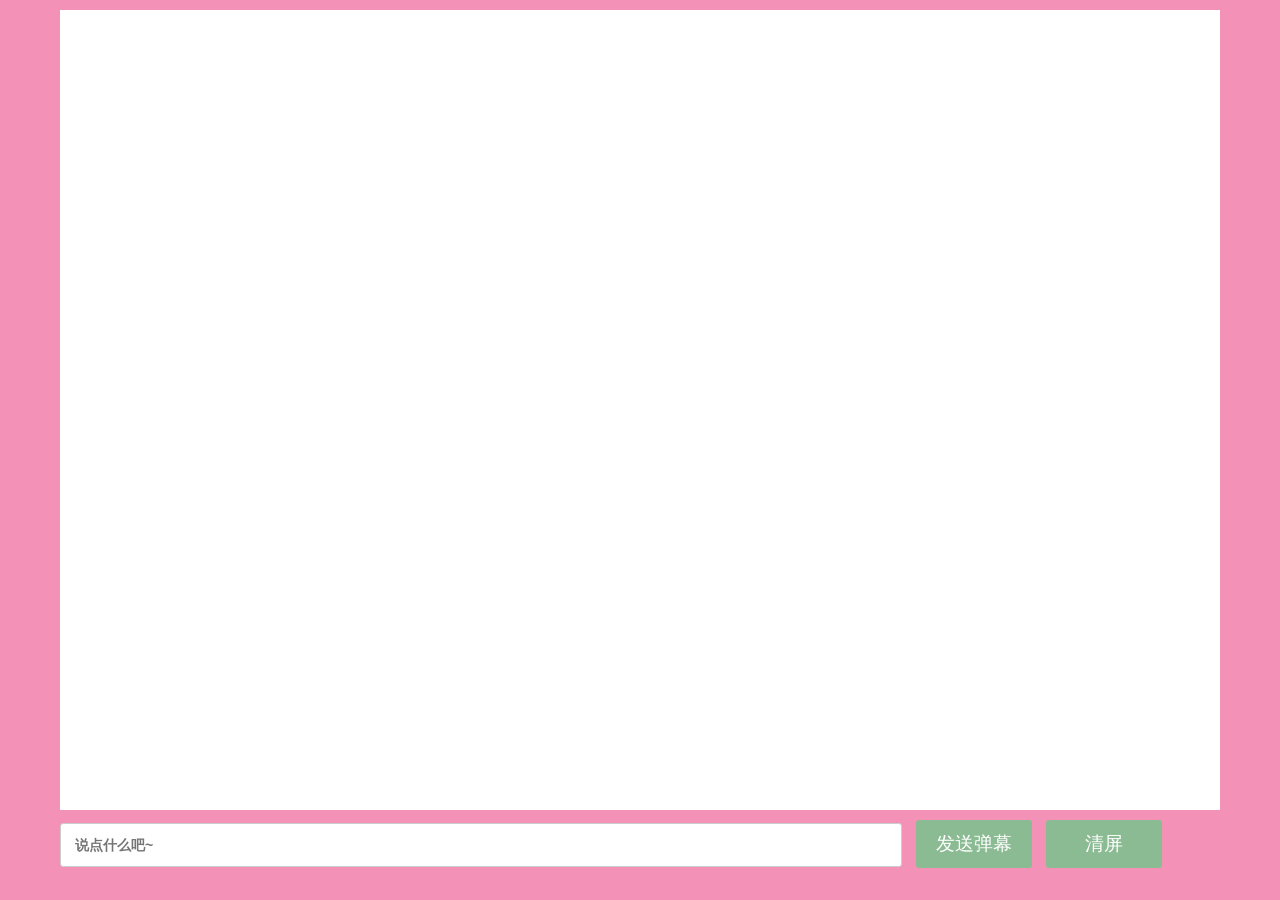
<file: day6/dmq.html>
<!DOCTYPE html>
<html lang="en">
<head>
    <meta charset="UTF-8">
    <meta name="viewport" content="width=device-width, initial-scale=1.0">
    <title>弹幕墙</title>
    <link rel="stylesheet" type="text/css" href="style/dmq.css">
</head>
<body style="background-color: rgba(243, 137, 178, 0.925);">
    <div id="main" class="frame"></div>
    <div id="send" class="sender">
        <input id="inputText" type="text" placeholder="说点什么吧~"/>
        <div id="Btn1" class="senderBtn">发送弹幕</div>
        <div id="Btn2" class="senderBtn">清屏</div>
    </div>
    <script type="text/javascript">
        var WIN_WIDTH = 0;
        var WIN_HEIGHT = 0;
        var DANMU_LIST = [];
        var SEQ = 1;
        /**
         * 弹幕对象
         */
         function DanMu(id,speed){
            return {"id":id,"speed":speed};
        }

        /**
         * 生成随机数
         */
         function getRandom(start, end, fixed=0) {
            let differ = end - start;
            let random = Math.random();
            return (start + differ * random).toFixed(fixed);
         }
         function addDanmu(text) {
            // 随机生成颜色、速度（2~7）、大小（6~36px）、位置（20~MAX高度-80）
            let r = getRandom(0, 255);
            let g = getRandom(0, 255);
            let b = getRandom(0, 255);
            let speed = getRandom(2, 7);
            let size = getRandom(6, 36);
            let top = getRandom(20, WIN_HEIGHT - 140);
            let left = parseInt(getRandom(1000, 3000)) + parseInt(WIN_WIDTH);
            // 创建一个div  
            var danmu = document.createElement("div");  
            // 设置样式
            danmu.style.position = "absolute";
            danmu.style.width = "100%";
            danmu.style.left = left + "px";
            danmu.style.top = top + "px";
            danmu.style.fontSize = size + "px";
            danmu.style.color = "rgb(" + r + ", " + g + ", " + b + ")";
            // 设置ID
            danmu.id = "danmu_" + SEQ++; 
            // 添加到父元素下
            document.getElementById("main").appendChild(danmu);  
            // 添加内容
            document.getElementById(danmu.id).innerText = text;
            // 添加到弹幕列表
            var obj = {"id": danmu.id, "speed": speed};
            DANMU_LIST.push(obj);
        }
        function deleteDanmu(id) {
            var danmu = document.getElementById(id);
            console.log("delete" + danmu);
            if (danmu != null) {
                danmu.parentNode.removeChild(danmu);
            }
        }
        function sendDanmu() {
            // 获取内容
            var text = document.getElementById("inputText").value;
            document.getElementById("inputText").value = "";
            for (var i = 0; i < 250; i++) {
                addDanmu(text);
            }
        }

        /**
         * 弹幕滑动
         */
        function move(id, speed) {
            speed = parseInt(speed);
            var now = parseInt(document.getElementById(id).style.left);
            document.getElementById(id).style.left = now - speed + "px";
        }

        /**
         * 定时器
         */
        var int=self.setInterval("start()",5);
        function start() {
            for (var i = DANMU_LIST.length - 1; i >= 0; i--) {
                move(DANMU_LIST[i].id, DANMU_LIST[i].speed);
                if (parseInt(document.getElementById(DANMU_LIST[i].id).style.left) < -WIN_WIDTH) {
                    deleteDanmu(DANMU_LIST[i].id);
                    DANMU_LIST.splice(i, 1);
                }
            }
            
        }
        function clearDanmu() {
            DANMU_LIST = [];
            document.getElementById("main").innerHTML = '';
        }

        /**
         * 窗口初始化
         */
        function initWindows() {
            WIN_WIDTH = document.documentElement.clientWidth;
            WIN_HEIGHT = document.documentElement.clientHeight;
            document.getElementById("main").style.height = (WIN_HEIGHT - 100) + "px";
            document.getElementById("main").style.width = (WIN_WIDTH - 120) + "px";
            document.getElementById("send").style.width = (WIN_WIDTH - 120) + "px";
        }
        window.onload = function() {
            initWindows();
            document.getElementById("Btn1").addEventListener("click", sendDanmu);
            document.getElementById("Btn2").addEventListener("click", clearDanmu);
        }
        window.onresize = function() {
            initWindows();
        }
    </script>
</body>
</html>
</file>
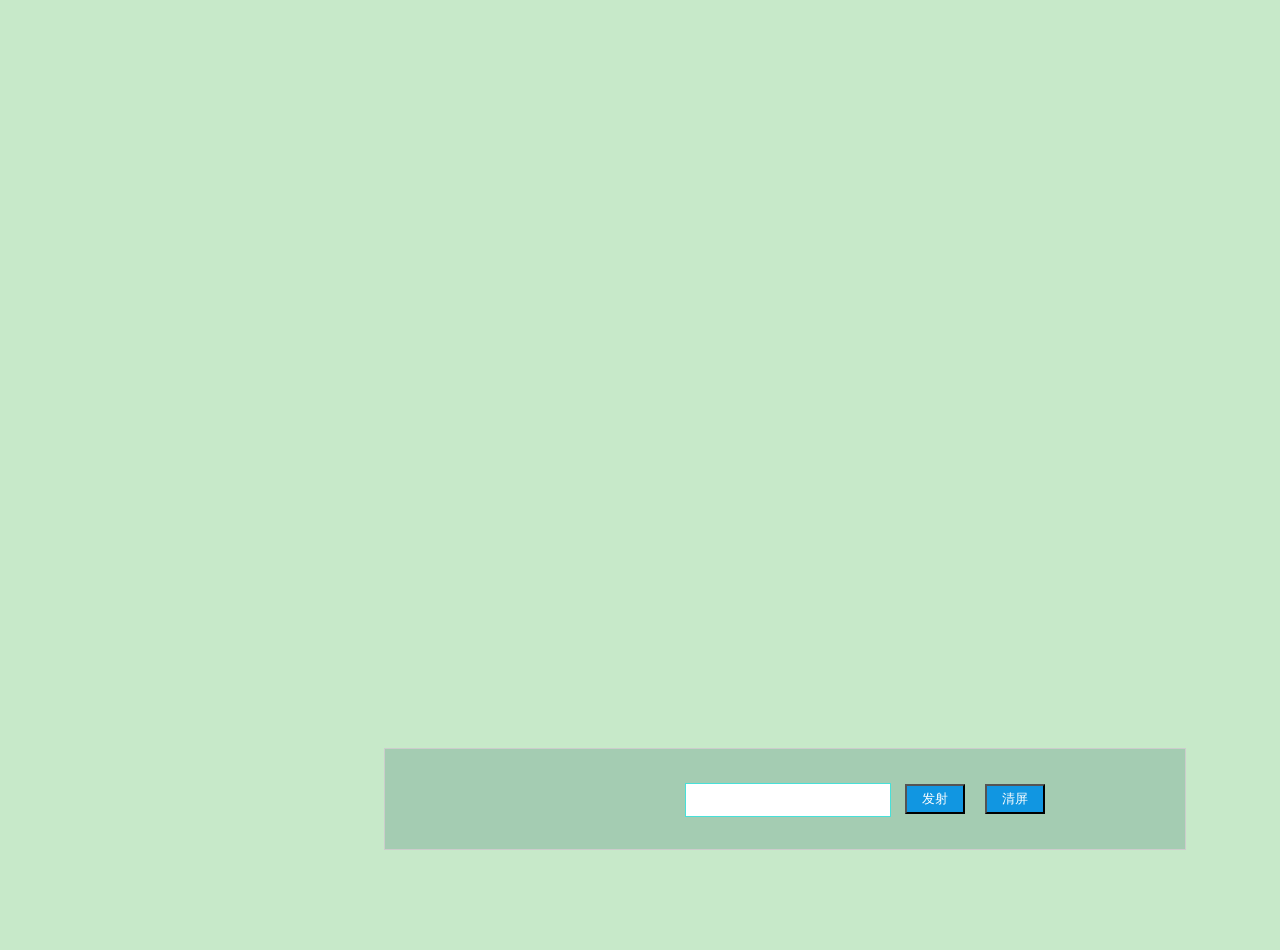
<file: day6/test5.html>
<!DOCTYPE html>
<html>
<head>
    <meta charset="UTF-8">
    <meta name="viewport" content="width=device-width, initial-scale=1.0">
    <meta http-equiv="X-UA-Compatible" content="ie=edge">
    <title>弹幕</title>
    <style>
    body{
      background-color:rgb(199, 233, 201);
    }
    .box1{
           width:100%;
           height:100%;
           position: absolute;
           bottom:-50px;
        }
   .box2{
        width:800px;
        position: absolute;
        text-align: center;
        height:100px;
        border:1px solid #ccc;
        background-color:rgb(164,204,178);
        bottom:50px;
        left:30%;
    }
    p{
        width:100px;
        height:50px;
        position: absolute;
        left:200px;
        top:1px;
        font-size:30px;
        color:pink;
    }
    .input{
        width:200px;
        height:30px;
        border:1px solid rgb(71, 224, 217);
        position: absolute;
        left:300px;
        top:34px;
    }
    .btn{
        width:60px;
        height:30px;
        position: absolute;
        left:520px;
        top:35px;
        background-color:rgb(17,150,225);
        color:#fff;
    }
    .clear{
        width:60px;
        height:30px;
        position: absolute;
        left:600px;
        top:35px;
        background-color:rgb(17,150,225);
        color:#fff;
    }
    span{
      width: 300px;
      height: 140px;
      position: absolute;
      overflow: hidden;
      color: #000;
      font-size: 4em;
      line-height: 1.5em;
      cursor: pointer;
      white-space: nowrap;
    }
    </style>
     <script src="https://cdn.staticfile.org/jquery/1.10.2/jquery.min.js"></script>
    <script>
    $(function(){
        var colors=["black","pink","hotpink","blue","yellow"];//颜色数组，随机色从中产生
        $(".btn").click(function(){
            var radomColors=parseInt(Math.random() * colors.length);//随机颜色
            var radomsize=parseInt(Math.random() * 64)
            var radomY=parseInt(Math.random()*200);//弹幕出现的随机高度
            $("<span></span>").text($(".input").val())//创建一个span并且给他input值
           .css("color",colors[radomColors]) //给样式增加随机生成的颜色
            .css("left",1200)//设置left值,弹幕从哪儿开始
            .css("top",radomY)//设置top
            .css("font-size",radomsize)
            .animate({left:-500},5000,function(){
                $(this).remove();}//让字体按5000毫秒的速度向左移动移动
            ).appendTo(".box1");
            $(".input").val("");
        });
        $('.clear').click(function() {
          $('.box1').empty();
        });
    });
    </script>
</head>
<body>
    <div>
    <div class="box1"></div>
    <div class="box2">
        <input type="text" class="input">
        <button value="发射" class="btn">发射</button> 
        <button value="清屏" class="clear">清屏</button>  
    </div>
</div> 
</body>
</html>
</file>
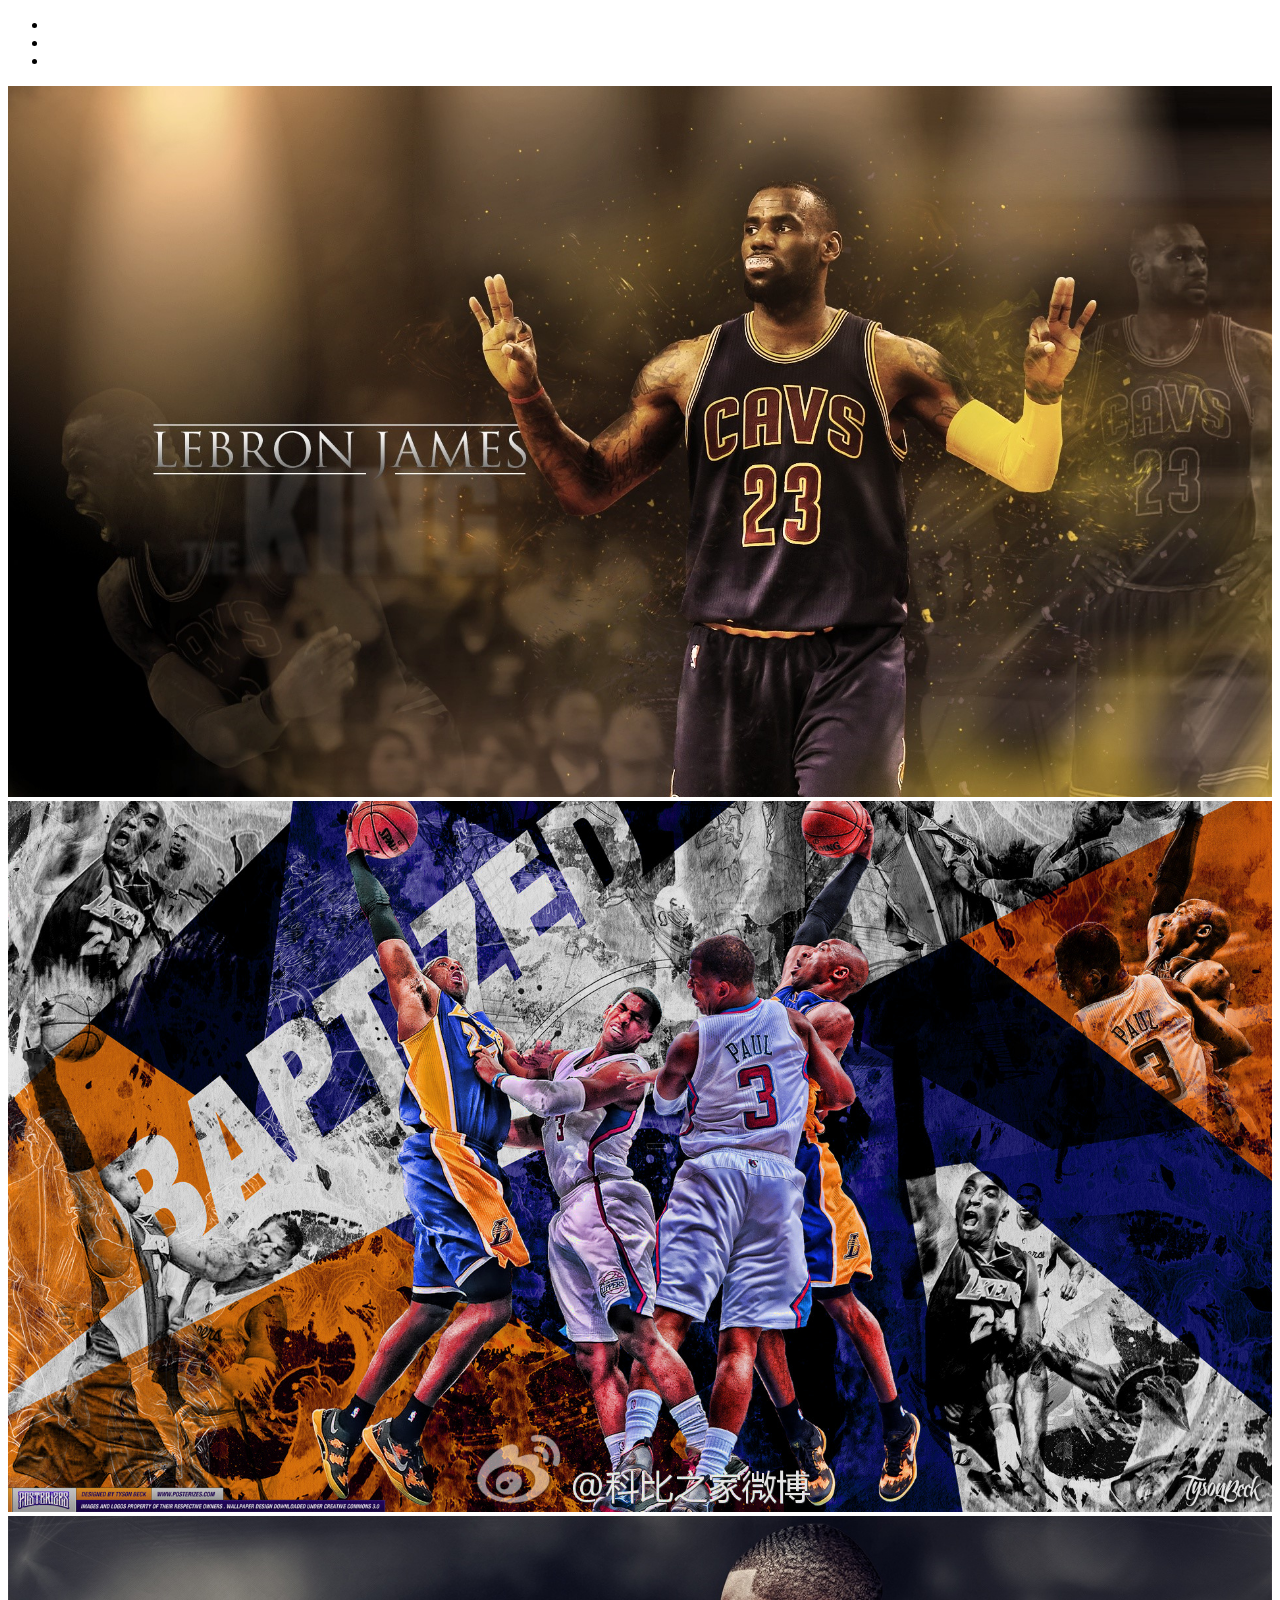
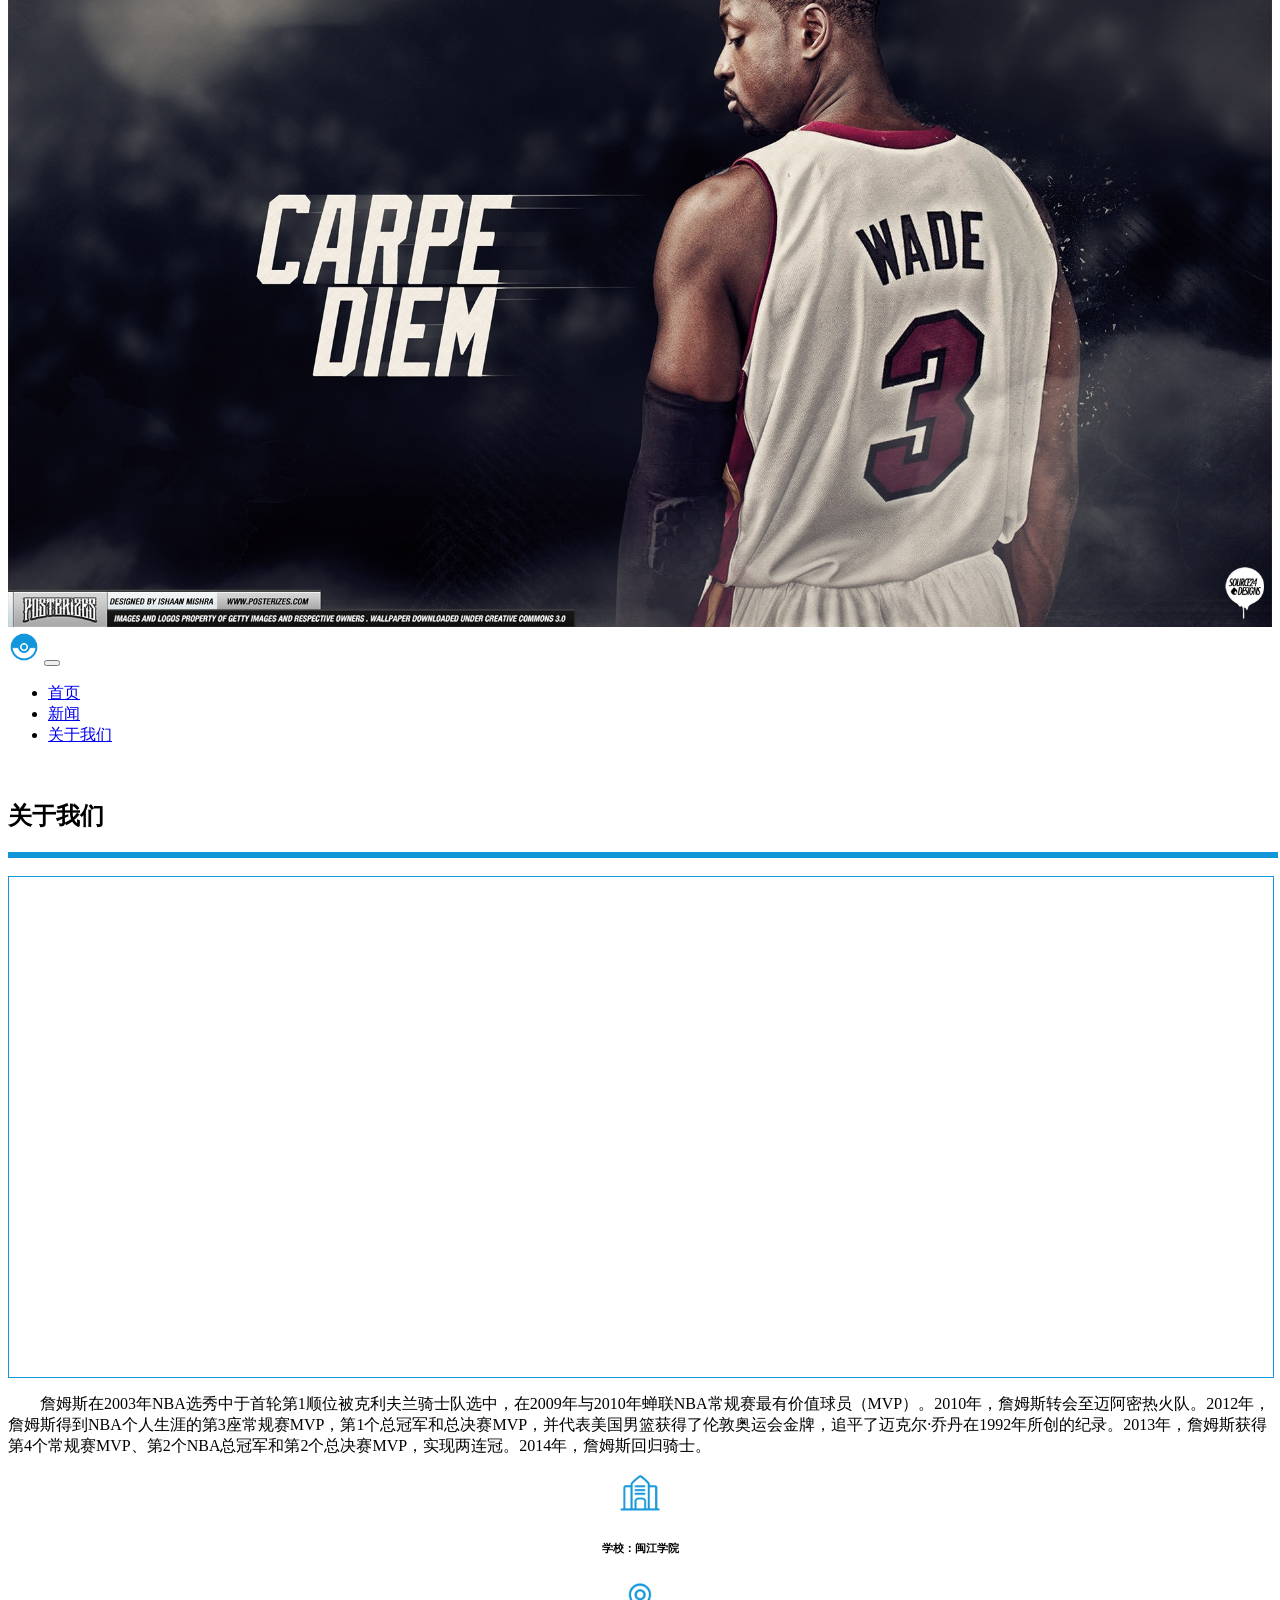
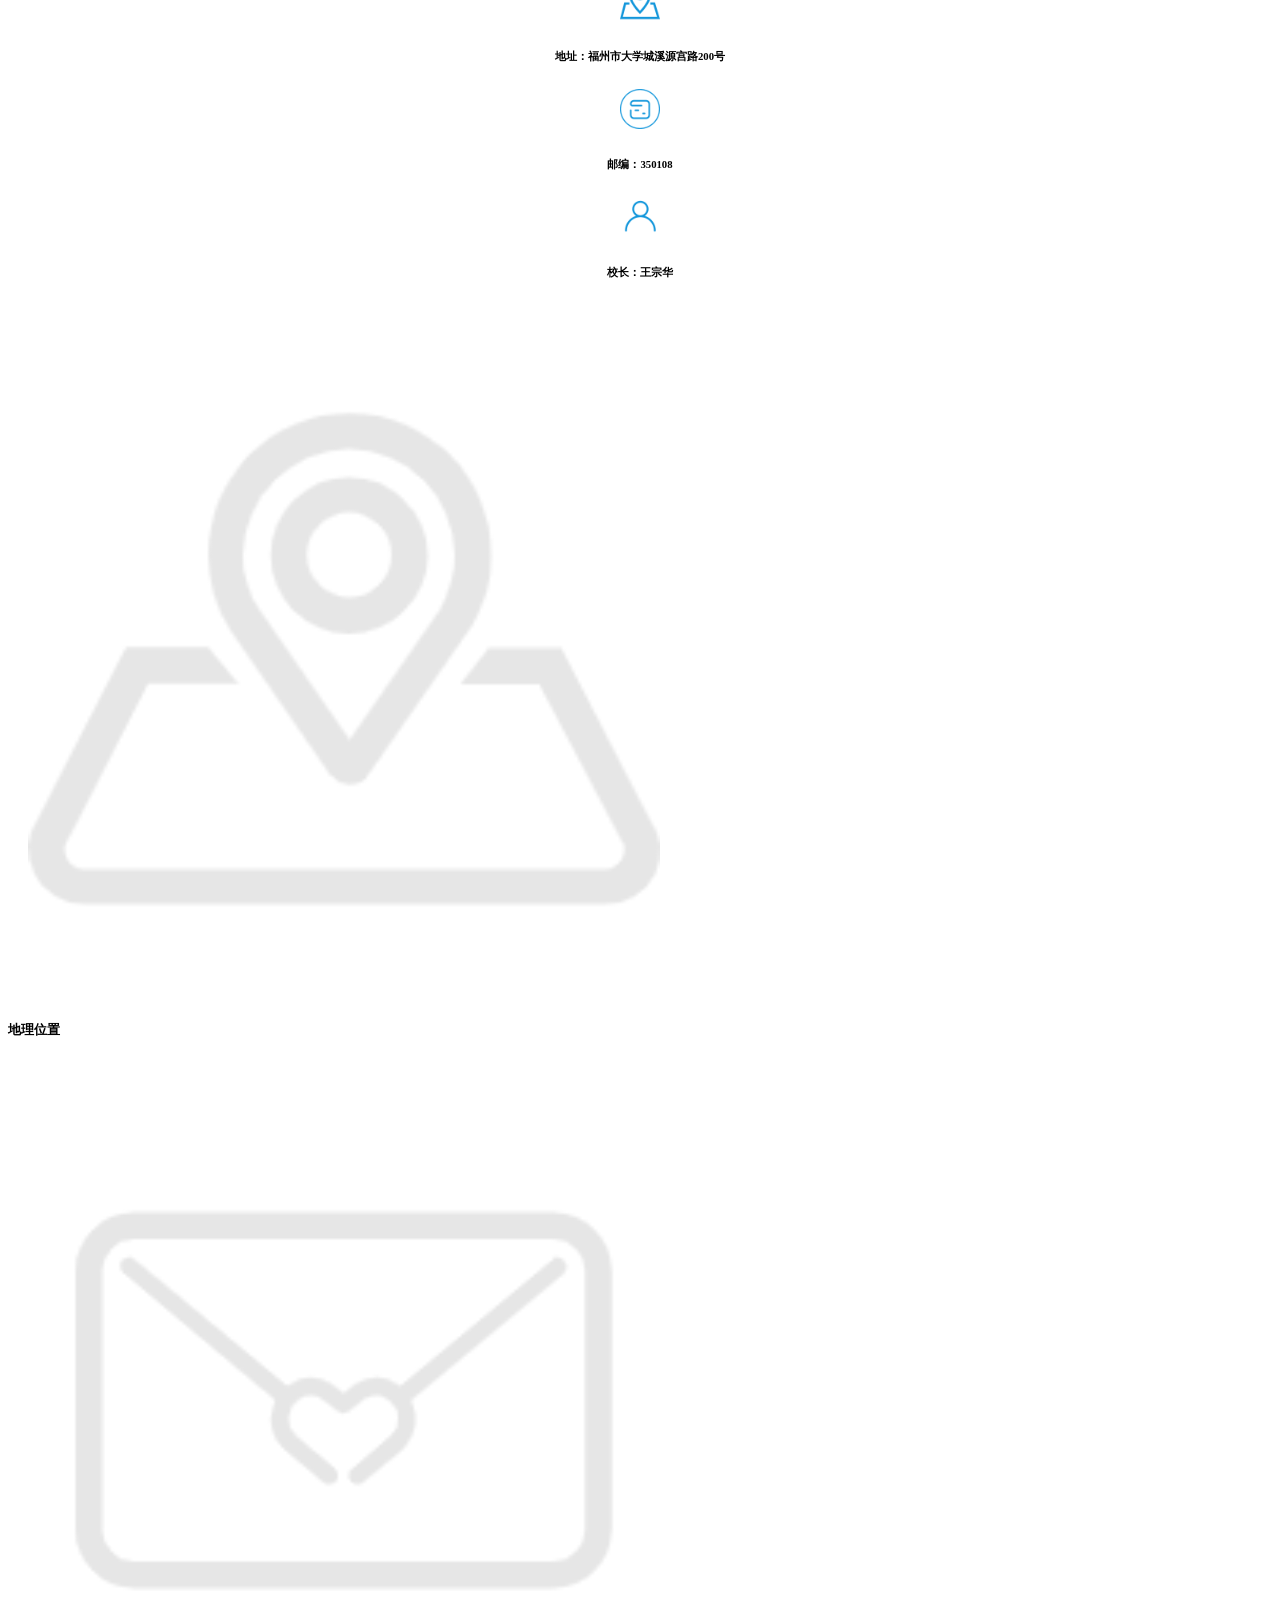
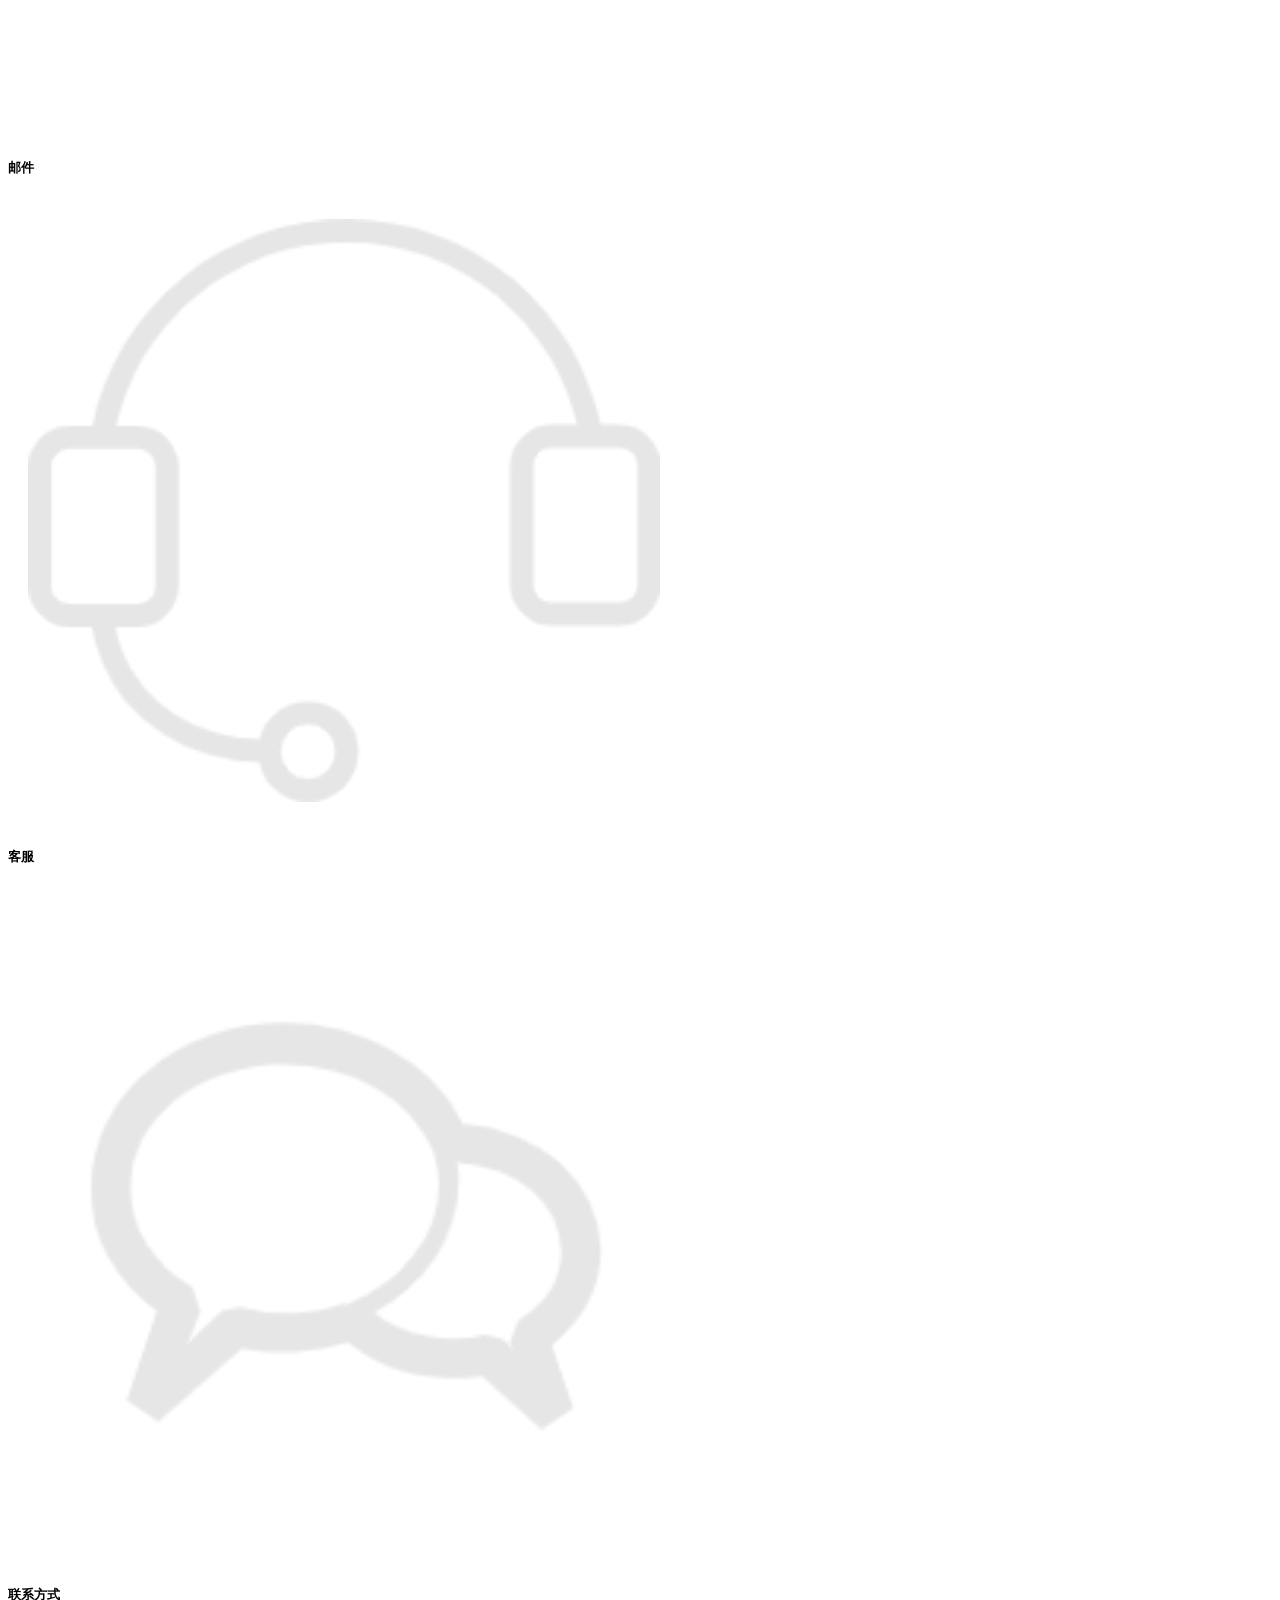
<file: test5/about.html>
<!DOCTYPE html>
<html lang="en">

<head>
    <meta charset="UTF-8">
    <meta name="viewport" content="width=device-width, initial-scale=1.0">
    <title>关于我们</title>

    <link rel="stylesheet" href="https://cdn.staticfile.org/twitter-bootstrap/4.3.1/css/bootstrap.min.css">
    <script src="https://cdn.staticfile.org/jquery/3.2.1/jquery.min.js"></script>
    <script src="https://cdn.staticfile.org/popper.js/1.15.0/umd/popper.min.js"></script>
    <script src="https://cdn.staticfile.org/twitter-bootstrap/4.3.1/js/bootstrap.min.js"></script>
    <link rel="icon" href="./images/wy.ico" type="image/x-icon">
    <link rel="stylesheet" href="./style/base.css">
    <script type="text/javascript" src="https://api.map.baidu.com/api?v=2.0&ak=LQmvwYIjMy3lS4SrYcqG24TCDFNzjG9s&s=1"></script>
</head>

<body>
    <div class="container-fruit">
        <div class="row">
            <div class="col-sm-12 col-md-12 col-lg-12">
                <div id="demo" class="carousel slide" data-ride="carousel">
                    <!-- 指示符 -->
                    <ul class="carousel-indicators">
                        <li data-target="#demo" data-slide-to="0" class="active"></li>
                        <li data-target="#demo" data-slide-to="1"></li>
                        <li data-target="#demo" data-slide-to="2"></li>
                    </ul>
                    <!-- 轮播图片 -->
                    <div class="carousel-inner">
                        <div class="carousel-item active">
                            <img src="./images/James.jpg">
                        </div>
                        <div class="carousel-item">
                            <img src="./images/KB.jpg">
                        </div>
                        <div class="carousel-item">
                            <img src="./images/WD.jpg">
                        </div>
                    </div>
                    <!-- 左右切换按钮 -->
                    <a class="carousel-control-prev" href="#demo" data-slide="prev">
                        <span class="carousel-control-prev-icon"></span>
                    </a>
                    <a class="carousel-control-next" href="#demo" data-slide="next">
                        <span class="carousel-control-next-icon"></span>
                    </a>
                </div>
            </div>
        </div>

        <div class="row">
            <div class="col-sm-12">
                <nav class="navbar navbar-expand-md bg-dark navbar-dark">
                    <a class="navbar-brand" href="#"><img src="./images/logo.png" alt="logo" class="icon"></a>
                    <button class="navbar-toggler" type="button" data-toggle="collapse"
                        data-target="#collapsibleNavbar">
                        <span class="navbar-toggler-icon"></span>
                    </button>
                    <div class="collapse navbar-collapse" id="collapsibleNavbar">
                        <ul class="navbar-nav">
                            <li class="nav-item">
                                <a class="nav-link" href="./index.html">首页</a>
                            </li>
                            <li class="nav-item">
                                <a class="nav-link" href="./news.html">新闻</a>
                            </li>
                            <li class="nav-item">
                                <a class="nav-link active" href="./about.html">关于我们</a>
                            </li>
                        </ul>
                    </div>
                </nav>
            </div>
        </div><br>
        <div class="container">
            <div class="row">
                <div class="col-sm-12 col-md-12 col-lg-12 text-center">
                    <h2>关于我们</h2>
                    <hr><br>
                </div>
            </div>
            <div class="row">
                <div class="col-sm-12 col-md-8">
                    <div class="map" id="dituContent"></div>
                </div>
                <div class="col-sm-12 col-md-4">
                    <p>
                        詹姆斯在2003年NBA选秀中于首轮第1顺位被克利夫兰骑士队选中，在2009年与2010年蝉联NBA常规赛最有价值球员（MVP）。2010年，詹姆斯转会至迈阿密热火队。2012年，詹姆斯得到NBA个人生涯的第3座常规赛MVP，第1个总冠军和总决赛MVP，并代表美国男篮获得了伦敦奥运会金牌，追平了迈克尔·乔丹在1992年所创的纪录。2013年，詹姆斯获得第4个常规赛MVP、第2个NBA总冠军和第2个总决赛MVP，实现两连冠。2014年，詹姆斯回归骑士。
                    </p>
                    <div class="message">
                        <img src="./images/xx.png" alt="xx" class="logo">
                        <span>
                            <h6>学校：闽江学院</h6>
                        </span>
                        <img src="./images/dz.png" alt="dz" class="logo">
                        <span>
                            <h6>地址：福州市大学城溪源宫路200号</h6>
                        </span>
                        <img src="./images/yb.png" alt="yb" class="logo">
                        <span>
                            <h6>邮编：350108</h6>
                        </span>
                        <img src="./images/xz.png" alt="xz" class="logo">
                        <span>
                            <h6>校长：王宗华</h6>
                        </span>
                    </div>
                </div>
            </div>
        </div><br>
        <div class="container-fruit bg-dark">
            <div class="container">
                <div class="row">
                    <div class="col-12" style="padding: 0;">
                        <div class="jumbotron bg-dark">
                            <div class="row">
                                <div class="col-sm-12 col-md-6 col-lg-3 text-center">
                                    <img src="./images/dd.png" alt="dd" class="footer-img">
                                    <h5 class="text-white font-weight-light">地理位置</h5>
                                </div>
                                <div class="col-sm-12 col-md-6 col-lg-3 text-center">
                                    <img src="./images/yj.png" alt="yj" class="footer-img">
                                    <h5 class="text-white font-weight-light">邮件</h5>
                                </div>
                                <div class="col-sm-12 col-md-6 col-lg-3 text-center">
                                    <img src="./images/kf.png" alt="kf" class="footer-img">
                                    <h5 class="text-white font-weight-light">客服</h5>
                                </div>
                                <div class="col-sm-12 col-md-6 col-lg-3 text-center">
                                    <img src="./images/wx.png" alt="kf" class="footer-img">
                                    <h5 class="text-white font-weight-light">联系方式</h5>
                                </div>
                            </div>
                        </div>
                    </div>
                </div>
            </div>
        </div>
    </div>
    </div>
    </div>
    <script type="text/javascript">
        //创建和初始化地图函数：
        function initMap() {
            createMap();//创建地图
            setMapEvent();//设置地图事件
            addMapControl();//向地图添加控件
        }

        //创建地图函数：
        function createMap() {
            var map = new BMap.Map("dituContent");//在百度地图容器中创建一个地图
            var point = new BMap.Point(119.176895, 26.072713);//定义一个中心点坐标
            map.centerAndZoom(point, 17);//设定地图的中心点和坐标并将地图显示在地图容器中
            window.map = map;//将map变量存储在全局
        }

        //地图事件设置函数：
        function setMapEvent() {
            map.enableDragging();//启用地图拖拽事件，默认启用(可不写)
            map.enableScrollWheelZoom();//启用地图滚轮放大缩小
            map.enableDoubleClickZoom();//启用鼠标双击放大，默认启用(可不写)
            map.enableKeyboard();//启用键盘上下左右键移动地图
        }

        //地图控件添加函数：
        function addMapControl() {
            //向地图中添加缩放控件
            var ctrl_nav = new BMap.NavigationControl({ anchor: BMAP_ANCHOR_TOP_LEFT, type: BMAP_NAVIGATION_CONTROL_LARGE });
            map.addControl(ctrl_nav);
            //向地图中添加缩略图控件
            var ctrl_ove = new BMap.OverviewMapControl({ anchor: BMAP_ANCHOR_BOTTOM_RIGHT, isOpen: 1 });
            map.addControl(ctrl_ove);
            //向地图中添加比例尺控件
            var ctrl_sca = new BMap.ScaleControl({ anchor: BMAP_ANCHOR_BOTTOM_LEFT });
            map.addControl(ctrl_sca);
        }
        initMap();//创建和初始化地图
    </script>
</body>

</html>
</file>
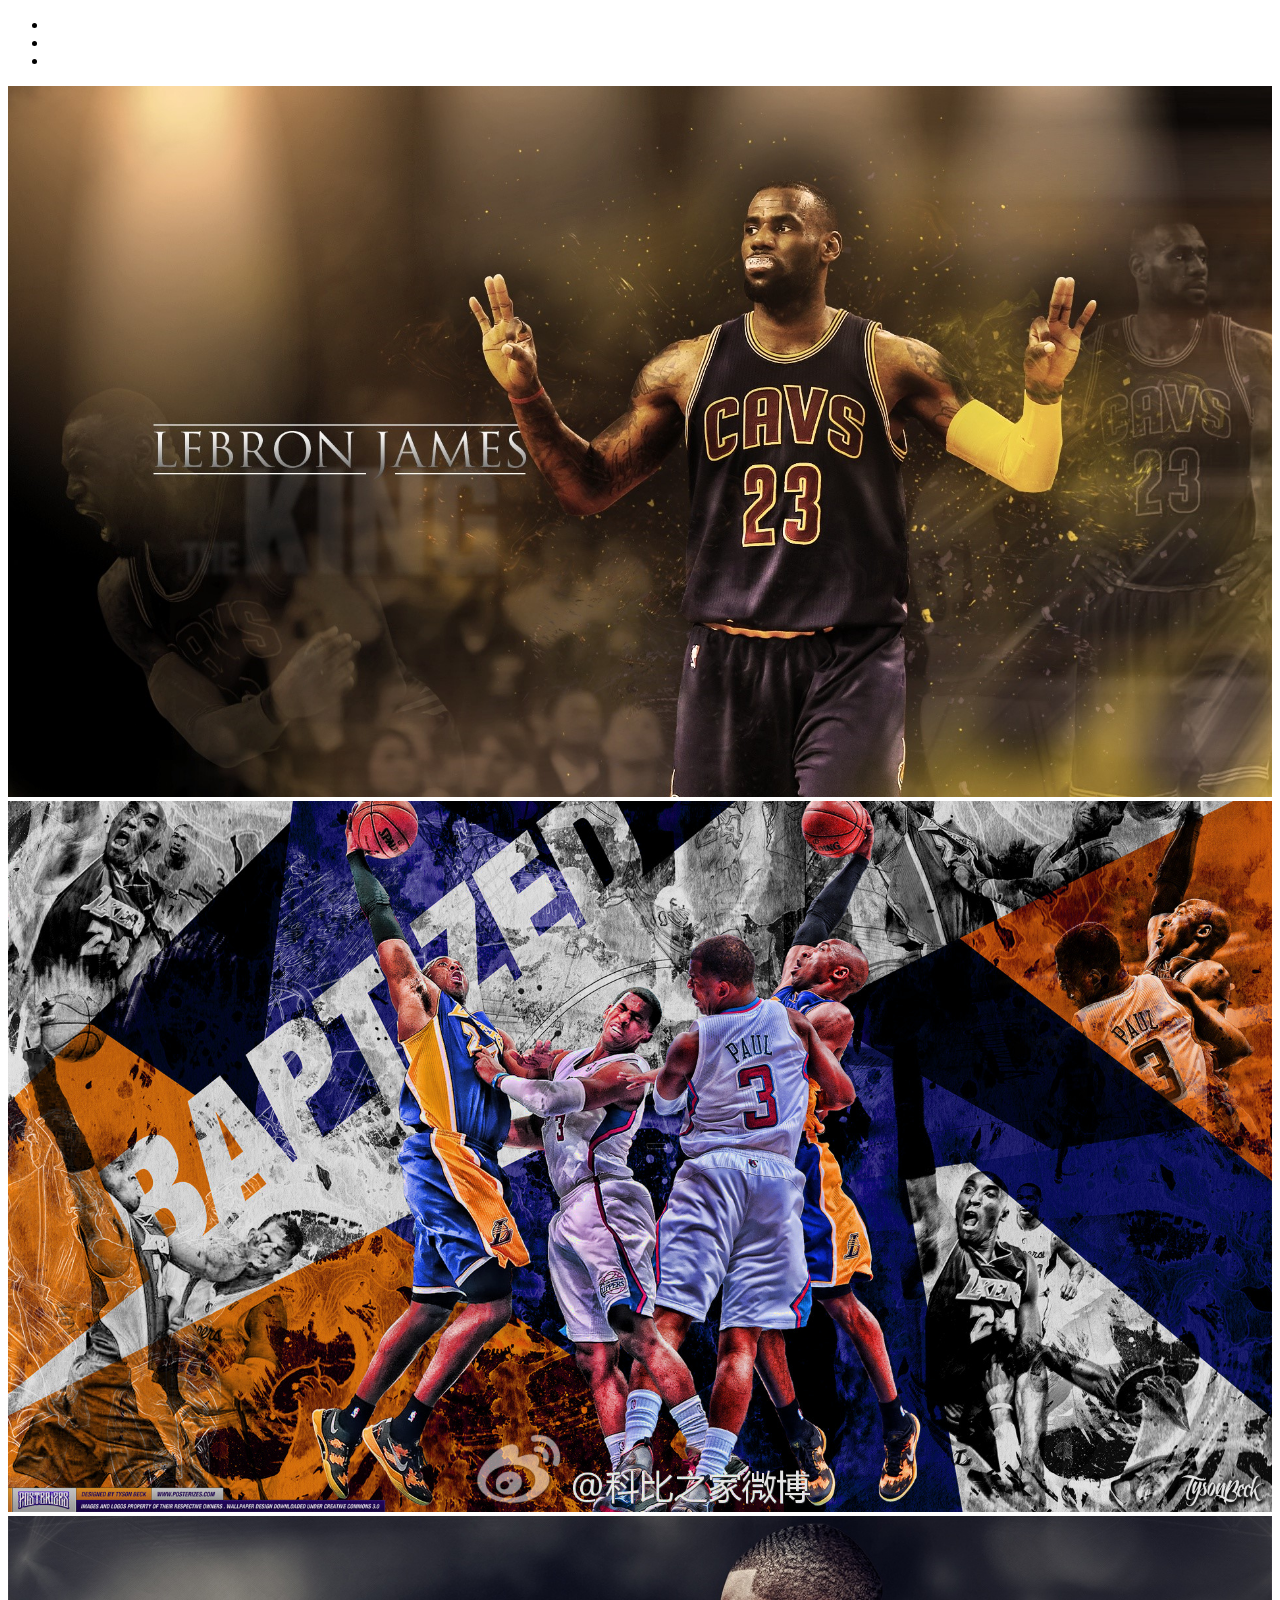
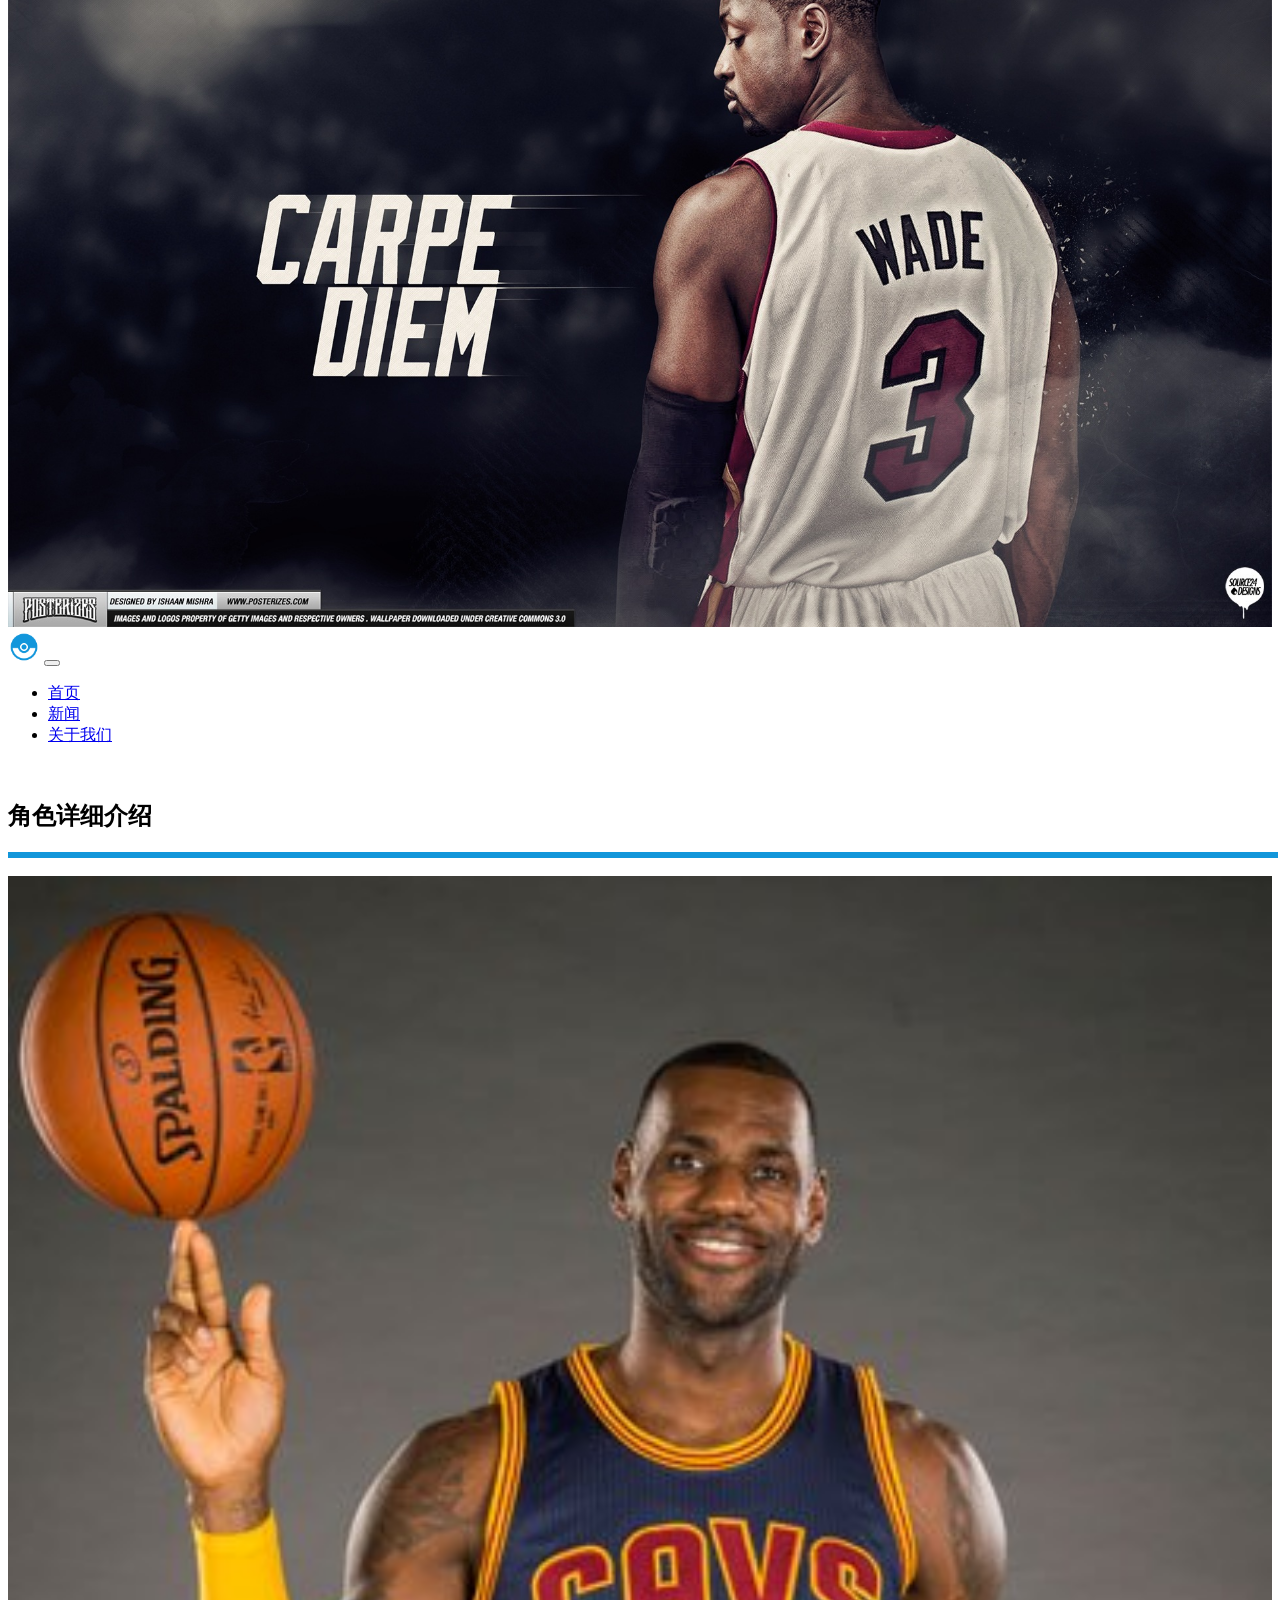
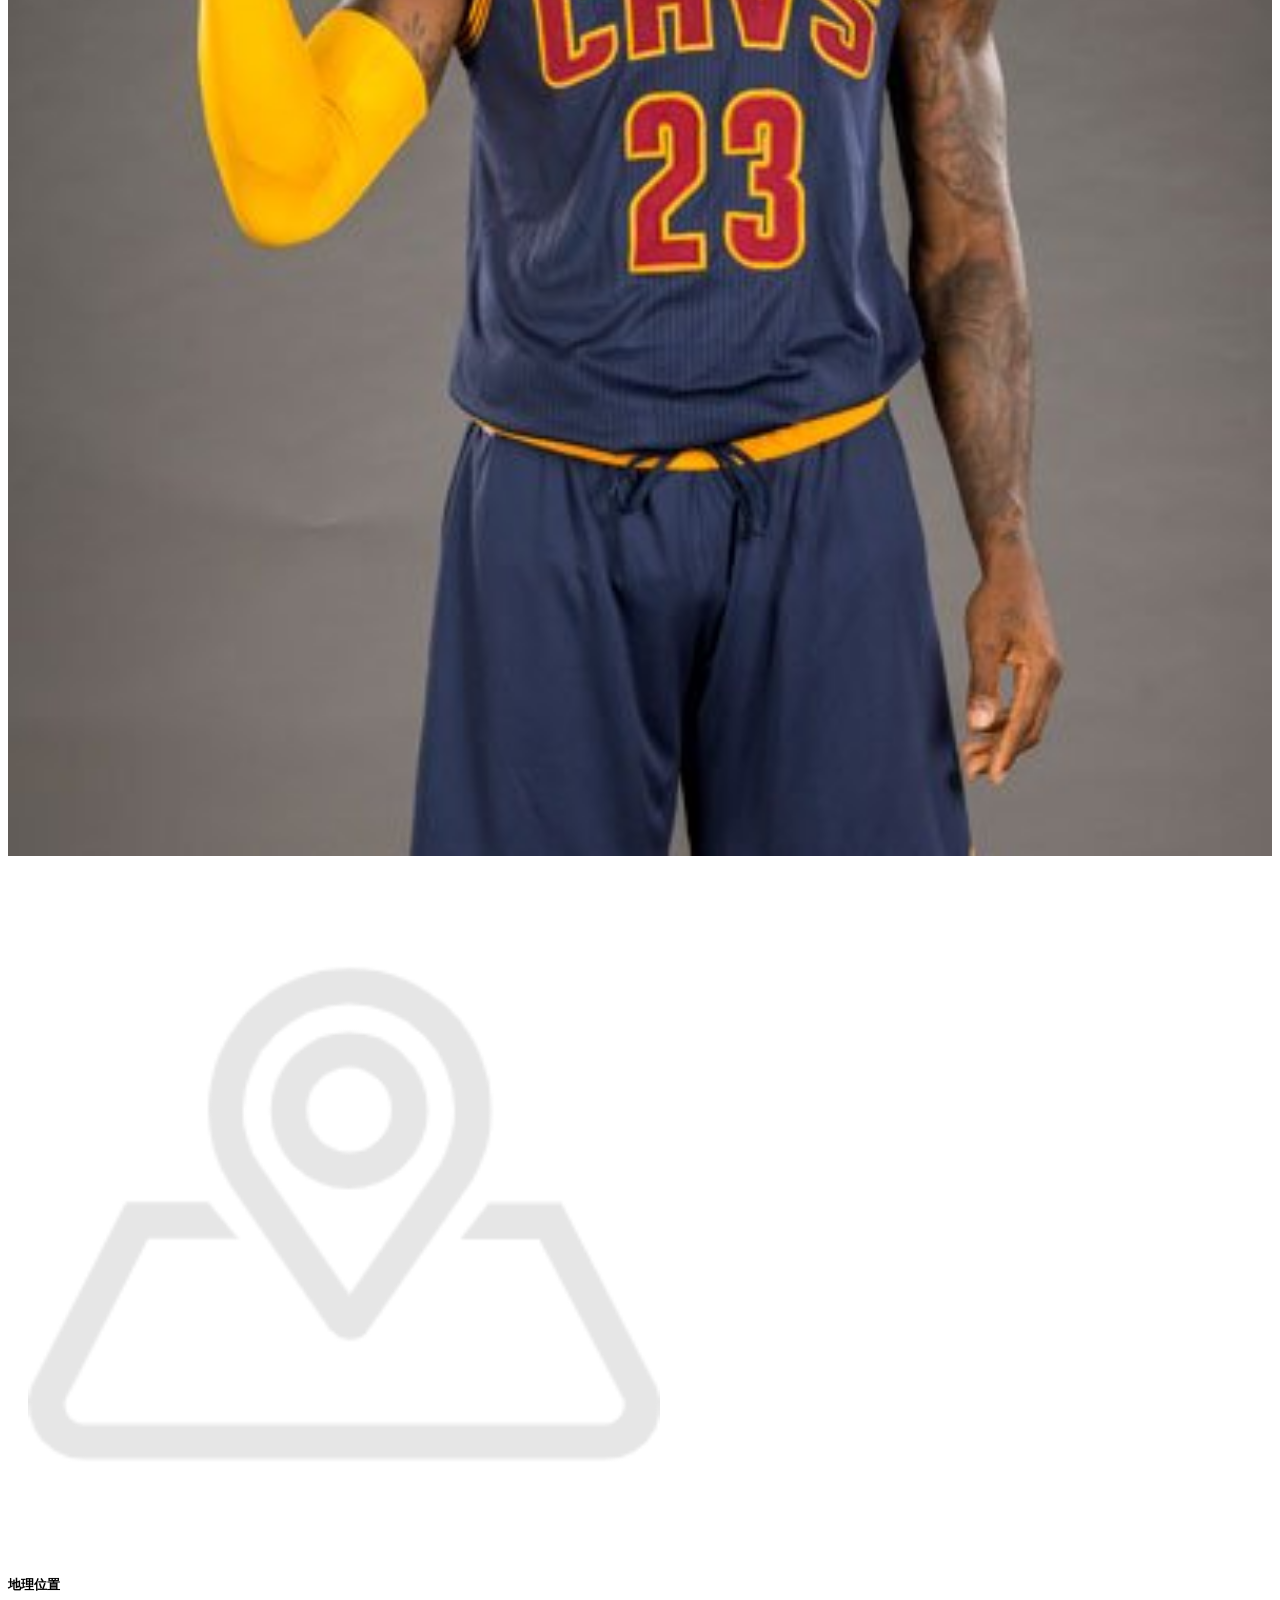
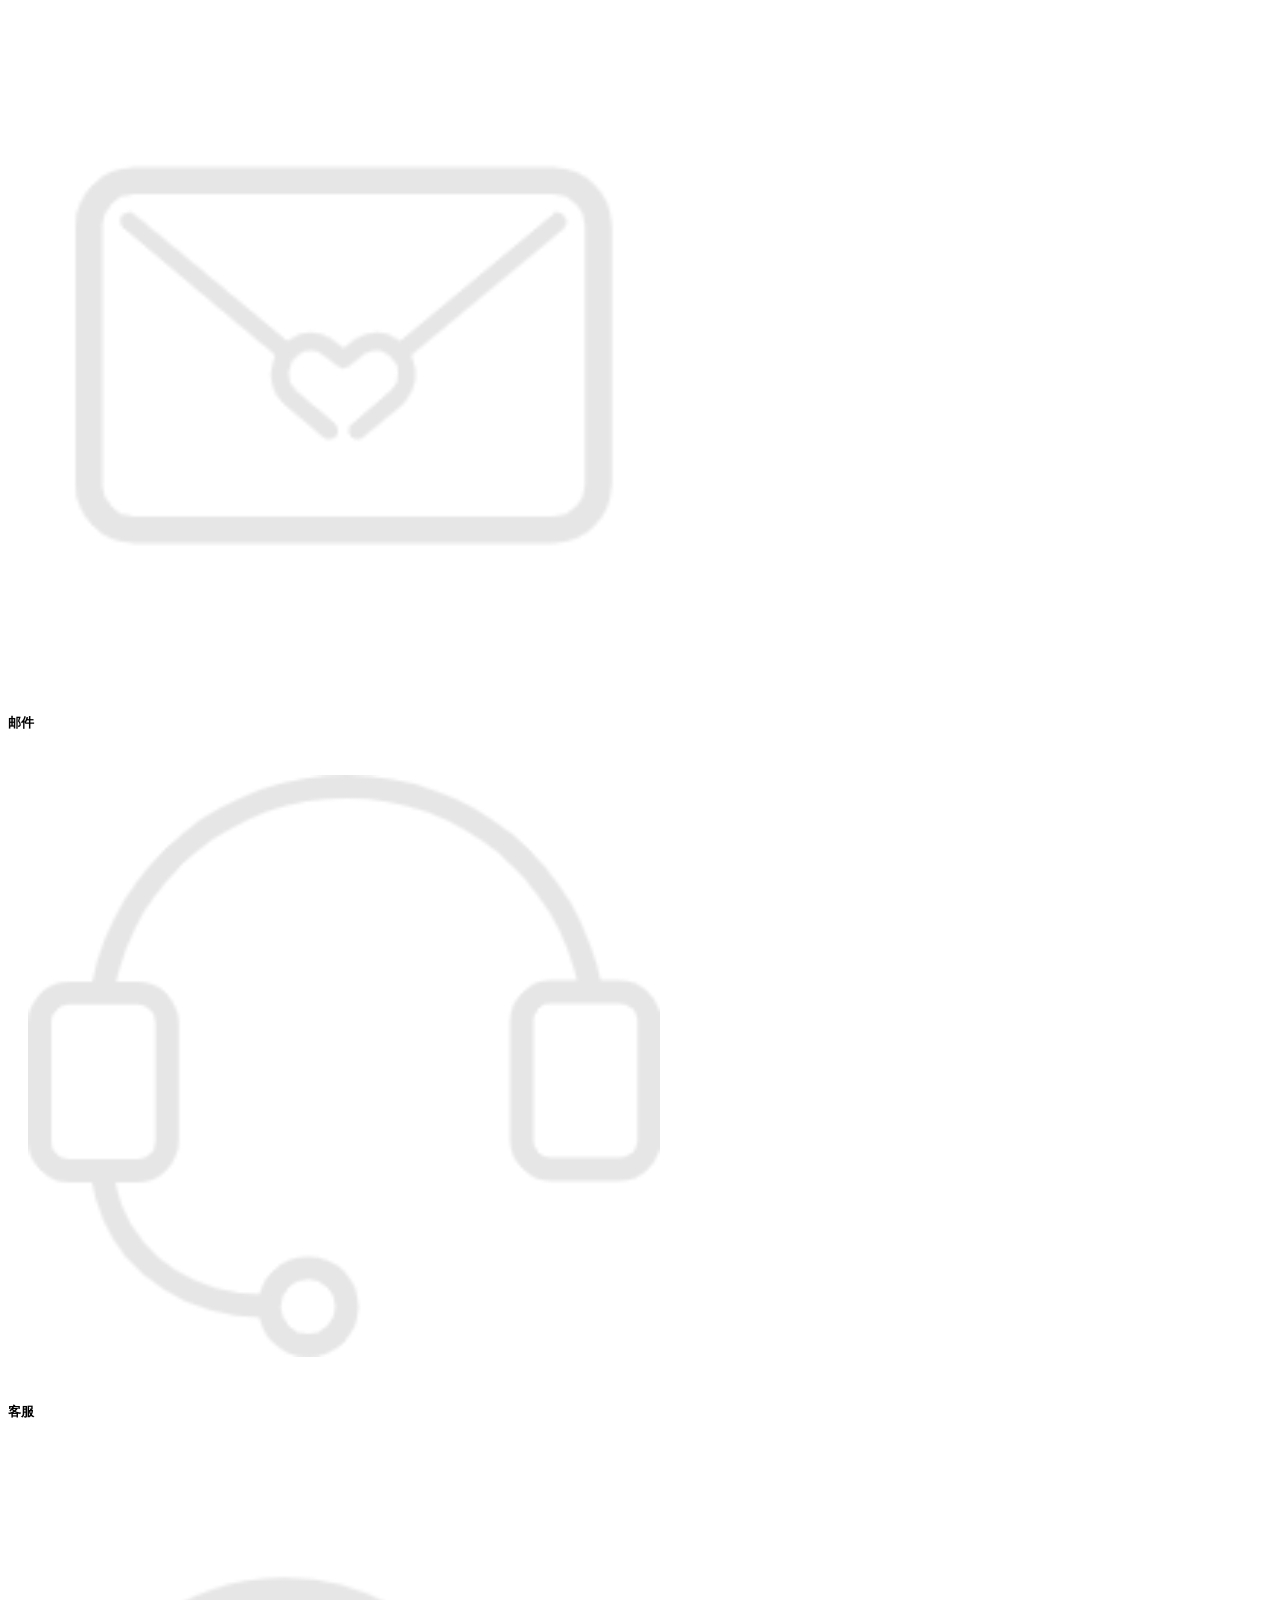
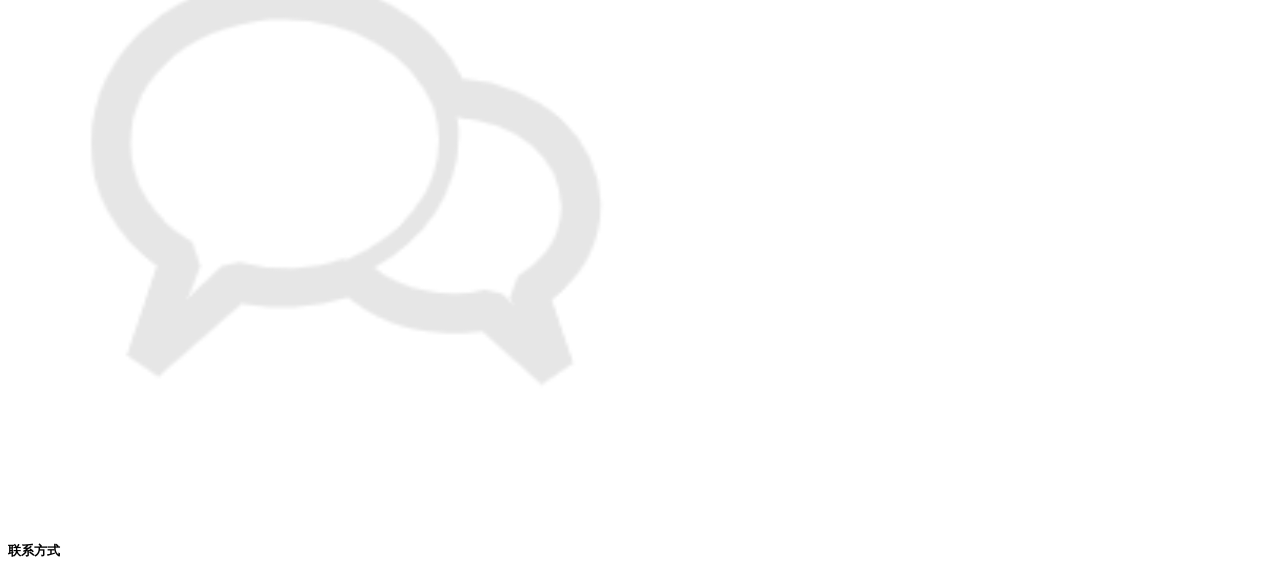
<file: test5/news-detail.html>
<!DOCTYPE html>
<html lang="en">

<head>
    <meta charset="UTF-8">
    <meta name="viewport" content="width=device-width, initial-scale=1.0">
    <title>新闻页面</title>

    <link rel="stylesheet" href="https://cdn.staticfile.org/twitter-bootstrap/4.3.1/css/bootstrap.min.css">
    <script src="https://cdn.staticfile.org/jquery/3.2.1/jquery.min.js"></script>
    <script src="https://cdn.staticfile.org/popper.js/1.15.0/umd/popper.min.js"></script>
    <script src="https://cdn.staticfile.org/twitter-bootstrap/4.3.1/js/bootstrap.min.js"></script>
    <link rel="icon" href="./images/wy.ico" type="image/x-icon">
    <link rel="stylesheet" href="./style/base.css">
</head>

<body>
    <div class="container-fruit">
        <div class="row">
            <div class="col-sm-12 col-md-12 col-lg-12">
                <div id="demo" class="carousel slide" data-ride="carousel">
                    <!-- 指示符 -->
                    <ul class="carousel-indicators">
                        <li data-target="#demo" data-slide-to="0" class="active"></li>
                        <li data-target="#demo" data-slide-to="1"></li>
                        <li data-target="#demo" data-slide-to="2"></li>
                    </ul>
                    <!-- 轮播图片 -->
                    <div class="carousel-inner">
                        <div class="carousel-item active">
                            <img src="./images/James.jpg">
                        </div>
                        <div class="carousel-item">
                            <img src="./images/KB.jpg">
                        </div>
                        <div class="carousel-item">
                            <img src="./images/WD.jpg">
                        </div>
                    </div>
                    <!-- 左右切换按钮 -->
                    <a class="carousel-control-prev" href="#demo" data-slide="prev">
                        <span class="carousel-control-prev-icon"></span>
                    </a>
                    <a class="carousel-control-next" href="#demo" data-slide="next">
                        <span class="carousel-control-next-icon"></span>
                    </a>
                </div>
            </div>
        </div>

        <div class="row">
            <div class="col-sm-12">
                <nav class="navbar navbar-expand-md bg-dark navbar-dark">
                    <a class="navbar-brand" href="#"><img src="./images/logo.png" alt="logo" class="icon"></a>
                    <button class="navbar-toggler" type="button" data-toggle="collapse"
                        data-target="#collapsibleNavbar">
                        <span class="navbar-toggler-icon"></span>
                    </button>
                    <div class="collapse navbar-collapse" id="collapsibleNavbar">
                        <ul class="navbar-nav">
                            <li class="nav-item">
                                <a class="nav-link" href="./index.html">首页</a>
                            </li>
                            <li class="nav-item">
                                <a class="nav-link active" href="./news.html">新闻</a>
                            </li>
                            <li class="nav-item">
                                <a class="nav-link" href="./about.html">关于我们</a>
                            </li>
                        </ul>
                    </div>
                </nav>
            </div>
        </div><br>
        <div class="container">
            <div class="row">
                <div class="col-sm-12 col-md-12 col-lg-12 text-center">
                    <h2>角色详细介绍</h2>
                    <hr><br>
                </div>
            </div>
            <div class="row">
                <div class="col-sm-12 col-md-8">
                    <img src="./images/lbj4.jpg" alt="detail" class="detail">
                </div>
                <div class="col-sm-12 col-md-4 detail" id="xiaozhi">
                </div>
            </div>

        </div><br>
        <div class="container-fruit bg-dark">
            <div class="container">
                <div class="row">
                    <div class="col-12" style="padding: 0;">
                        <div class="jumbotron bg-dark">
                            <div class="row">
                                <div class="col-sm-12 col-md-6 col-lg-3 text-center">
                                    <img src="./images/dd.png" alt="dd" class="footer-img">
                                    <h5 class="text-white font-weight-light">地理位置</h5>
                                </div>
                                <div class="col-sm-12 col-md-6 col-lg-3 text-center">
                                    <img src="./images/yj.png" alt="yj" class="footer-img">
                                    <h5 class="text-white font-weight-light">邮件</h5>
                                </div>
                                <div class="col-sm-12 col-md-6 col-lg-3 text-center">
                                    <img src="./images/kf.png" alt="kf" class="footer-img">
                                    <h5 class="text-white font-weight-light">客服</h5>
                                </div>
                                <div class="col-sm-12 col-md-6 col-lg-3 text-center">
                                    <img src="./images/wx.png" alt="kf" class="footer-img">
                                    <h5 class="text-white font-weight-light">联系方式</h5>
                                </div>
                            </div>
                        </div>
                    </div>
                </div>
            </div>
        </div>
    </div>
    </div>
    </div>
    <script src="https://apps.bdimg.com/libs/jquery/2.1.4/jquery.min.js"></script>
    <script src="https://cdn.bootcdn.net/ajax/libs/axios/0.19.2/axios.min.js"></script>
    <script src="./js/xiaozhi.js"></script>
</body>

</html>
</file>
<file: test3/style/test3.css>
body{
    margin: 0;
    padding: 0;
}
h4{
    text-align: center;
}
a{
    text-decoration: none;
}
ul{
    list-style: none;
    margin: 0;
    padding: 0;
}
header{
    background-color: rgb(156, 80, 82);
}
.container{
    width: 1100px;
    margin: 0 auto;
    display: flex;
    flex-direction: row;
    box-sizing: border-box;
    padding: 0 16px;
}
.icon{
    width: 32px;
    height: 32px;
}
.header-title{
    display: flex;
    flex: 1;
    flex-direction: row;
    align-items: center;
    height: 64px;
}
.nav{
    display: flex;
    flex-direction: row;
    justify-content: flex-end;
    flex: 1;
}
.nav ul{
    display: flex;
    flex-direction: row;
    align-items: center;
}
.nav ul>li {
    display: flex;
    flex-direction: row;
}
.nav ul>li a{
    display: inline-block;
    padding: 8px;
    color: white;
}
.cleafix{
    clear: both;
}
.section-title{
    text-align: center;
}
.gallery{
    display: flex;
    flex-direction: row;
    justify-content: space-between;
}
.container.column{
    flex-direction: column;
    padding: 0;
}
footer{
    background-color: rgb(167, 28, 49);
    min-height: 200px;
}
footer .left{
    color: white;
    padding: 0;
}
img{
    width: 250px;
    height: 400px;
}
.qrcode{
    width: 180px;
    height: 180px;
    display: flex;
    padding: 60px;
}
</file>
<file: test5/style/base.css>
.carousel-inner img {
    width: 100%;
}

.icon {
    width: 32px;
    height: 32px;
}
hr {
    text-align: center;
    border: solid rgb(18, 150, 218);
    width: 100%;
    margin: 0;
}
.card{
    margin: auto;
    margin-bottom: 20px;
}
p{
    text-indent: 2em;
}
.margin{
    margin: 0;
}
.padding{
    padding: 0;
}
.footer-img {
    width: 50%;
    padding: 20px 20px;
}
body{
    overflow-x: hidden;
}
.map {
    width: 100%;
    height: 500px;
    border: rgb(18, 150, 218) solid 1px;
}
.logo {
    width: 40px;
    height: 40px;
}
.message {
    width: 100%;
    min-height: 300px;
    text-align: center;
}
.table tr td:first-child img {
    width: 60px;
    height: 60px;
}
.detail{
    width: 100%;
}
</file>
<file: day9/anime-master/documentation/assets/css/animejs.css>
@font-face {
 font-family: "Roobert";
 font-weight: 400;
 font-style: normal;
 src: url("../fonts/Roobert-Regular.woff2") format("woff2");
}

@font-face {
 font-family: "Roobert";
 font-weight: 400;
 font-style: italic;
 src: url("../fonts/Roobert-Regular.woff2") format("woff2");
}

@font-face {
 font-family: "Roobert";
 font-weight: 600;
 font-style: normal;
 src: url("../fonts/Roobert-SemiBold.woff2") format("woff2");
}

@font-face {
 font-family: "Roobert";
 font-weight: 600;
 font-style: italic;
 src: url("../fonts/Roobert-SemiBoldItalic.woff2") format("woff2");
}

@font-face {
  font-family: "InputMono";
  src: url("../fonts/InputMono-Regular.woff2") format("woff2"),
      url("../fonts/InputMono-Regular.woff") format("woff");
  font-weight: normal;
  font-style: normal;
}

@font-face {
  font-family: "InputMono";
  src: url("../fonts/InputMono-Bold.woff2") format("woff2"),
      url("../fonts/InputMono-Bold.woff") format("woff");
  font-weight: bold;
  font-style: normal;
}

@font-face {
  font-family: "InputMono";
  src: url("../fonts/InputMono-BoldItalic.woff2") format("woff2"),
      url("../fonts/InputMono-BoldItalic.woff") format("woff");
  font-weight: bold;
  font-style: italic;
}

@font-face {
  font-family: "InputMono";
  src: url("../fonts/InputMono-Italic.woff2") format("woff2"),
      url("../fonts/InputMono-Italic.woff") format("woff");
  font-weight: normal;
  font-style: italic;
}

*, *:before, *:after {
  box-sizing: border-box;
  margin: 0;
  padding: 0;
  border: 0;
  font: inherit;
  vertical-align: baseline;
}

html,
body {
  background-color: #252423;
  color: #F6F4F2;
}

body {
  font-family: Roobert, Helvetica Neue, Helvetica, Arial, sans-serif;
  font-weight: 400;
  font-feature-settings:"tnum" 1, "ss03" 1;
  -webkit-font-smoothing: antialiased;
}

h1, h2 {
  font-weight: 600;
}

input {
  font-family: Roobert, Helvetica Neue, Helvetica, Arial, sans-serif;
  font-variant-numeric: tabular-nums;
}

sup {
  vertical-align: super;
  font-size: .625em;
}

strong {
  font-weight: 600;
}

.color-white { color: #F6F4F2; } /* White */
.color-black { color: #2E2C2C; } /* Black */
.color-red, .color-targets { color: #FF4B4B; }/* red: */
.color-orange, .color-properties { color: #FF8F42; }/* orange: */
.color-lightorange, .color-prop-params { color: #FFC730; }/* lightorange: */
.color-yellow, .color-anim-params { color: #F6FF56; }/* yellow: */
.color-citrus, .color-values { color: #A4FF4F; }/* citrus: */
.color-green, .color-keyframes { color: #18FF74; }/* green: */
.color-darkgreen, .color-staggering { color: #00D672; }/* darkgreen: */
.color-turquoise, .color-tl { color: #3CFFEC; }/* turquoise: */
.color-skyblue, .color-controls { color: #61C3FF; }/* skyblue: */
.color-kingblue, .color-callbacks { color: #5A87FF; }/* kingblue: */
.color-lavender, .color-svg { color: #8453E3; }/* lavender: */
.color-purple, .color-easings { color: #C26EFF; }/* purple: */
.color-pink, .color-helpers { color: #FB89FB; }/* pink: */

.anime-mini-logo {
  width: 100px;
  height: 24px;
  transform: scaleY(.5);
}
</file>
<file: day9/anime-master/documentation/assets/css/anime-theme.css>
.hljs {
  display: block;
  color: #F6F4F2;
}

.hljs-comment,
.hljs-quote {
  color: #A2A09F;
  font-style: italic;
}

.hljs-doctag,
.hljs-keyword,
.hljs-formula {
  color: #B08CFF;
}

.hljs-section,
.hljs-name,
.hljs-selector-tag,
.hljs-deletion,
.hljs-subst {
  color: #FF7C72;
}

.hljs-literal {
  color: #1CE2B2;
}

.hljs-string,
.hljs-regexp,
.hljs-addition,
.hljs-attribute,
.hljs-attr,
.hljs-meta-string {
  color: #A6FF8F;
}

.hljs-built_in,
.hljs-class .hljs-title {
  color: #FBF38C;
}

.hljs-variable,
.hljs-template-variable,
.hljs-type,
.hljs-selector-class,
.hljs-selector-attr,
.hljs-selector-pseudo,
.hljs-number {
  color: #FF7C72;
}

.hljs-symbol,
.hljs-bullet,
.hljs-link,
.hljs-meta,
.hljs-selector-id,
.hljs-title {
  color: #61C3FF;
}

.hljs-emphasis {
  font-style: italic;
}

.hljs-strong {
  font-weight: bold;
}

.hljs-link {
  text-decoration: underline;
}
</file>
<file: day9/anime-master/documentation/assets/css/documentation.css>
html,
body,
header {
  background-color: #252423;
}

body {
  position: absolute;
  width: 100%;
  height: 100%;
  color: white;
  font-variant-numeric: tabular-nums;
  -webkit-font-smoothing: antialiased;
  overflow-x: hidden;
}

.content {
  overflow: hidden;
  opacity: 0;
  display: flex;
  flex-direction: row;
  width: 100%;
  height: 100%;
  transition: opacity 1s ease;
}

.ready .content {
  opacity: 1;
}

/* Headers */

.header {
  position: absolute;
  z-index: 1;
  top: 0;
  width: 100%;
}

.logo {
  display: flex;
  justify-content: space-between;
  opacity: .8;
  width: 100%;
  height: 20px;
  text-decoration: none;
  color: currentColor;
}

.logo:visited {
  color: currentColor;
}

.logo svg {
  width: 100%;
  height: 100%;
}

.logo:hover {
  opacity: 1;
}

.version-number {
  opacity: .6;
  color: currentColor;
}

header {
  position: sticky;
  top: 0;
  z-index: 2;
  display: flex;
  align-items: center;
  justify-content: space-between;
  width: 100%;
  height: 60px;
  padding-left: 20px;
  padding-right: 20px;
  border-bottom: 1px solid rgba(0,0,0,.65);
}

h2 {
  font-size: 16px;
  letter-spacing: 1px;
  text-transform: uppercase;
  font-weight: 200;
}

/* Panes */

.pane {
  position: relative;
  height: 100%;
}

/* Sidebar */

.sidebar {
  display: flex;
  flex-direction: column;
  width: 240px;
  padding-top: 60px;
  border-right: 1px solid rgba(0,0,0,.65);
}

.sidebar-info {
  display: flex;
  justify-content: space-between;
  padding: 20px;
}

.navigation {
  overflow-y: auto;
  width: 100%;
  height: 100%;
  padding: 10px 0 20px 20px;
}

.navigation ul {
  height: 30px;
  overflow-y: hidden;
  -webkit-transition:opacity .4s ease;
  transition: opacity .4s ease;
}

.navigation ul li {
  position: relative;
}

.navigation ul li:before {
  content: "";
  display: block;
  position: absolute;
  top: 4px;
  left: 2px;
  width: 1px;
  height: calc(100% - 8px);
  background-color: white;
}

.navigation ul li:first-child:before {
  display: none;
}

.navigation a {
  display: block;
  padding-left: 10px;
  color: white;
  text-decoration: none;
  font-size: 14px;
  line-height: 20px;
  letter-spacing: .5px;
  text-transform: uppercase;
}

.navigation ul li:first-child a {
  padding-left: 0;
  padding-top: 10px;
  padding-bottom: 10px;
}

.navigation ul li a,
.navigation ul li:before {
  opacity: .4;
}

.navigation ul li a {
  transition: opacity .4s ease, color .4s ease;
}

.navigation ul.active a {
  opacity: .7;
}

.navigation ul li:hover a,
.navigation ul li:hover:before {
  transition: none;
  opacity: 1;
}

.navigation ul li.active a,
.navigation ul li.active:before {
  opacity: 1;
  color: currentColor;
}

.navigation ul li.active:before {
  background-color: currentColor;
}

.navigation ul.active li:first-child a,
.navigation ul.active li:first-child a:hover {
  opacity: 1;
  color: currentColor;
}

/* Info pane */

.demo-info {
  flex-direction: column;
  font-size: 16px;
  line-height: 22px;
}

.info-output {
  overflow-x: hidden;
  overflow-y: auto;
  position: relative;
  top: 0;
  width: 100%;
  height: calc(100% - 60px);
  padding: 20px;
}

.demo-info pre {
  font-variant-ligatures: none;
  -webkit-font-variant-ligatures: none;
}

.demo-info code {
  font-family: "Input Mono Reg", monospace;
  font-size: 14px;
  line-height: 22px;
  white-space: pre-wrap;
}

.demo-info p {
  margin-bottom: 20px;
}

.demo-info p,
.demo-info td {
  color: #F6F4F2;
}

.demo-info i {
  font-style: italic;
}

.demo-info a {
  text-decoration: none;
  border-bottom: 1px dotted currentColor;
  word-wrap: break-word;
  overflow-wrap: break-word;
}

.demo-info a:hover {
  border-bottom: 1px solid currentColor;
}

.demo-info a[href^="http"],
.demo-info a[href^="http"]:visited {
  color: #F6F4F2;
}

.demo-info p.bubble {
  display: inline-block;
  position: relative;
  padding: 8px 12px;
}

.demo-info p.bubble.warning {
  color: #FBF38C;
}

.demo-info p.bubble.info {
  color: #61C3FF;
}

.demo-info p.bubble:after {
  content: "";
  pointer-events: none;
  color: currentColor;
  display: inline-block;
  position: absolute;
  top: 0;
  left: 0;
  right: 0;
  bottom: 0;
  background-color: currentColor;
  border-radius: 3px;
  opacity: .05;
}

.demo-info code.hljs {
  display: inline-block;
}

.demo-info pre {
  margin-bottom: 20px;
}

.demo-info pre code {
  position: relative;
  display: inline-block;
  width: 100%;
  padding: 8px 12px;
  background-color: rgba(0,0,0,.2);
  border: 1px solid rgba(0,0,0,.2);
  border-radius: 3px;
}

.demo-info p code {
  position: relative;
  padding: 0 2px;
  height: 20px;
  background-color: rgba(0,0,0,.2);
  box-shadow: inset 0 0 1px rgba(0,0,0,.4);
  border-radius: 3px;
}

.demo-info table {
  margin-bottom: 20px;
  border: 1px solid rgba(255,255,255,.15);
  border-spacing: 0;
  border-radius: 3px;
}

.demo-info td {
  vertical-align: middle;
  padding: 8px 12px;
  border-left: 1px solid rgba(255,255,255,.15);
  border-top: 1px solid rgba(255,255,255,.15);
}

.demo-info thead td {
  text-transform: uppercase;
  font-size: 16px;
  line-height: 22px;
  letter-spacing: 1px;
  color: rgba(255,255,255,.4);
  border-top: none;
}

.demo-info td:first-child {
  border-left: none;
}

.code-preview {
  width: 100%;
  padding-top: 40px;
}

.code-preview h2 {
  margin-bottom: 20px;
}

/* Demos */

.demos {
  overflow-y: scroll;
  width: calc(50% - 240px);
  min-width: 330px;
}

article {
  width: 100%;
  display: flex;
  flex-direction: column;
  flex-wrap: wrap;
  align-items: flex-start;
  justify-content: flex-start;
}

.demo {
  position: relative;
  z-index: 1;
  display: flex;
  align-items: center;
  justify-content: center;
  width: 100%;
  min-height: 200px;
  padding-top: 35px;
  border-bottom: 1px solid rgba(0,0,0,.65);
  cursor: pointer;
}

.demo-description {
  display: none;
}

.demo.controls {
  padding-top: 50px;
}

.demo.active.controls {
  cursor: default;
}

.demo:before {
  content: "";
  position: absolute;
  z-index: 0;
  top: 0;
  left: 0;
  opacity: 0;
  display: block;
  width: 100%;
  height: 100%;
  background-color: currentColor;
}

.demo.active:before {
  opacity: .05;
}

.demo-content {
  position: relative;
  display: flex;
  flex-direction: column;
  justify-content: center;
  text-align: center;
  width: 290px;
  height: 100%;
}

.demo-title {
  position: absolute;
  top: 0;
  left: 20px;
  width: calc(100% - 40px);
  padding: 23px 0;
  font-size: 14px;
  letter-spacing: 2px;
  text-transform: uppercase;
  color: #F6F4F2;
  opacity: .9;
}

.active .demo-title {
  color: currentColor;
  opacity: 1;
}

.line {
  width: 100%;
  padding: 1px 0px;
}

.line.align-center {
  display: flex;
  justify-content: center;
}

.grid {
  display: flex;
  flex-wrap: wrap;
}

.controls {
  opacity: .4;
  display: flex;
  align-items: center;
  justify-content: center;
  padding-top: 20px;
  padding-bottom: 10px;
}

.controls button {
  position: relative;
  display: block;
  margin: 0 0 0 -1px;
  padding: 5px 10px;
  font-size: 14px;
  text-transform: uppercase;
  border: 1px solid currentColor;
  background-color: transparent;
  color: currentColor;
}

.controls button:focus {
  outline: none;
}

.active .controls {
  opacity: 1;
}

.active .controls button:after {
  content: '';
  opacity: 0;
  position: absolute;
  left: 0;
  top: 0;
  display: block;
  width: 100%;
  height: 100%;
  background-color: currentColor;
}

.active .controls button:hover:after {
  opacity: .2;
}

.controls button.is-active:after,
.controls button.is-active:hover:after {
  opacity: .4;
}

.controls button:first-child {
  margin-left: 0;
}

.controls input {
  margin-left: 10px;
}

.text-output {
  padding-top: 10px;
  padding-bottom: 10px;
  font-size: 16px;
  color: currentColor;
  text-align: center;
  background-color: transparent;
  border: 1px solid currentColor;
}

.log {
  width: 100%;
  height: 100%;
  background: transparent;
  color: currentColor;
  border: none;
  font-size: 16px;
  text-align: center;
}

.bottom.log {
  padding-top: 10px;
  padding-bottom: 10px;
}

.logs {
  pointer-events: none;
  display: flex;
  flex-direction: column;
  align-items: center;
  position: absolute;
  width: 100%;
  height: auto;
}

.log:focus {
  outline: none;
}

input.progress {
  cursor: ew-resize;
}

input.progress[value] {
  position: relative;
  width: 100%;
  height: 27px;
  -webkit-appearance: none;
  background-color: transparent;
  color: currentColor;
}

input.progress[value]:focus {
  outline: none;
}

input.progress[value]:after {
  content: "";
  position: absolute;
  top: 13px;
  left: 0;
  width: 100%;
  height: 1px;
  background-color: currentColor;
}

input.progress[value]::-webkit-slider-thumb {
  -webkit-appearance: none;
  background-color: currentColor;
  border-radius: 50%;
  width: 16px;
  height: 16px;
}

.square,
.circle {
  pointer-events: none;
  position: relative;
  width: 28px;
  height: 28px;
  margin: 1px;
  background-color: currentColor;
  font-size: 14px;
}

.circle {
  border-radius: 50%;
}

.square.outline,
.circle.outline {
  background-color: transparent;
  border: 1px solid currentColor;
}

.triangle {
  pointer-events: none;
  position: relative;
  width: 0;
  height: 0;
  border-style: solid;
  border-width: 0 14px 24px 14px;
  border-color: transparent transparent currentColor transparent;
}

.small {
  width: 18px;
  height: 18px;
}

.small.triangle {
  border-width: 0 10px 17px 10px;
}

.large {
  width: 48px;
  height: 48px;
}

.stretched {
  height: 2px;
}

.shadow {
  position: absolute;
  opacity: .2;
}

.label {
  position: absolute;
  opacity: 0;
  display: flex;
  flex-direction: column;
  justify-content: center;
  text-align: left;
  width: 100%;
  height: auto;
  padding-left: 38px;
  transition: opacity .5s ease;
}

.demo.active .label {
  opacity: .2;
}

.small.label {
  height: 18px;
  padding-left: 28px;
}

.large.label {
  height: 48px;
  padding-left: 58px;
}

.motion-path {
  position: relative;
  width: 256px;
  margin: auto;
}

.follow-path {
  position: absolute;
  top: -9px;
  left: -9px;
}

.align-center {
  align-items: center;
}

.add-states-demo .el {
  border: 1px solid rgba(0,0,0,0);
}

#cssProperties .el {
  transform: translate3d(0,0,0);
}

/* Responsive */

.sidebar,
.demo-info {
  display: none;
}

.demos {
  top: 60px;
  width: 100%;
  min-width: auto;
  height: calc(100% - 60px);
  -webkit-overflow-scrolling: touch;
}

@media (min-width: 800px) {
  .header {
    width: 239px;
  }
  .demo-info {
    display: inherit;
    width: calc(100% - 380px);
  }
  .demos {
    top: 0;
    width: 380px;
    height: 100%;
  }
  .demos::-webkit-scrollbar {
    width: 1px;
    background-color: transparent;
  }

  .demos::-webkit-scrollbar-track {
    background-color: rgba(0,0,0,.65);
  }

  .demos::-webkit-scrollbar-thumb {
    background-color: rgba(255,255,255,.3);
  }

  .demos::-webkit-scrollbar-thumb:hover {
    background-color: rgba(255,255,255,.6);
  }
}

@media (min-width: 1100px) {
  .sidebar {
    display: inherit;
  }
  .demos {
    width: calc(50% - 240px);
  }
  .demo-info {
    width: 50%;
  }
}
</file>
<file: day6/style/dmq.css>
* {margin: 0; padding: 0;}
        .frame {
            background-color: white;
            margin-top: 10px;
            margin-left: 60px;
            overflow: hidden;
            position: relative;
        }
        .sender {
            height: 50px;
            margin-left: 60px;
            margin-top: 10px;
        }
        input{
            outline-style: none ;
            border: 1px solid #ccc; 
            border-radius: 3px;
            padding: 13px 14px;
            font-size: 14px;
            font-weight: 700;
            
            width: 70%;
        }
        input:focus{
            border-color: #66afe9;
            outline: 0;
            -webkit-box-shadow: inset 0 1px 1px rgba(226, 25, 25, 0.842),0 0 8px rgba(64, 238, 41, 0.877);
            box-shadow: inset 0 1px 1px rgba(0,0,0,.075),0 0 8px rgba(102,175,233,.6)
        }
        .senderBtn {
            margin-left: 10px;
            line-height: 48px;
            border-radius: 3px;
            display: inline-block;
            color: white;
            height: 48px;
            width: 10%;
            text-align: center;
            font-size: larger;
            background-color: #8bbb93;
        }
</file>
